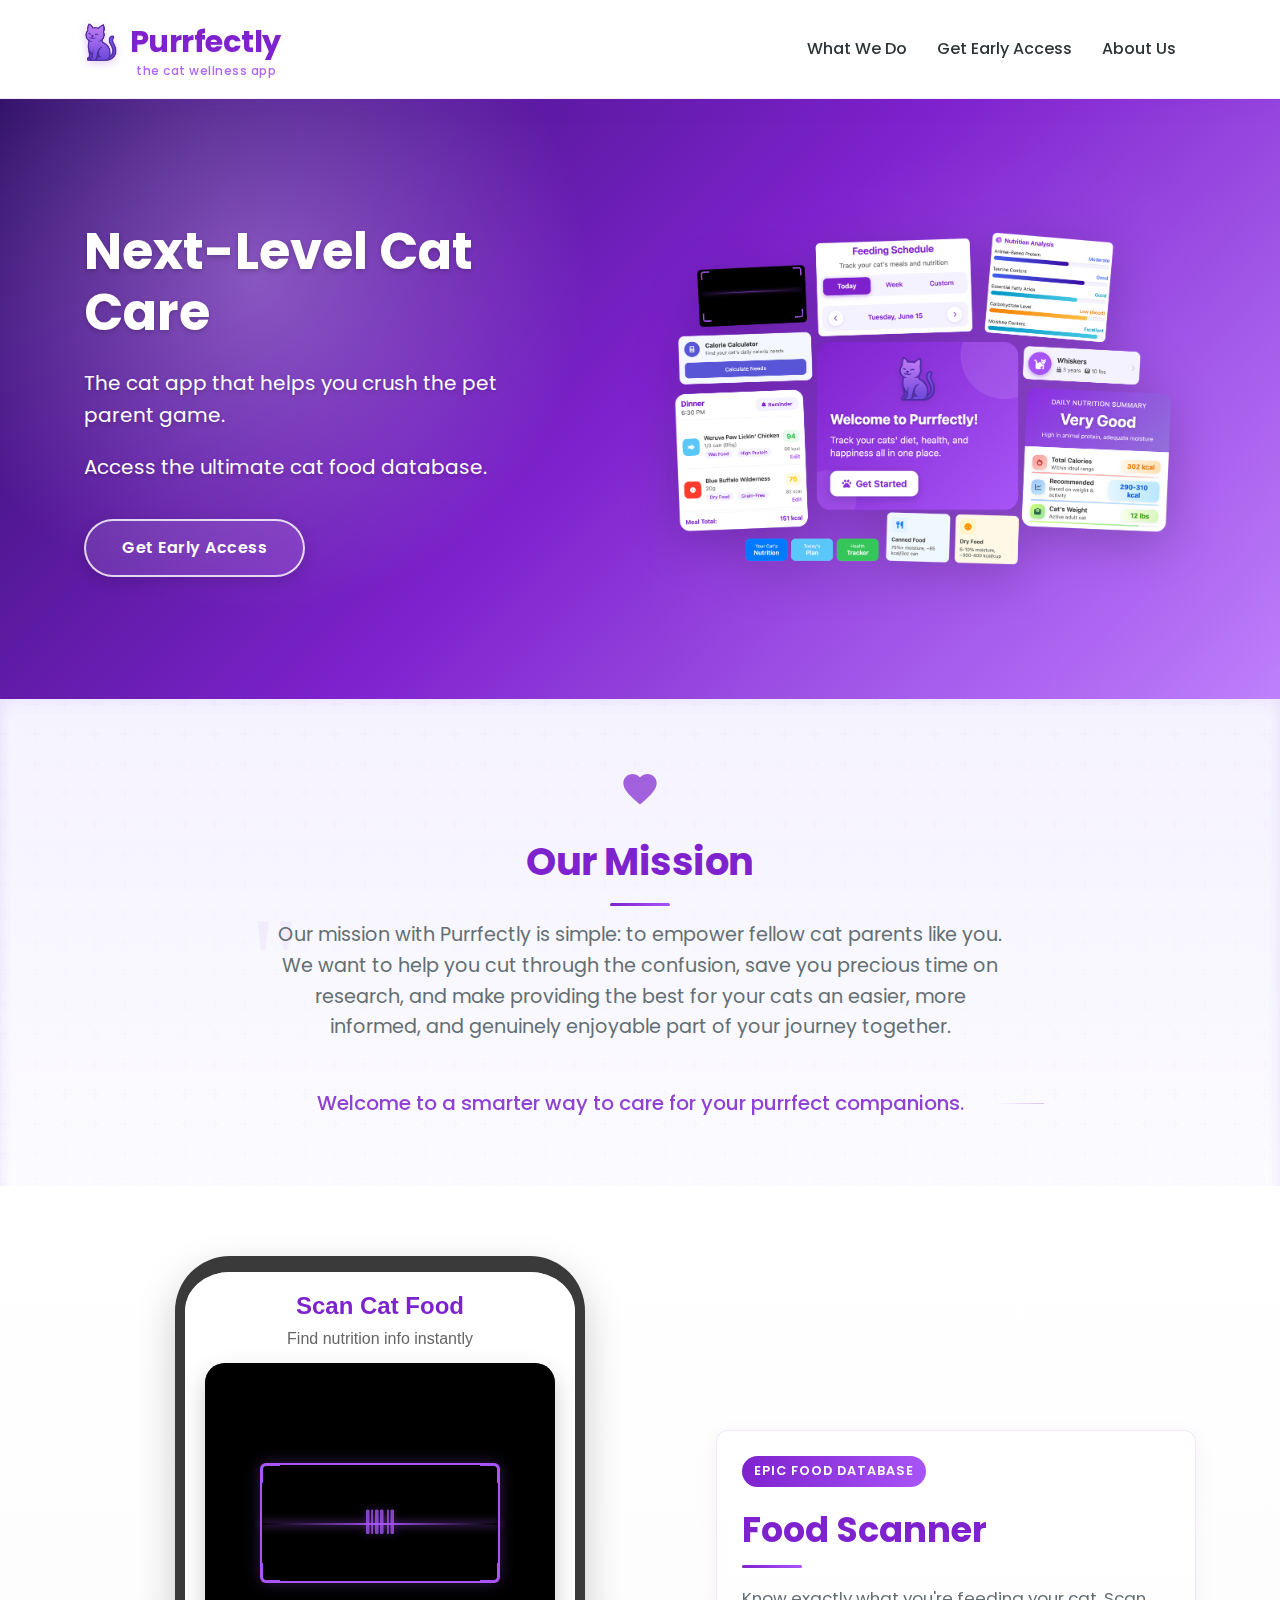
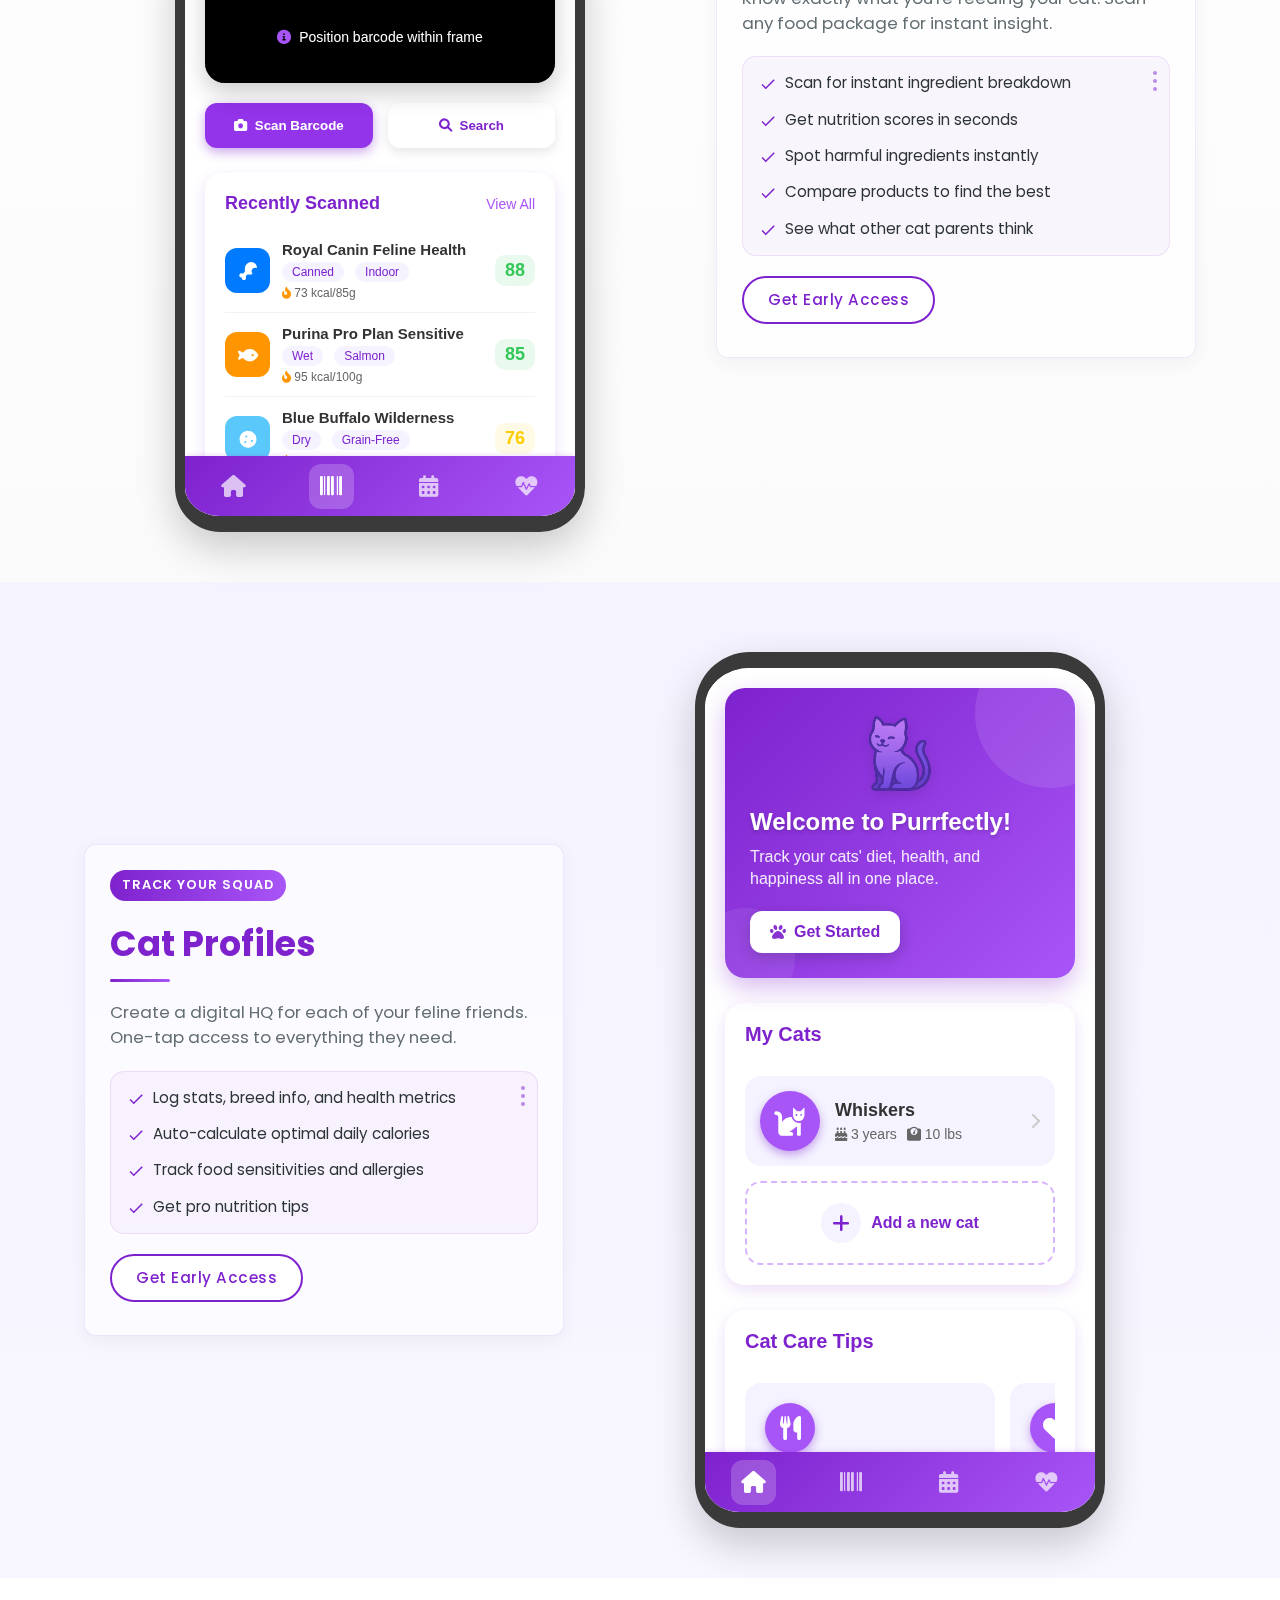
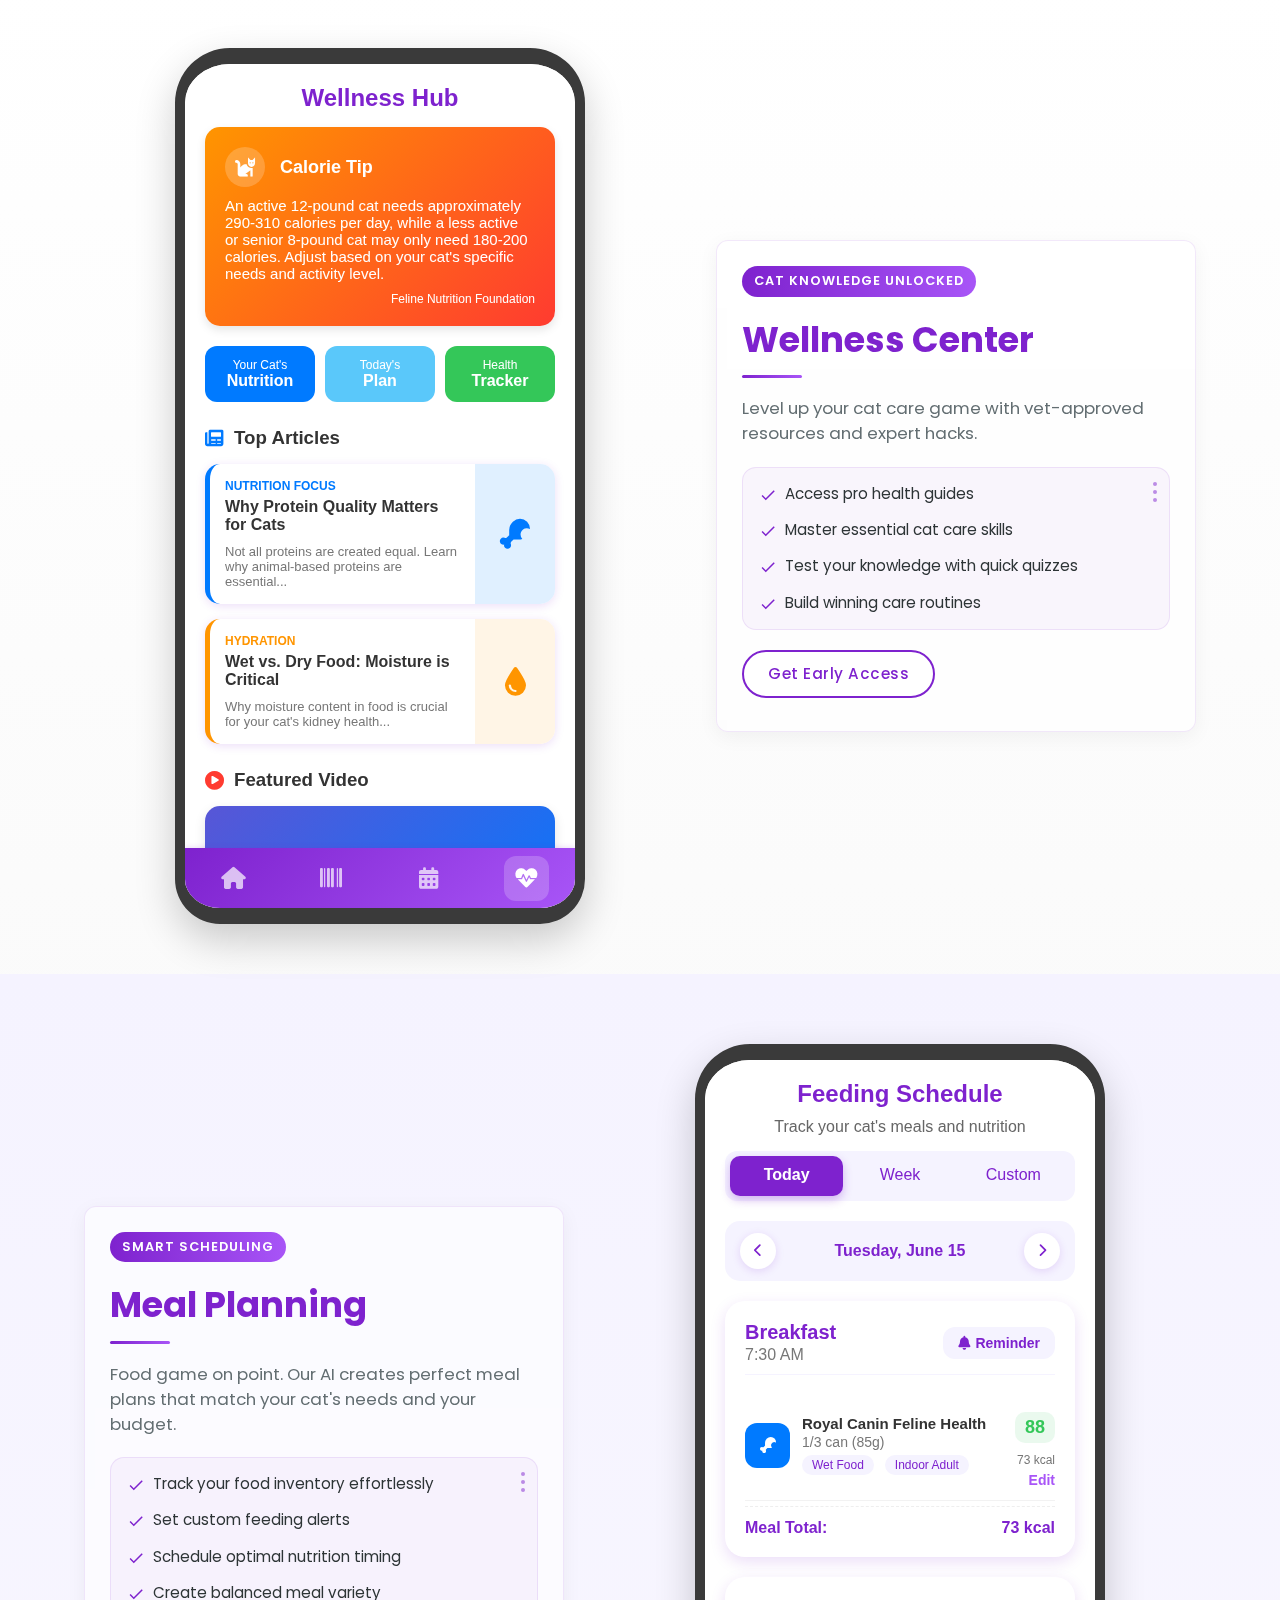
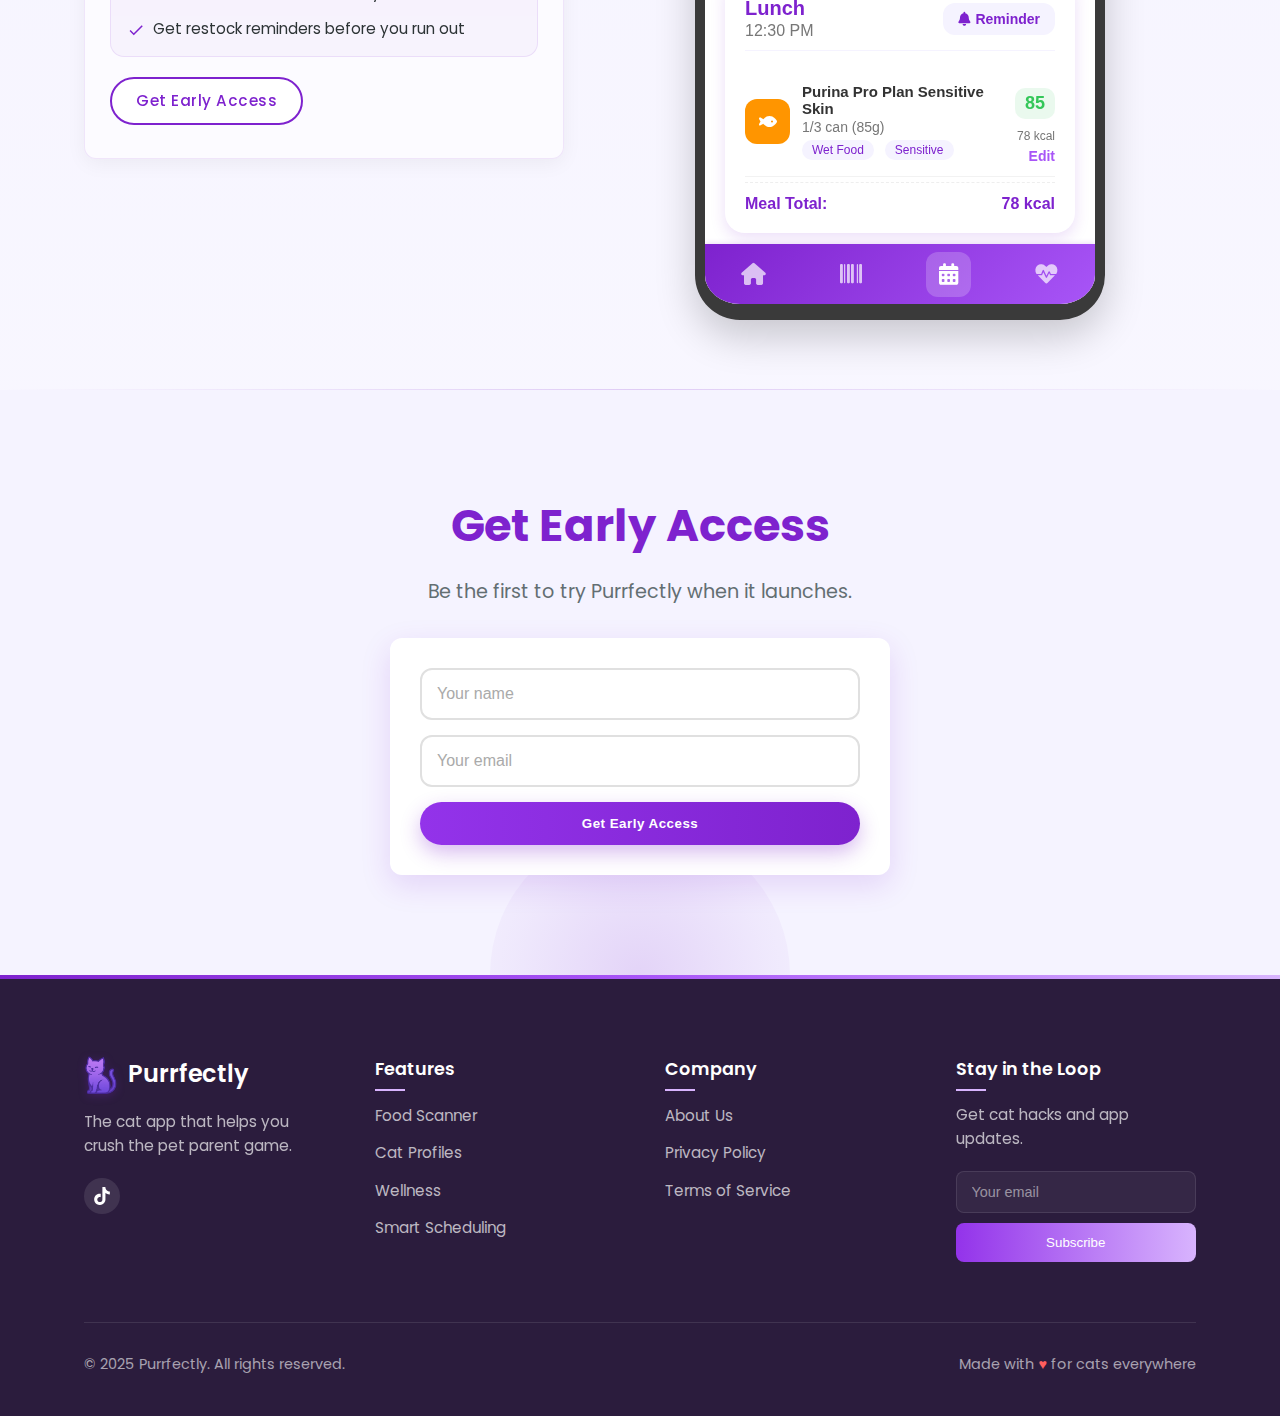
<file: index.html>
<!DOCTYPE html>
<html lang="en">
<head>
    <meta charset="UTF-8">
    <meta name="viewport" content="width=device-width, initial-scale=1.0, maximum-scale=1.0, user-scalable=no, viewport-fit=cover">
    <title>Purrfectly - Cat Wellness App</title>
    <link rel="icon" href="images/logo.png" type="image/png">
    <link rel="stylesheet" href="styles.css?v=1.4.2">
    <link rel="preconnect" href="https://fonts.googleapis.com">
    <link rel="preconnect" href="https://fonts.gstatic.com" crossorigin>
    <link href="https://fonts.googleapis.com/css2?family=Poppins:wght@300;400;500;600;700&display=swap" rel="stylesheet">
    <!-- iOS specific meta tags -->
    <meta name="apple-mobile-web-app-capable" content="yes">
    <meta name="apple-mobile-web-app-status-bar-style" content="black-translucent">
    <meta name="theme-color" content="#7e22ce">
    <style>
        /* Additional header styling */
        .logo-container {
            display: flex;
            flex-direction: column;
            align-items: flex-start;
        }
        
        .logo {
            margin-bottom: 2px;
        }
        
        .tagline {
            font-size: 0.75rem;
            color: var(--secondary-color);
            font-weight: 500;
            letter-spacing: 0.5px;
            margin-left: 52px;
            margin-top: -8px;
            opacity: 0.9;
        }
        
        @media (max-width: 768px) {
            .tagline {
                margin-left: 44px;
                font-size: 0.7rem;
            }
        }
    </style>
</head>
<body>
    <header>
        <div class="container">
            <div class="logo-container">
                <div class="logo">
                    <img src="images/logo.png" alt="Purrfectly Logo">
                    <h1>Purrfectly</h1>
                </div>
                <span class="tagline">the cat wellness app</span>
            </div>
            <nav class="main-nav">
                <ul>
                    <li><a href="#features">What We Do</a></li>
                    <li><a href="#download">Get Early Access</a></li>
                    <li><a href="about.html">About Us</a></li>
                </ul>
            </nav>
            <div class="header-actions">
                <button class="menu-toggle" aria-label="Toggle menu">
                    <span></span>
                    <span></span>
                    <span></span>
                </button>
            </div>
        </div>
    </header>

    <!-- Mobile Menu -->
    <div class="mobile-menu">
        <div class="mobile-logo">
            <div class="logo">
                <img src="images/logo.png" alt="Purrfectly Logo">
                <h1>Purrfectly</h1>
            </div>
            <span class="tagline">the cat wellness app</span>
        </div>
        <ul>
            <li><a href="#features">What We Do</a></li>
            <li><a href="#download">Get Early Access</a></li>
            <li><a href="about.html">About Us</a></li>
        </ul>
    </div>

    <section class="hero hero-test">
        <div class="container">
            <div class="hero-content">
                <h1>Next-Level Cat Care</h1>
                <p>The cat app that helps you crush the pet parent game.</p>
                <p>Access the ultimate cat food database.</p>
                <div class="hero-buttons">
                    <a href="#download" class="btn btn-outline">Get Early Access</a>
                    <!-- <a href="#features" class="btn btn-outline">Learn More</a> -->
                </div>
            </div>
            <div class="hero-image mobile-ui-fix">
                <img src="images/hero-features.png" alt="Purrfectly App Features" class="hero-features-image">
            </div>
        </div>
    </section>

    <!-- Mission Statement Section - Only visible on large displays -->
    <section class="mission-statement">
        <div class="container">
            <div class="mission-content">
                <div class="mission-icon">
                    <svg width="40" height="40" viewBox="0 0 24 24" fill="none" xmlns="http://www.w3.org/2000/svg">
                        <path d="M12 21.35L10.55 20.03C5.4 15.36 2 12.28 2 8.5C2 5.42 4.42 3 7.5 3C9.24 3 10.91 3.81 12 5.09C13.09 3.81 14.76 3 16.5 3C19.58 3 22 5.42 22 8.5C22 12.28 18.6 15.36 13.45 20.03L12 21.35Z" fill="#7e22ce" fill-opacity="0.7"/>
                    </svg>
                </div>
                <h2>Our Mission</h2>
                <p>Our mission with Purrfectly is simple: to empower fellow cat parents like you. We want to help you cut through the confusion, save you precious time on research, and make providing the best for your cats an easier, more informed, and genuinely enjoyable part of your journey together.</p>
                <p class="mission-tagline">Welcome to a smarter way to care for your purrfect companions.</p>
            </div>
        </div>
    </section>

    <!-- <section id="features" class="features-intro">
        <div class="container">
            <h2>Why Your Cat Needs This</h2>
            <p>All-in-one cat wellness platform with food analysis, health info, and meal planning. Built for your cat's best life.</p>
        </div>
    </section> -->

    <section id="food-scanner" class="app-section">
        <div class="container reverse">
            <div class="section-content">
                <div class="feature-badge">Epic Food Database</div>
                <h2>Food Scanner</h2>
                <p>Know exactly what you're feeding your cat. Scan any food package for instant insight.</p>
                <div class="feature-list-container">
                    <ul class="feature-list">
                        <li>Scan for instant ingredient breakdown</li>
                        <li>Get nutrition scores in seconds</li>
                        <li>Spot harmful ingredients instantly</li>
                        <li>Compare products to find the best</li>
                        <li>See what other cat parents think</li>
                    </ul>
                </div>
                <a href="#download" class="btn btn-secondary">Get Early Access</a>
            </div>
            <div class="iphones-wrapper">
                <div class="iphone-container">
                    <iframe src="screens/scanner.html" title="Food Scanner Screen" width="390" height="844" loading="lazy"></iframe>
                </div>
            </div>
        </div>
    </section>

    <section id="cat-profile" class="app-section">
        <div class="container">
            <div class="section-content">
                <div class="feature-badge">Track Your Squad</div>
                <h2>Cat Profiles</h2>
                <p>Create a digital HQ for each of your feline friends. One-tap access to everything they need.</p>
                <div class="feature-list-container">
                    <ul class="feature-list">
                        <li>Log stats, breed info, and health metrics</li>
                        <li>Auto-calculate optimal daily calories</li>
                        <li>Track food sensitivities and allergies</li>
                        <li>Get pro nutrition tips</li>
                    </ul>
                </div>
                <a href="#download" class="btn btn-secondary">Get Early Access</a>
            </div>
            <div class="iphones-wrapper">
                <div class="iphone-container">
                    <iframe src="screens/home.html" title="Cat Profiles Screen" width="390" height="844" loading="lazy"></iframe>
                </div>
            </div>
        </div>
    </section>

    <section id="wellness" class="app-section">
        <div class="container reverse">
            <div class="section-content">
                <div class="feature-badge">Cat Knowledge Unlocked</div>
                <h2>Wellness Center</h2>
                <p>Level up your cat care game with vet-approved resources and expert hacks.</p>
                <div class="feature-list-container">
                    <ul class="feature-list">
                        <li>Access pro health guides</li>
                        <li>Master essential cat care skills</li>
                        <li>Test your knowledge with quick quizzes</li>
                        <li>Build winning care routines</li>
                    </ul>
                </div>
                <a href="#download" class="btn btn-secondary">Get Early Access</a>
            </div>
            <div class="iphones-wrapper">
                <div class="iphone-container">
                    <iframe src="screens/wellness-hub.html" title="Wellness Hub Screen" width="390" height="844" loading="lazy"></iframe>
                </div>
            </div>
        </div>
    </section>

    <section id="scheduling" class="app-section">
        <div class="container">
            <div class="section-content">
                <div class="feature-badge">Smart Scheduling</div>
                <h2>Meal Planning</h2>
                <p>Food game on point. Our AI creates perfect meal plans that match your cat's needs and your budget.</p>
                <div class="feature-list-container">
                    <ul class="feature-list">
                        <li>Track your food inventory effortlessly</li>
                        <li>Set custom feeding alerts</li>
                        <li>Schedule optimal nutrition timing</li>
                        <li>Create balanced meal variety</li>
                        <li>Get restock reminders before you run out</li>
                    </ul>
                </div>
                <a href="#download" class="btn btn-secondary">Get Early Access</a>
            </div>
            <div class="iphones-wrapper">
                <div class="iphone-container">
                    <iframe src="screens/scheduler.html" title="Scheduler Screen" width="390" height="844" loading="lazy"></iframe>
                </div>
            </div>
        </div>
    </section>

    <!-- <section class="testimonials">
        <div class="container">
            <h2>Happy Cat Parents</h2>
            <div class="testimonial-slider">
                <div class="testimonial">
                    <p>"Purrfectly has been a game changer for me. I used to spend hours searching for the right food for my cats, but now I can just scan the barcode and know exactly what I'm feeding them."</p>
                    <div class="testimonial-author">- Luiza L.</div>
                </div>
            </div>
        </div>
    </section> -->

    <section id="download" class="download">
        <div class="container">
            <h2>Get Early Access</h2>
            <p>Be the first to try Purrfectly when it launches.</p>
            <div class="early-access-form">
                <form id="early-access-form" action="https://formsubmit.co/tylrelutz@gmail.com" method="POST">
                    <input type="hidden" name="_next" value="https://purrfectly.app/index.html">
                    <input type="hidden" name="_subject" value="New Early Access Signup!">
                    <div class="form-group">
                        <input type="text" id="name" name="name" placeholder="Your name" required aria-label="Name">
                    </div>
                    <div class="form-group">
                        <input type="email" id="email" name="email" placeholder="Your email" required aria-label="Email">
                    </div>
                    <button type="submit" class="btn btn-primary">Get Early Access</button>
                </form>
            </div>
        </div>
    </section>

    <footer>
        <div class="container">
            <div class="footer-grid">
                <div class="footer-brand">
                    <div class="logo">
                        <img src="images/logo.png" alt="Purrfectly Logo">
                        <h3>Purrfectly</h3>
                    </div>
                    <p>The cat app that helps you crush the pet parent game.</p>
                    <div class="social-links">
                        <!-- <a href="#" aria-label="Instagram"><i class="icon-instagram">Instagram</i></a> -->
                        <a href="https://www.tiktok.com/@purrfectly.app" aria-label="TikTok"><i class="icon-tiktok">TikTok</i></a>
                    </div>
                </div>
                
                <div class="footer-nav">
                    <h4>Features</h4>
                    <ul>
                        <li><a href="#food-scanner">Food Scanner</a></li>
                        <li><a href="#cat-profile">Cat Profiles</a></li>
                        <li><a href="#wellness">Wellness</a></li>
                        <li><a href="#scheduling">Smart Scheduling</a></li>
                    </ul>
                </div>
                
                <div class="footer-nav">
                    <h4>Company</h4>
                    <ul>
                        <li><a href="about.html">About Us</a></li>
                        <li><a href="privacy.html">Privacy Policy</a></li>
                        <li><a href="terms.html">Terms of Service</a></li>
                    </ul>
                </div>
                
                <div class="footer-subscribe">
                    <h4>Stay in the Loop</h4>
                    <p>Get cat hacks and app updates.</p>
                    <form class="subscribe-form" action="https://formsubmit.co/tylrelutz@gmail.com" method="POST">
                        <input type="hidden" name="_next" value="https://purrfectly.app/index.html">
                        <input type="hidden" name="_subject" value="New Newsletter Subscription">
                        <input type="email" name="email" placeholder="Your email" aria-label="Email" required>
                        <button type="submit" class="btn-subscribe">Subscribe</button>
                    </form>
                </div>
            </div>
            
            <div class="footer-bottom">
                <p>© 2025 Purrfectly. All rights reserved.</p>
                <p>Made with <span class="heart">♥</span> for cats everywhere</p>
            </div>
        </div>
    </footer>

    <!-- Include external JavaScript file -->
    <script src="script.js"></script>
    
    <!-- Additional script for mission statement animation -->
    <script>
        // Ensure mission statement animates correctly on large screens
        document.addEventListener('DOMContentLoaded', function() {
            // Add a slight delay to ensure animation happens after page load
            setTimeout(function() {
                const missionStatement = document.querySelector('.mission-statement');
                if (missionStatement && window.innerWidth >= 992) {
                    missionStatement.style.display = 'block';
                    // Force a reflow before adding the visible class
                    void missionStatement.offsetWidth;
                    missionStatement.style.opacity = '1';
                    missionStatement.style.transform = 'translateY(0)';
                }
            }, 300);
        });
    </script>
</body>
</html>
</file>
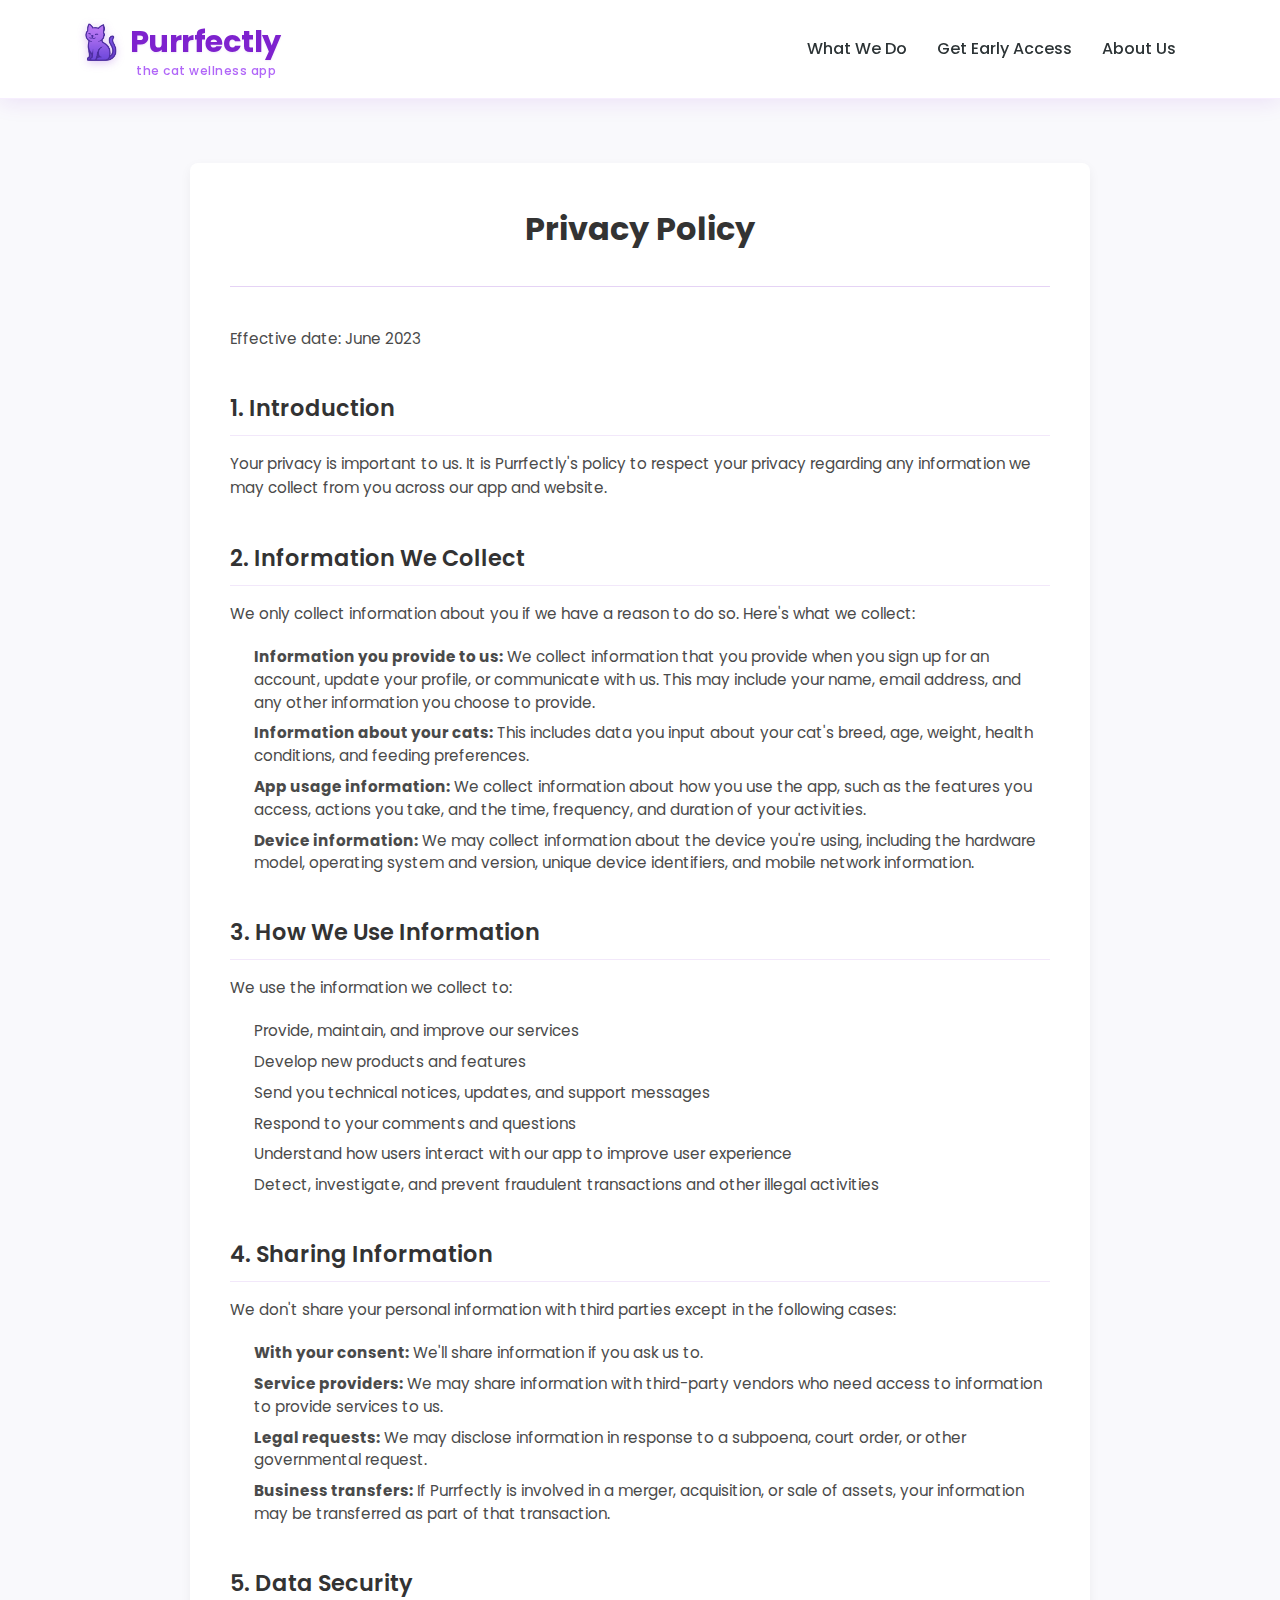
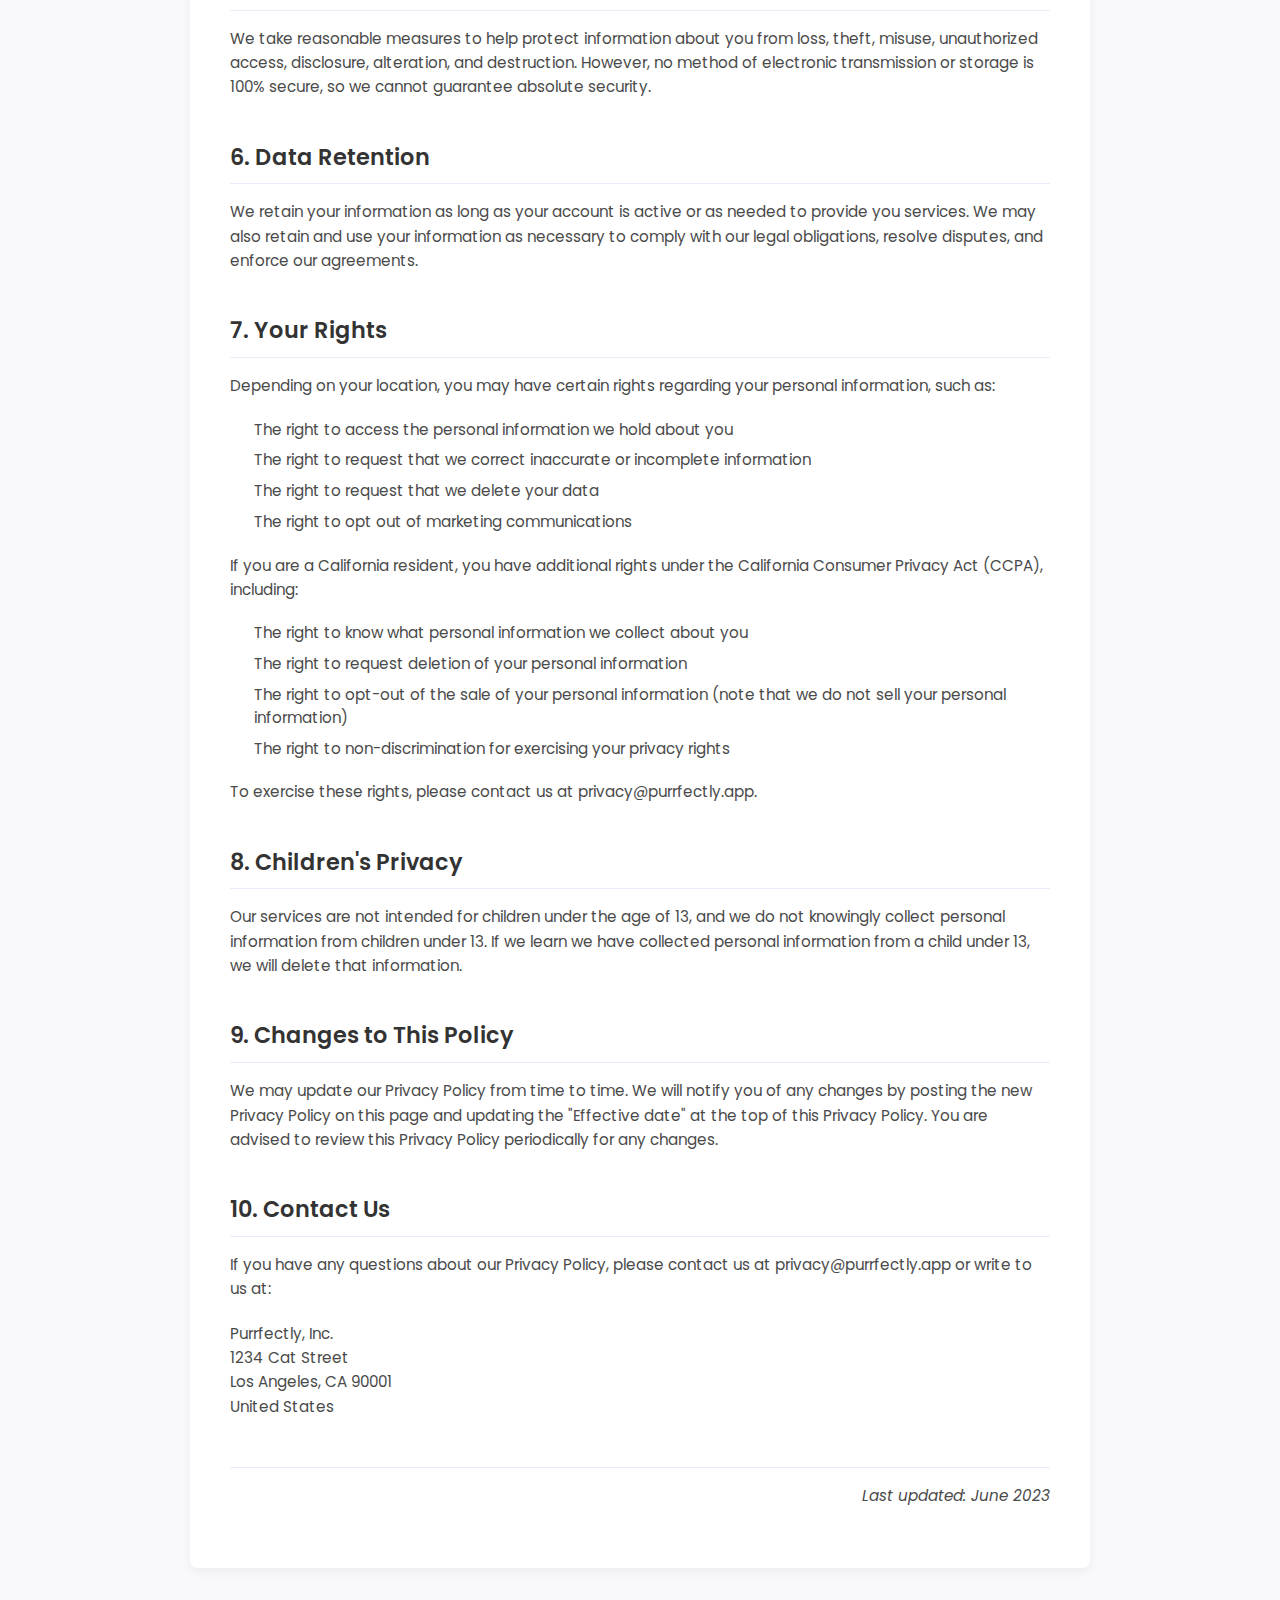
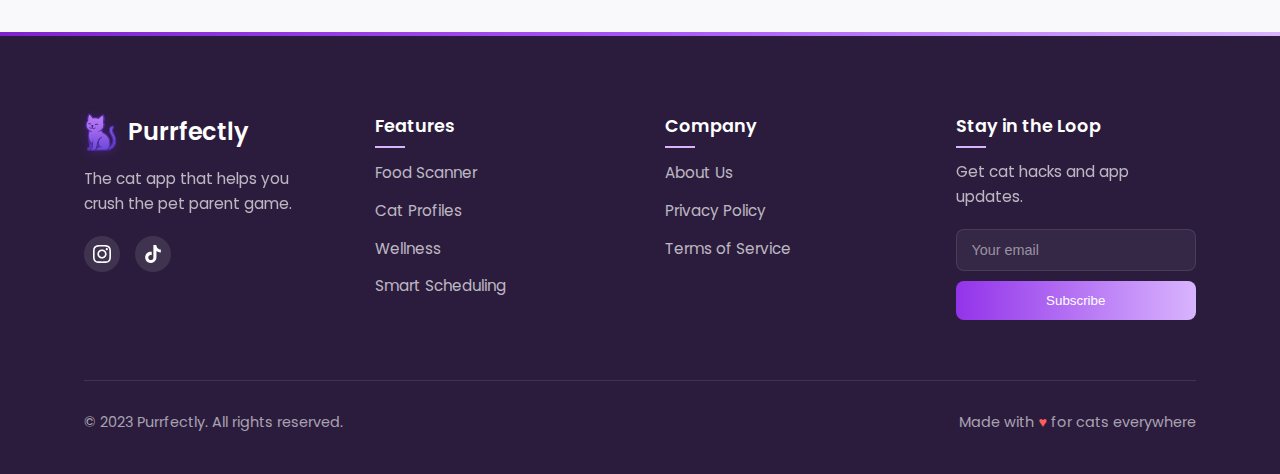
<file: privacy.html>
<!DOCTYPE html>
<html lang="en">
<head>
    <meta charset="UTF-8">
    <meta name="viewport" content="width=device-width, initial-scale=1.0, maximum-scale=1.0, user-scalable=no, viewport-fit=cover">
    <title>Privacy Policy - Purrfectly</title>
    <link rel="icon" href="images/logo.png" type="image/png">
    <link rel="stylesheet" href="styles.css?v=1.3.0">
    <link rel="preconnect" href="https://fonts.googleapis.com">
    <link rel="preconnect" href="https://fonts.gstatic.com" crossorigin>
    <link href="https://fonts.googleapis.com/css2?family=Poppins:wght@300;400;500;600;700&display=swap" rel="stylesheet">
    <!-- iOS specific meta tags -->
    <meta name="apple-mobile-web-app-capable" content="yes">
    <meta name="apple-mobile-web-app-status-bar-style" content="black-translucent">
    <meta name="theme-color" content="#7e22ce">
    <style>
        /* Additional header styling */
        .logo-container {
            display: flex;
            flex-direction: column;
            align-items: flex-start;
        }
        
        .logo {
            margin-bottom: 2px;
        }
        
        .tagline {
            font-size: 0.75rem;
            color: var(--secondary-color);
            font-weight: 500;
            letter-spacing: 0.5px;
            margin-left: 52px;
            margin-top: -8px;
            opacity: 0.9;
        }
        
        @media (max-width: 768px) {
            .tagline {
                margin-left: 44px;
                font-size: 0.7rem;
            }
        }

        /* Privacy page specific styles */
        .privacy-section {
            padding: 4rem 0;
            background: #f9f9fc;
            position: relative;
            overflow: hidden;
        }

        .privacy-content {
            position: relative;
            z-index: 1;
            max-width: 900px;
            margin: 0 auto;
            background: white;
            padding: 2.5rem;
            border-radius: 8px;
            box-shadow: 0 4px 12px rgba(0, 0, 0, 0.05);
        }

        .privacy-header {
            text-align: center;
            margin-bottom: 2.5rem;
            position: relative;
            padding-bottom: 1rem;
            border-bottom: 1px solid rgba(126, 34, 206, 0.2);
        }

        .privacy-content h1 {
            margin-bottom: 1rem;
            font-size: 2rem;
            color: #333;
        }

        .privacy-content p {
            margin-bottom: 1.25rem;
            font-size: 0.95rem;
            line-height: 1.6;
            color: #4a4a4a;
        }

        .privacy-content h2 {
            margin: 2.5rem 0 1rem;
            font-size: 1.4rem;
            position: relative;
            color: #333;
            font-weight: 600;
            padding-bottom: 0.5rem;
            border-bottom: 1px solid rgba(126, 34, 206, 0.1);
        }

        .privacy-content ul {
            margin-bottom: 1.25rem;
            padding-left: 1.5rem;
        }

        .privacy-content li {
            margin-bottom: 0.5rem;
            font-size: 0.95rem;
            line-height: 1.5;
            color: #4a4a4a;
        }

        .privacy-content a {
            color: var(--primary-color);
            text-decoration: none;
            font-weight: 500;
        }

        .privacy-content a:hover {
            text-decoration: underline;
        }

        .last-updated {
            font-style: italic;
            color: #6b7280;
            margin-top: 3rem;
            font-size: 0.85rem;
            text-align: right;
            padding-top: 1rem;
            border-top: 1px solid rgba(126, 34, 206, 0.1);
        }

        .legal-document {
            font-family: 'Poppins', sans-serif;
            font-size: 0.95rem;
            line-height: 1.6;
        }

        @media (max-width: 768px) {
            .privacy-section {
                padding: 2rem 0;
            }
            
            .privacy-content {
                padding: 1.5rem;
            }
            
            .privacy-content h1 {
                font-size: 1.75rem;
            }
            
            .privacy-content h2 {
                font-size: 1.25rem;
            }
        }
    </style>
</head>
<body>
    <header>
        <div class="container">
            <div class="logo-container">
                <div class="logo">
                    <img src="images/logo.png" alt="Purrfectly Logo">
                    <h1>Purrfectly</h1>
                </div>
                <span class="tagline">the cat wellness app</span>
            </div>
            <nav class="main-nav">
                <ul>
                    <li><a href="index.html#features">What We Do</a></li>
                    <li><a href="index.html#download">Get Early Access</a></li>
                    <li><a href="about.html">About Us</a></li>
                </ul>
            </nav>
            <div class="header-actions">
                <button class="menu-toggle" aria-label="Toggle menu">
                    <span></span>
                    <span></span>
                    <span></span>
                </button>
            </div>
        </div>
    </header>

    <!-- Mobile Menu -->
    <div class="mobile-menu">
        <div class="mobile-logo">
            <div class="logo">
                <img src="images/logo.png" alt="Purrfectly Logo">
                <h1>Purrfectly</h1>
            </div>
            <span class="tagline">the cat wellness app</span>
        </div>
        <ul>
            <li><a href="index.html#features">What We Do</a></li>
            <li><a href="index.html#download">Get Early Access</a></li>
            <li><a href="about.html">About Us</a></li>
        </ul>
    </div>

    <section class="privacy-section">
        <div class="container">
            <div class="privacy-content">
                <div class="privacy-header">
                    <h1>Privacy Policy</h1>
                </div>

                <div class="legal-document">
                    <p>Effective date: June 2023</p>
                    
                    <h2 id="introduction">1. Introduction</h2>
                    <p>Your privacy is important to us. It is Purrfectly's policy to respect your privacy regarding any information we may collect from you across our app and website.</p>

                    <h2 id="information-we-collect">2. Information We Collect</h2>
                    <p>We only collect information about you if we have a reason to do so. Here's what we collect:</p>
                    <ul>
                        <li><strong>Information you provide to us:</strong> We collect information that you provide when you sign up for an account, update your profile, or communicate with us. This may include your name, email address, and any other information you choose to provide.</li>
                        <li><strong>Information about your cats:</strong> This includes data you input about your cat's breed, age, weight, health conditions, and feeding preferences.</li>
                        <li><strong>App usage information:</strong> We collect information about how you use the app, such as the features you access, actions you take, and the time, frequency, and duration of your activities.</li>
                        <li><strong>Device information:</strong> We may collect information about the device you're using, including the hardware model, operating system and version, unique device identifiers, and mobile network information.</li>
                    </ul>

                    <h2 id="how-we-use-information">3. How We Use Information</h2>
                    <p>We use the information we collect to:</p>
                    <ul>
                        <li>Provide, maintain, and improve our services</li>
                        <li>Develop new products and features</li>
                        <li>Send you technical notices, updates, and support messages</li>
                        <li>Respond to your comments and questions</li>
                        <li>Understand how users interact with our app to improve user experience</li>
                        <li>Detect, investigate, and prevent fraudulent transactions and other illegal activities</li>
                    </ul>

                    <h2 id="sharing-information">4. Sharing Information</h2>
                    <p>We don't share your personal information with third parties except in the following cases:</p>
                    <ul>
                        <li><strong>With your consent:</strong> We'll share information if you ask us to.</li>
                        <li><strong>Service providers:</strong> We may share information with third-party vendors who need access to information to provide services to us.</li>
                        <li><strong>Legal requests:</strong> We may disclose information in response to a subpoena, court order, or other governmental request.</li>
                        <li><strong>Business transfers:</strong> If Purrfectly is involved in a merger, acquisition, or sale of assets, your information may be transferred as part of that transaction.</li>
                    </ul>

                    <h2 id="data-security">5. Data Security</h2>
                    <p>We take reasonable measures to help protect information about you from loss, theft, misuse, unauthorized access, disclosure, alteration, and destruction. However, no method of electronic transmission or storage is 100% secure, so we cannot guarantee absolute security.</p>

                    <h2 id="data-retention">6. Data Retention</h2>
                    <p>We retain your information as long as your account is active or as needed to provide you services. We may also retain and use your information as necessary to comply with our legal obligations, resolve disputes, and enforce our agreements.</p>

                    <h2 id="your-rights">7. Your Rights</h2>
                    <p>Depending on your location, you may have certain rights regarding your personal information, such as:</p>
                    <ul>
                        <li>The right to access the personal information we hold about you</li>
                        <li>The right to request that we correct inaccurate or incomplete information</li>
                        <li>The right to request that we delete your data</li>
                        <li>The right to opt out of marketing communications</li>
                    </ul>
                    <p>If you are a California resident, you have additional rights under the California Consumer Privacy Act (CCPA), including:</p>
                    <ul>
                        <li>The right to know what personal information we collect about you</li>
                        <li>The right to request deletion of your personal information</li>
                        <li>The right to opt-out of the sale of your personal information (note that we do not sell your personal information)</li>
                        <li>The right to non-discrimination for exercising your privacy rights</li>
                    </ul>
                    <p>To exercise these rights, please contact us at privacy@purrfectly.app.</p>

                    <h2 id="childrens-privacy">8. Children's Privacy</h2>
                    <p>Our services are not intended for children under the age of 13, and we do not knowingly collect personal information from children under 13. If we learn we have collected personal information from a child under 13, we will delete that information.</p>

                    <h2 id="changes-to-policy">9. Changes to This Policy</h2>
                    <p>We may update our Privacy Policy from time to time. We will notify you of any changes by posting the new Privacy Policy on this page and updating the "Effective date" at the top of this Privacy Policy. You are advised to review this Privacy Policy periodically for any changes.</p>

                    <h2 id="contact-us">10. Contact Us</h2>
                    <p>If you have any questions about our Privacy Policy, please contact us at privacy@purrfectly.app or write to us at:</p>
                    <p>
                        Purrfectly, Inc.<br>
                        1234 Cat Street<br>
                        Los Angeles, CA 90001<br>
                        United States
                    </p>

                    <p class="last-updated">Last updated: June 2023</p>
                </div>
            </div>
        </div>
    </section>

    <footer>
        <div class="container">
            <div class="footer-grid">
                <div class="footer-brand">
                    <div class="logo">
                        <img src="images/logo.png" alt="Purrfectly Logo">
                        <h3>Purrfectly</h3>
                    </div>
                    <p>The cat app that helps you crush the pet parent game.</p>
                    <div class="social-links">
                        <a href="#" aria-label="Instagram"><i class="icon-instagram">Instagram</i></a>
                        <a href="#" aria-label="TikTok"><i class="icon-tiktok">TikTok</i></a>
                    </div>
                </div>
                
                <div class="footer-nav">
                    <h4>Features</h4>
                    <ul>
                        <li><a href="index.html#food-scanner">Food Scanner</a></li>
                        <li><a href="index.html#cat-profile">Cat Profiles</a></li>
                        <li><a href="index.html#wellness">Wellness</a></li>
                        <li><a href="index.html#scheduling">Smart Scheduling</a></li>
                    </ul>
                </div>
                
                <div class="footer-nav">
                    <h4>Company</h4>
                    <ul>
                        <li><a href="about.html">About Us</a></li>
                        <li><a href="privacy.html">Privacy Policy</a></li>
                        <li><a href="terms.html">Terms of Service</a></li>
                    </ul>
                </div>
                
                <div class="footer-subscribe">
                    <h4>Stay in the Loop</h4>
                    <p>Get cat hacks and app updates.</p>
                    <form class="subscribe-form" action="https://formsubmit.co/tylrelutz@gmail.com" method="POST">
                        <input type="hidden" name="_next" value="https://purrfectly.app/privacy.html">
                        <input type="hidden" name="_subject" value="New Newsletter Subscription">
                        <input type="email" name="email" placeholder="Your email" aria-label="Email" required>
                        <button type="submit" class="btn-subscribe">Subscribe</button>
                    </form>
                </div>
            </div>
            
            <div class="footer-bottom">
                <p>© 2023 Purrfectly. All rights reserved.</p>
                <p>Made with <span class="heart">♥</span> for cats everywhere</p>
            </div>
        </div>
    </footer>
    
    <!-- Include external JavaScript file -->
    <script src="script.js"></script>
</body>
</html>
</file>
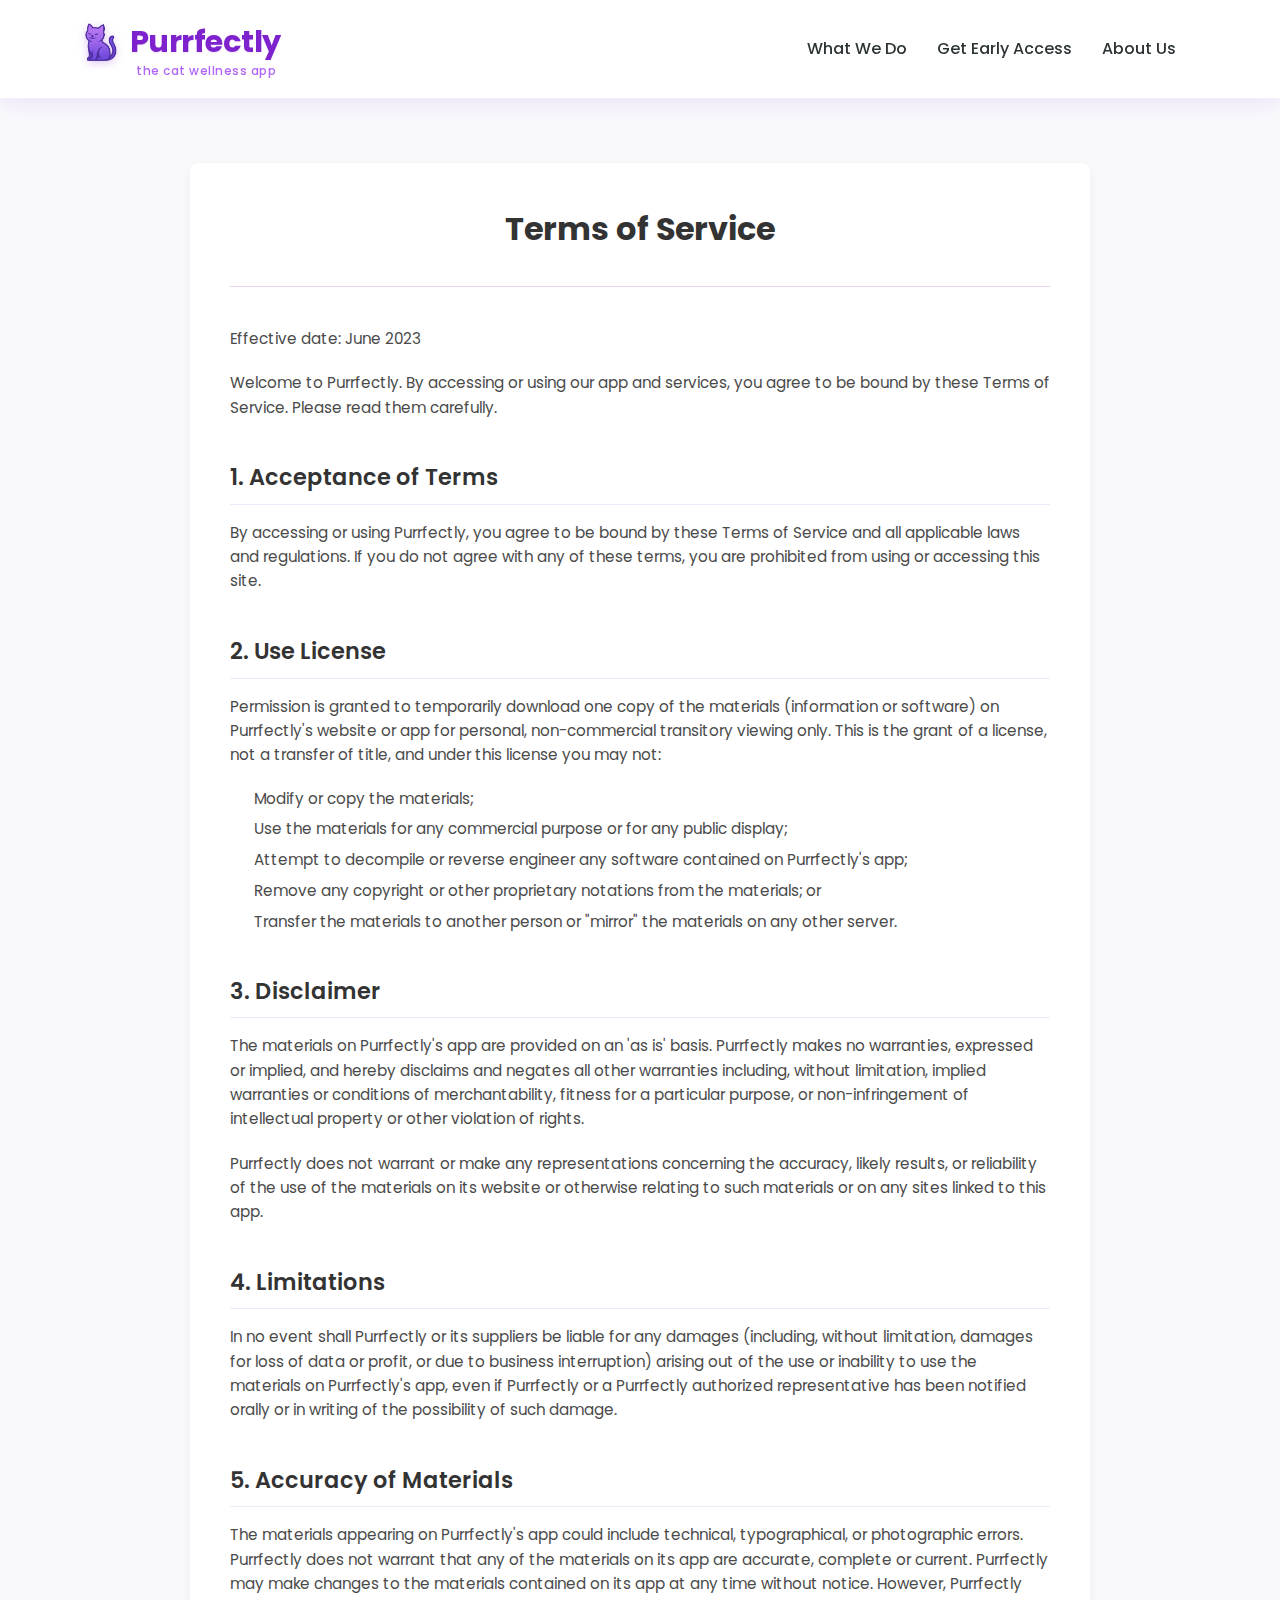
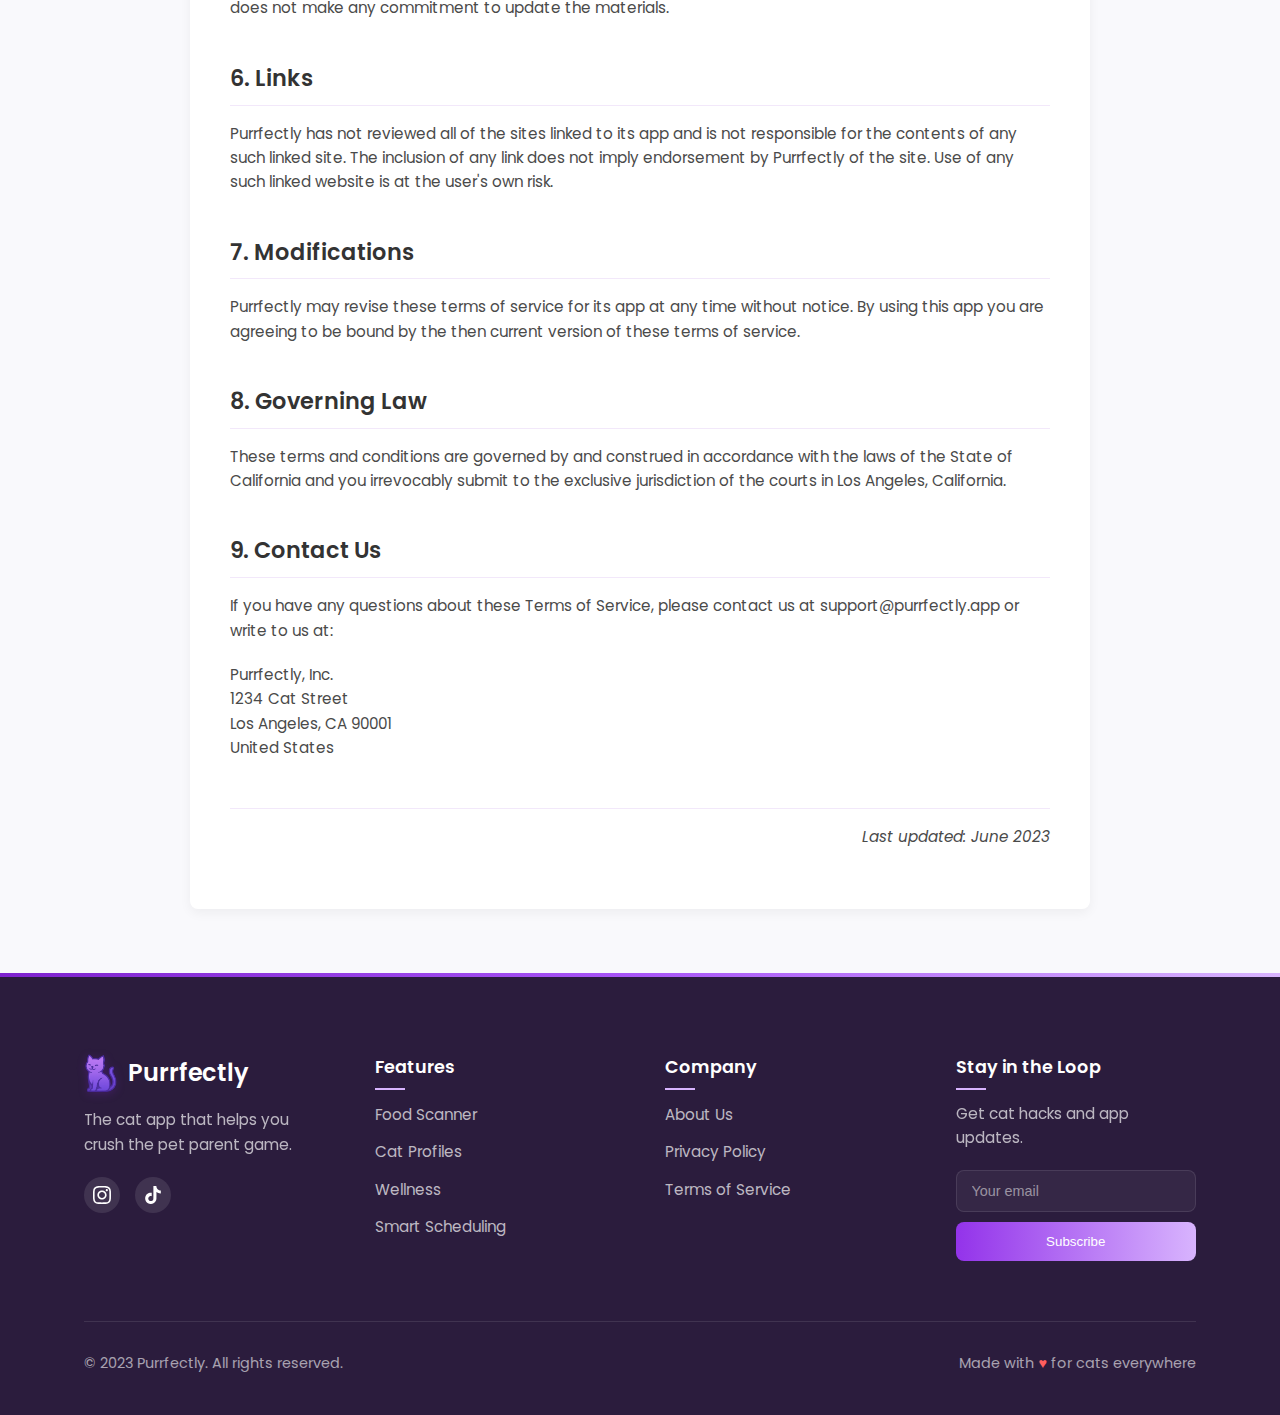
<file: terms.html>
<!DOCTYPE html>
<html lang="en">
<head>
    <meta charset="UTF-8">
    <meta name="viewport" content="width=device-width, initial-scale=1.0, maximum-scale=1.0, user-scalable=no, viewport-fit=cover">
    <title>Terms of Service - Purrfectly</title>
    <link rel="icon" href="images/logo.png" type="image/png">
    <link rel="stylesheet" href="styles.css?v=1.3.0">
    <link rel="preconnect" href="https://fonts.googleapis.com">
    <link rel="preconnect" href="https://fonts.gstatic.com" crossorigin>
    <link href="https://fonts.googleapis.com/css2?family=Poppins:wght@300;400;500;600;700&display=swap" rel="stylesheet">
    <!-- iOS specific meta tags -->
    <meta name="apple-mobile-web-app-capable" content="yes">
    <meta name="apple-mobile-web-app-status-bar-style" content="black-translucent">
    <meta name="theme-color" content="#7e22ce">
    <style>
        /* Additional header styling */
        .logo-container {
            display: flex;
            flex-direction: column;
            align-items: flex-start;
        }
        
        .logo {
            margin-bottom: 2px;
        }
        
        .tagline {
            font-size: 0.75rem;
            color: var(--secondary-color);
            font-weight: 500;
            letter-spacing: 0.5px;
            margin-left: 52px;
            margin-top: -8px;
            opacity: 0.9;
        }
        
        @media (max-width: 768px) {
            .tagline {
                margin-left: 44px;
                font-size: 0.7rem;
            }
        }

        /* Terms page specific styles */
        .terms-section {
            padding: 4rem 0;
            background: #f9f9fc;
            position: relative;
            overflow: hidden;
        }

        .terms-content {
            position: relative;
            z-index: 1;
            max-width: 900px;
            margin: 0 auto;
            background: white;
            padding: 2.5rem;
            border-radius: 8px;
            box-shadow: 0 4px 12px rgba(0, 0, 0, 0.05);
        }

        .terms-header {
            text-align: center;
            margin-bottom: 2.5rem;
            position: relative;
            padding-bottom: 1rem;
            border-bottom: 1px solid rgba(126, 34, 206, 0.2);
        }

        .terms-content h1 {
            margin-bottom: 1rem;
            font-size: 2rem;
            color: #333;
        }

        .terms-content p {
            margin-bottom: 1.25rem;
            font-size: 0.95rem;
            line-height: 1.6;
            color: #4a4a4a;
        }

        .terms-content h2 {
            margin: 2.5rem 0 1rem;
            font-size: 1.4rem;
            position: relative;
            color: #333;
            font-weight: 600;
            padding-bottom: 0.5rem;
            border-bottom: 1px solid rgba(126, 34, 206, 0.1);
        }

        .terms-content ul {
            margin-bottom: 1.25rem;
            padding-left: 1.5rem;
        }

        .terms-content li {
            margin-bottom: 0.5rem;
            font-size: 0.95rem;
            line-height: 1.5;
            color: #4a4a4a;
        }

        .terms-content a {
            color: var(--primary-color);
            text-decoration: none;
            font-weight: 500;
        }

        .terms-content a:hover {
            text-decoration: underline;
        }

        .last-updated {
            font-style: italic;
            color: #6b7280;
            margin-top: 3rem;
            font-size: 0.85rem;
            text-align: right;
            padding-top: 1rem;
            border-top: 1px solid rgba(126, 34, 206, 0.1);
        }

        .legal-document {
            font-family: 'Poppins', sans-serif;
            font-size: 0.95rem;
            line-height: 1.6;
        }

        @media (max-width: 768px) {
            .terms-section {
                padding: 2rem 0;
            }
            
            .terms-content {
                padding: 1.5rem;
            }
            
            .terms-content h1 {
                font-size: 1.75rem;
            }
            
            .terms-content h2 {
                font-size: 1.25rem;
            }
        }
    </style>
</head>
<body>
    <header>
        <div class="container">
            <div class="logo-container">
                <div class="logo">
                    <img src="images/logo.png" alt="Purrfectly Logo">
                    <h1>Purrfectly</h1>
                </div>
                <span class="tagline">the cat wellness app</span>
            </div>
            <nav class="main-nav">
                <ul>
                    <li><a href="index.html#features">What We Do</a></li>
                    <li><a href="index.html#download">Get Early Access</a></li>
                    <li><a href="about.html">About Us</a></li>
                </ul>
            </nav>
            <div class="header-actions">
                <button class="menu-toggle" aria-label="Toggle menu">
                    <span></span>
                    <span></span>
                    <span></span>
                </button>
            </div>
        </div>
    </header>

    <!-- Mobile Menu -->
    <div class="mobile-menu">
        <div class="mobile-logo">
            <div class="logo">
                <img src="images/logo.png" alt="Purrfectly Logo">
                <h1>Purrfectly</h1>
            </div>
            <span class="tagline">the cat wellness app</span>
        </div>
        <ul>
            <li><a href="index.html#features">What We Do</a></li>
            <li><a href="index.html#download">Get Early Access</a></li>
            <li><a href="about.html">About Us</a></li>
        </ul>
    </div>

    <section class="terms-section">
        <div class="container">
            <div class="terms-content">
                <div class="terms-header">
                    <h1>Terms of Service</h1>
                </div>

                <div class="legal-document">
                    <p>Effective date: June 2023</p>
                    
                    <p>Welcome to Purrfectly. By accessing or using our app and services, you agree to be bound by these Terms of Service. Please read them carefully.</p>

                    <h2 id="acceptance">1. Acceptance of Terms</h2>
                    <p>By accessing or using Purrfectly, you agree to be bound by these Terms of Service and all applicable laws and regulations. If you do not agree with any of these terms, you are prohibited from using or accessing this site.</p>

                    <h2 id="use-license">2. Use License</h2>
                    <p>Permission is granted to temporarily download one copy of the materials (information or software) on Purrfectly's website or app for personal, non-commercial transitory viewing only. This is the grant of a license, not a transfer of title, and under this license you may not:</p>
                    <ul>
                        <li>Modify or copy the materials;</li>
                        <li>Use the materials for any commercial purpose or for any public display;</li>
                        <li>Attempt to decompile or reverse engineer any software contained on Purrfectly's app;</li>
                        <li>Remove any copyright or other proprietary notations from the materials; or</li>
                        <li>Transfer the materials to another person or "mirror" the materials on any other server.</li>
                    </ul>

                    <h2 id="disclaimer">3. Disclaimer</h2>
                    <p>The materials on Purrfectly's app are provided on an 'as is' basis. Purrfectly makes no warranties, expressed or implied, and hereby disclaims and negates all other warranties including, without limitation, implied warranties or conditions of merchantability, fitness for a particular purpose, or non-infringement of intellectual property or other violation of rights.</p>
                    <p>Purrfectly does not warrant or make any representations concerning the accuracy, likely results, or reliability of the use of the materials on its website or otherwise relating to such materials or on any sites linked to this app.</p>

                    <h2 id="limitations">4. Limitations</h2>
                    <p>In no event shall Purrfectly or its suppliers be liable for any damages (including, without limitation, damages for loss of data or profit, or due to business interruption) arising out of the use or inability to use the materials on Purrfectly's app, even if Purrfectly or a Purrfectly authorized representative has been notified orally or in writing of the possibility of such damage.</p>

                    <h2 id="accuracy">5. Accuracy of Materials</h2>
                    <p>The materials appearing on Purrfectly's app could include technical, typographical, or photographic errors. Purrfectly does not warrant that any of the materials on its app are accurate, complete or current. Purrfectly may make changes to the materials contained on its app at any time without notice. However, Purrfectly does not make any commitment to update the materials.</p>

                    <h2 id="links">6. Links</h2>
                    <p>Purrfectly has not reviewed all of the sites linked to its app and is not responsible for the contents of any such linked site. The inclusion of any link does not imply endorsement by Purrfectly of the site. Use of any such linked website is at the user's own risk.</p>

                    <h2 id="modifications">7. Modifications</h2>
                    <p>Purrfectly may revise these terms of service for its app at any time without notice. By using this app you are agreeing to be bound by the then current version of these terms of service.</p>

                    <h2 id="governing-law">8. Governing Law</h2>
                    <p>These terms and conditions are governed by and construed in accordance with the laws of the State of California and you irrevocably submit to the exclusive jurisdiction of the courts in Los Angeles, California.</p>

                    <h2 id="contact-us">9. Contact Us</h2>
                    <p>If you have any questions about these Terms of Service, please contact us at support@purrfectly.app or write to us at:</p>
                    <p>
                        Purrfectly, Inc.<br>
                        1234 Cat Street<br>
                        Los Angeles, CA 90001<br>
                        United States
                    </p>

                    <p class="last-updated">Last updated: June 2023</p>
                </div>
            </div>
        </div>
    </section>

    <footer>
        <div class="container">
            <div class="footer-grid">
                <div class="footer-brand">
                    <div class="logo">
                        <img src="images/logo.png" alt="Purrfectly Logo">
                        <h3>Purrfectly</h3>
                    </div>
                    <p>The cat app that helps you crush the pet parent game.</p>
                    <div class="social-links">
                        <a href="#" aria-label="Instagram"><i class="icon-instagram">Instagram</i></a>
                        <a href="#" aria-label="TikTok"><i class="icon-tiktok">TikTok</i></a>
                    </div>
                </div>
                
                <div class="footer-nav">
                    <h4>Features</h4>
                    <ul>
                        <li><a href="index.html#food-scanner">Food Scanner</a></li>
                        <li><a href="index.html#cat-profile">Cat Profiles</a></li>
                        <li><a href="index.html#wellness">Wellness</a></li>
                        <li><a href="index.html#scheduling">Smart Scheduling</a></li>
                    </ul>
                </div>
                
                <div class="footer-nav">
                    <h4>Company</h4>
                    <ul>
                        <li><a href="about.html">About Us</a></li>
                        <li><a href="privacy.html">Privacy Policy</a></li>
                        <li><a href="terms.html">Terms of Service</a></li>
                    </ul>
                </div>
                
                <div class="footer-subscribe">
                    <h4>Stay in the Loop</h4>
                    <p>Get cat hacks and app updates.</p>
                    <form class="subscribe-form" action="https://formsubmit.co/tylrelutz@gmail.com" method="POST">
                        <input type="hidden" name="_next" value="https://purrfectly.app/terms.html">
                        <input type="hidden" name="_subject" value="New Newsletter Subscription">
                        <input type="email" name="email" placeholder="Your email" aria-label="Email" required>
                        <button type="submit" class="btn-subscribe">Subscribe</button>
                    </form>
                </div>
            </div>
            
            <div class="footer-bottom">
                <p>© 2023 Purrfectly. All rights reserved.</p>
                <p>Made with <span class="heart">♥</span> for cats everywhere</p>
            </div>
        </div>
    </footer>
    
    <!-- Include external JavaScript file -->
    <script src="script.js"></script>
</body>
</html>
</file>
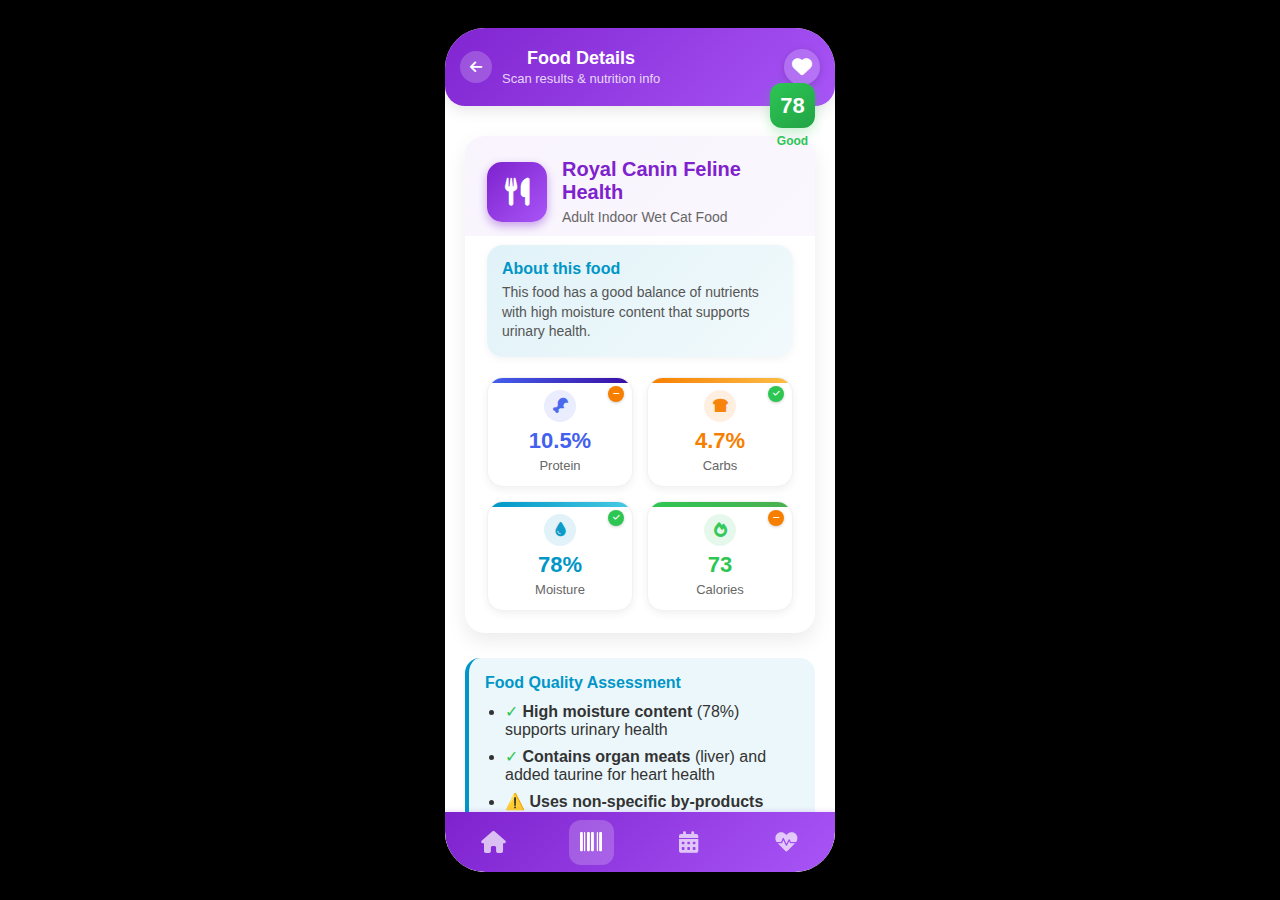
<file: screens/food-info.html>
<!DOCTYPE html>
<html lang="en">
<head>
    <meta charset="UTF-8">
    <meta name="viewport" content="width=device-width, initial-scale=1.0">
    <title>Cat Wellness - Food Information</title>
    <link rel="stylesheet" href="styles.css">
    <link rel="stylesheet" href="https://cdnjs.cloudflare.com/ajax/libs/font-awesome/6.0.0/css/all.min.css">
    <style>
        /* App height specific adjustments */
        .ios-app {
            height: 844px; /* Changed from 1000px to 844px to match iPhone 12/13/14 dimensions */
        }
        
        .app-content {
            height: 100%; /* Keeping this as 100% */
        }
        
        .food-header {
            display: flex;
            align-items: center;
            justify-content: space-between;
            margin-bottom: 15px;
            padding: 0 0 12px 0;
            position: relative;
        }
        
        .header-container {
            background: linear-gradient(135deg, var(--deep-purple), var(--medium-purple));
            border-radius: 0 0 20px 20px;
            padding: 47px 15px 20px;
            margin: -47px -20px 30px;
            box-shadow: 0 4px 15px rgba(0,0,0,0.1);
            position: relative;
            z-index: 5;
        }
        
        .header-back-button {
            width: 32px;
            height: 32px;
            border-radius: 50%;
            background-color: rgba(255,255,255,0.2);
            display: flex;
            align-items: center;
            justify-content: center;
            color: white;
            border: none;
            margin-right: 10px;
        }
        
        .header-title {
            color: white;
            font-size: 18px;
            font-weight: 600;
            margin: 0;
        }
        
        .header-subtitle {
            color: rgba(255,255,255,0.8);
            font-size: 13px;
            margin: 2px 0 0 0;
        }
        
        .add-button {
            background: none;
            border: none;
            color: white;
            font-size: 20px;
            width: 36px;
            height: 36px;
            border-radius: 50%;
            display: flex;
            align-items: center;
            justify-content: center;
            background-color: rgba(255,255,255,0.2);
            transition: all 0.2s ease;
            box-shadow: 0 2px 8px rgba(0,0,0,0.15);
        }
        
        .add-button:active {
            transform: scale(0.95);
            box-shadow: 0 1px 4px rgba(0,0,0,0.1);
        }
        
        .food-card {
            border-radius: 20px;
            padding: 22px;
            background: white;
            box-shadow: 0 8px 20px rgba(0, 0, 0, 0.08);
            margin-bottom: 25px;
            position: relative;
            overflow: hidden;
            border: none;
            margin-top: 10px;
        }
        
        .food-card::before {
            content: '';
            position: absolute;
            top: 0;
            left: 0;
            right: 0;
            height: 100px;
            background: linear-gradient(135deg, var(--deep-purple), var(--medium-purple));
            opacity: 0.05;
            z-index: 0;
        }
        
        .food-icon {
            width: 60px;
            height: 60px;
            background: linear-gradient(135deg, var(--deep-purple), var(--medium-purple));
            border-radius: 15px;
            overflow: hidden;
            display: flex;
            align-items: center;
            justify-content: center;
            color: white;
            box-shadow: 0 4px 10px var(--purple-shadow-medium);
            flex-shrink: 0;
        }
        
        .food-title {
            margin: 0 0 5px 0;
            color: var(--deep-purple);
            font-size: 20px;
            font-weight: 600;
        }
        
        .food-subtitle {
            margin: 0;
            color: #666;
            font-size: 14px;
        }
        
        .score-badge {
            background: linear-gradient(135deg, #4361EE, #3A0CA3);
            color: white;
            font-size: 20px;
            font-weight: bold;
            width: 42px;
            height: 42px;
            border-radius: 12px;
            display: flex;
            align-items: center;
            justify-content: center;
            box-shadow: 0 4px 10px rgba(67, 97, 238, 0.3);
        }
        
        .quality-score-container {
            display: flex;
            align-items: center;
            background: linear-gradient(135deg, rgba(0, 150, 199, 0.12), rgba(0, 150, 199, 0.05));
            border-radius: 16px;
            padding: 15px;
            margin-bottom: 20px;
            position: relative;
            z-index: 1;
            box-shadow: 0 2px 8px rgba(0, 0, 0, 0.05);
        }
        
        .score-ring {
            display: none;
        }
        
        .score-details {
            flex: 1;
        }
        
        .score-title {
            font-weight: 600;
            color: #0096C7;
            margin-bottom: 5px;
            font-size: 16px;
        }
        
        .score-description {
            margin: 0;
            color: #555;
            font-size: 14px;
            line-height: 1.4;
        }
        
        .nutrient-grid {
            display: grid;
            grid-template-columns: repeat(2, 1fr);
            gap: 14px;
            margin-bottom: 0;
            position: relative;
            z-index: 1;
        }
        
        .nutrient-box {
            text-align: center;
            padding: 12px 8px;
            border-radius: 16px;
            transition: all 0.2s ease;
            display: flex;
            flex-direction: column;
            align-items: center;
            justify-content: center;
            min-height: 90px;
            box-shadow: 0 3px 8px rgba(0, 0, 0, 0.06);
            position: relative;
            background-color: white;
            border: 1px solid rgba(0, 0, 0, 0.05);
            overflow: hidden;
        }
        
        .nutrient-icon {
            font-size: 15px;
            opacity: 0.95;
            width: 32px;
            height: 32px;
            border-radius: 50%;
            display: flex;
            align-items: center;
            justify-content: center;
            margin-bottom: 6px;
        }
        
        .protein-box .nutrient-icon {
            background-color: rgba(67, 97, 238, 0.12);
        }
        
        .carbs-box .nutrient-icon {
            background-color: rgba(247, 127, 0, 0.12);
        }
        
        .moisture-box .nutrient-icon {
            background-color: rgba(0, 150, 199, 0.12);
        }
        
        .calories-box .nutrient-icon {
            background-color: rgba(45, 198, 83, 0.12);
        }
        
        .quality-indicator {
            position: absolute;
            top: 8px;
            right: 8px;
            width: 16px;
            height: 16px;
            border-radius: 50%;
            font-size: 10px;
            color: white;
            font-weight: bold;
            display: flex;
            align-items: center;
            justify-content: center;
            box-shadow: 0 1px 3px rgba(0, 0, 0, 0.2);
        }
        
        .quality-good {
            background-color: #2DC653;
        }
        
        .quality-medium {
            background-color: #F77F00;
        }
        
        .quality-low {
            background-color: #D90429;
        }
        
        .nutrient-box::before {
            content: '';
            position: absolute;
            top: 0;
            left: 0;
            right: 0;
            height: 5px;
            border-radius: 0;
            z-index: 1;
        }
        
        .protein-box::before {
            background: linear-gradient(90deg, #4361EE, #3A0CA3);
        }
        
        .protein-box .nutrient-value {
            color: #4361EE;
        }
        
        .carbs-box::before {
            background: linear-gradient(90deg, #F77F00, #FCBF49);
        }
        
        .carbs-box .nutrient-value {
            color: #F77F00;
        }
        
        .moisture-box::before {
            background: linear-gradient(90deg, #0096C7, #48CAE4);
        }
        
        .moisture-box .nutrient-value {
            color: #0096C7;
        }
        
        .calories-box::before {
            background: linear-gradient(90deg, #2DC653, #4CAF50);
        }
        
        .calories-box .nutrient-value {
            color: #2DC653;
        }
        
        .nutrient-box:hover {
            transform: translateY(-3px);
            box-shadow: 0 5px 15px rgba(0, 0, 0, 0.1);
        }
        
        .nutrient-value {
            font-size: 22px;
            font-weight: bold;
            line-height: 1.2;
            margin-bottom: 4px;
        }
        
        .nutrient-label {
            color: #666;
            font-size: 13px;
            margin-top: 0;
            line-height: 1.2;
            font-weight: 500;
        }
        
        .section-title {
            color: var(--deep-purple);
            margin: 25px 0 15px;
            font-size: 18px;
            display: flex;
            align-items: center;
            gap: 8px;
            font-weight: 600;
        }
        
        .section-title i {
            color: var(--medium-purple);
        }
        
        .collapsible {
            background: white;
            border-radius: 16px;
            margin-bottom: 15px;
            overflow: hidden;
            box-shadow: 0 5px 15px var(--purple-shadow-light);
        }
        
        .collapsible-header {
            padding: 15px;
            background: var(--very-light-purple);
            display: flex;
            justify-content: space-between;
            align-items: center;
            cursor: pointer;
        }
        
        .collapsible-title {
            font-weight: 600;
            color: var(--deep-purple);
            display: flex;
            align-items: center;
            gap: 10px;
        }
        
        .collapsible-title i {
            color: var(--medium-purple);
        }
        
        .collapsible-content {
            padding: 15px;
            line-height: 1.5;
            max-height: 0;
            overflow: hidden;
            transition: max-height 0.3s ease;
        }
        
        .ingredient-tag {
            display: inline-block;
            background: var(--very-light-purple);
            padding: 6px 12px;
            border-radius: 20px;
            margin: 0 8px 8px 0;
            font-size: 13px;
            color: var(--deep-purple);
            border: 1px solid rgba(126, 34, 206, 0.2);
            position: relative;
            cursor: pointer;
            transition: all 0.2s ease;
        }
        
        .ingredient-tag:hover {
            transform: translateY(-2px);
            box-shadow: 0 2px 5px rgba(0,0,0,0.1);
        }
        
        .ingredient-primary {
            background-color: rgba(126, 34, 206, 0.1);
            color: var(--deep-purple);
            border-color: rgba(126, 34, 206, 0.3);
            font-weight: 500;
        }
        
        .nutrition-label {
            display: flex;
            justify-content: space-between;
            margin-bottom: 6px;
            font-size: 14px;
        }
        
        .nutrition-bar {
            height: 12px;
            background-color: var(--very-light-purple);
            box-shadow: inset 0 1px 3px rgba(0,0,0,0.08);
            border-radius: 6px;
            margin-bottom: 18px;
            overflow: hidden;
        }
        
        .nutrition-fill {
            height: 100%;
            border-radius: 6px;
            box-shadow: 0 1px 2px rgba(0,0,0,0.1);
        }
        
        .feeding-table {
            width: 100%;
            border-collapse: collapse;
            margin: 10px 0;
            font-size: 14px;
        }
        
        .feeding-table th {
            text-align: left;
            padding: 8px;
            background-color: var(--very-light-purple);
            color: var(--deep-purple);
        }
        
        .feeding-table td {
            padding: 8px;
            border-bottom: 1px solid #f0f0f0;
        }
        
        .action-button {
            background: linear-gradient(135deg, var(--deep-purple), var(--medium-purple));
            box-shadow: 0 4px 12px var(--purple-shadow-medium);
            display: flex;
            align-items: center;
            justify-content: center;
            gap: 8px;
            font-size: 16px;
            padding: 16px;
            border: none;
            color: white;
            border-radius: 14px;
            font-weight: 600;
            width: 100%;
            margin-top: 20px;
            transition: all 0.2s ease;
        }
        
        .action-button:active {
            transform: translateY(2px);
            box-shadow: 0 2px 6px var(--purple-shadow-medium);
        }
        
        /* Improved layout styles */
        .ingredient-analysis {
            background-color: var(--very-light-purple);
            padding: 16px;
            border-radius: 15px;
            margin: 15px 0 20px;
            border-left: 4px solid var(--deep-purple);
        }
        
        .analysis-title {
            margin-top: 0;
            font-weight: 600;
            color: var(--deep-purple);
            font-size: 16px;
        }
        
        .analysis-list {
            margin: 10px 0 0 0;
            padding-left: 20px;
            font-size: 14px;
        }
        
        .positive-icon {
            color: #2DC653;
        }
        
        .concern-icon {
            color: #F77F00;
        }
        
        .negative-icon {
            color: #D90429;
        }
        
        .nutritional-fact {
            background-color: rgba(0, 122, 255, 0.05);
            border-radius: 10px;
            padding: 10px 12px;
            margin-bottom: 10px;
            border-left: 3px solid #007aff;
        }
        
        .ingredient-tooltip {
            pointer-events: none;
        }
        
        /* Nav bar styles consistent with other pages */
        .nav-bar {
            background: linear-gradient(135deg, var(--deep-purple), var(--medium-purple)) !important;
            border-top: none !important;
        }
        
        .nav-item {
            color: rgba(255,255,255,0.7);
        }
        
        .nav-item.active .nav-icon {
            background-color: rgba(255,255,255,0.2);
        }
        
        .nav-item.active .nav-icon i {
            color: white;
        }
        
        .nav-item.active::after {
            display: none;
        }
        
        .header-badge {
            position: absolute;
            right: 20px;
            bottom: -22px;
            width: 45px;
            height: 45px;
            border-radius: 12px;
            background: linear-gradient(145deg, #2DC653, #22A346);
            color: white;
            display: flex;
            align-items: center;
            justify-content: center;
            font-size: 22px;
            font-weight: bold;
            box-shadow: 0 4px 12px rgba(45, 198, 83, 0.3);
            z-index: 10;
        }
        
        .header-badge::after {
            content: 'Good';
            position: absolute;
            bottom: -20px;
            font-size: 12px;
            color: #2DC653;
            font-weight: 600;
        }
    </style>
</head>
<body>
    <div class="iphone-wrapper">
        <div class="ios-app">
            <div class="status-bar">
                <div class="time">11:07</div>
                <div class="signal">
                    <i class="fas fa-signal"></i>
                </div>
                <div class="wifi">
                    <i class="fas fa-wifi"></i>
                </div>
                <div class="battery">
                    <div class="battery-icon">
                        <div class="battery-level"></div>
                    </div>
                </div>
            </div>
            
            <div class="app-content">
                <div class="section">
                    <div class="header-container">
                        <div style="display: flex; align-items: center; justify-content: space-between;">
                            <div style="display: flex; align-items: center;">
                                <button class="header-back-button" onclick="window.location.href='scanner.html'">
                                    <i class="fas fa-arrow-left" style="font-size: 14px;"></i>
                                </button>
                                <div>
                                    <h1 class="header-title">Food Details</h1>
                                    <p class="header-subtitle">Scan results & nutrition info</p>
                                </div>
                            </div>
                            <button class="add-button">
                                <i class="fas fa-heart"></i>
                            </button>
                        </div>
                        <div class="header-badge">78</div>
                    </div>
                    
                    <div class="food-card">
                        <div style="display: flex; align-items: center; margin-bottom: 20px; position: relative; z-index: 1;">
                            <div class="food-icon">
                                <i class="fas fa-utensils" style="font-size: 28px;"></i>
                            </div>
                            <div style="margin-left: 15px; flex: 1;">
                                <h2 class="food-title">Royal Canin Feline Health</h2>
                                <p class="food-subtitle">Adult Indoor Wet Cat Food</p>
                            </div>
                        </div>
                        
                        <div class="quality-score-container">
                            <div class="score-details">
                                <div class="score-title">About this food</div>
                                <p class="score-description">This food has a good balance of nutrients with high moisture content that supports urinary health.</p>
                            </div>
                        </div>
                        
                        <div class="nutrient-grid">
                            <div class="nutrient-box protein-box">
                                <div class="quality-indicator quality-medium" title="Moderate protein content"><i class="fas fa-minus fa-xs"></i></div>
                                <i class="fas fa-drumstick-bite nutrient-icon" style="color: #4361EE;"></i>
                                <div class="nutrient-value">10.5%</div>
                                <div class="nutrient-label">Protein</div>
                            </div>
                            <div class="nutrient-box carbs-box">
                                <div class="quality-indicator quality-good" title="Low carbs is ideal for cats"><i class="fas fa-check fa-xs"></i></div>
                                <i class="fas fa-bread-slice nutrient-icon" style="color: #F77F00;"></i>
                                <div class="nutrient-value">4.7%</div>
                                <div class="nutrient-label">Carbs</div>
                            </div>
                            <div class="nutrient-box moisture-box">
                                <div class="quality-indicator quality-good" title="Excellent moisture content"><i class="fas fa-check fa-xs"></i></div>
                                <i class="fas fa-tint nutrient-icon" style="color: #0096C7;"></i>
                                <div class="nutrient-value">78%</div>
                                <div class="nutrient-label">Moisture</div>
                            </div>
                            <div class="nutrient-box calories-box">
                                <div class="quality-indicator quality-medium" title="Average calorie content"><i class="fas fa-minus fa-xs"></i></div>
                                <i class="fas fa-fire nutrient-icon" style="color: #2DC653;"></i>
                                <div class="nutrient-value">73</div>
                                <div class="nutrient-label">Calories</div>
                            </div>
                        </div>
                    </div>
                    
                    <div style="background-color: rgba(0, 150, 199, 0.08); padding: 16px; border-radius: 15px; margin: 15px 0 20px; border-left: 4px solid #0096C7;">
                        <p style="margin-top: 0; font-weight: 600; color: #0096C7; font-size: 16px;">Food Quality Assessment</p>
                        <ul style="margin: 10px 0 0 0; padding-left: 20px;">
                            <li style="margin-bottom: 8px;"><span style="color: #2DC653;">✓</span> <strong>High moisture content</strong> (78%) supports urinary health</li>
                            <li style="margin-bottom: 8px;"><span style="color: #2DC653;">✓</span> <strong>Contains organ meats</strong> (liver) and added taurine for heart health</li>
                            <li style="margin-bottom: 8px;"><span style="color: #F77F00;">⚠️</span> <strong>Uses non-specific by-products</strong> rather than named meats</li>
                            <li style="margin-bottom: 8px;"><span style="color: #D90429;">✗</span> <strong>Contains wheat gluten and starches</strong> which are less appropriate for cats</li>
                            <li style="margin-bottom: 0px;"><span style="color: #F77F00;">⚠️</span> <strong>Contains carrageenan</strong> as a thickener, which some cats may be sensitive to</li>
                        </ul>
                    </div>
                    
                    <h3 class="section-title"><i class="fas fa-chart-pie"></i> Nutrition Analysis</h3>
                    
                    <div class="nutrition-label">
                        <span>Animal-Based Protein</span>
                        <span style="color: #4361EE; font-weight: 500;">Moderate</span>
                    </div>
                    <div class="nutrition-bar">
                        <div class="nutrition-fill" style="width: 65%; background: linear-gradient(90deg, #4361EE, #3A0CA3);"></div>
                    </div>
                    
                    <div class="nutrition-label">
                        <span>Taurine Content</span>
                        <span style="color: #4361EE; font-weight: 500;">Good</span>
                    </div>
                    <div class="nutrition-bar">
                        <div class="nutrition-fill" style="width: 80%; background: linear-gradient(90deg, #4361EE, #3A0CA3);"></div>
                    </div>
                    
                    <div class="nutrition-label">
                        <span>Essential Fatty Acids</span>
                        <span style="color: #0096C7; font-weight: 500;">Good</span>
                    </div>
                    <div class="nutrition-bar">
                        <div class="nutrition-fill" style="width: 75%; background: linear-gradient(90deg, #0096C7, #48CAE4);"></div>
                    </div>
                    
                    <div class="nutrition-label">
                        <span>Carbohydrate Level</span>
                        <span style="color: #F77F00; font-weight: 500;">Low (Good)</span>
                    </div>
                    <div class="nutrition-bar">
                        <div class="nutrition-fill" style="width: 85%; background: linear-gradient(90deg, #F77F00, #FCBF49);"></div>
                    </div>
                    
                    <div class="nutrition-label">
                        <span>Moisture Content</span>
                        <span style="color: #0096C7; font-weight: 500;">Excellent</span>
                    </div>
                    <div class="nutrition-bar">
                        <div class="nutrition-fill" style="width: 95%; background: linear-gradient(90deg, #0096C7, #48CAE4);"></div>
                    </div>
                    
                    <div class="collapsible" style="margin-top: 20px;">
                        <div class="collapsible-header">
                            <div class="collapsible-title">
                                <i class="fas fa-list"></i> Ingredients
                            </div>
                            <i class="fas fa-chevron-down" style="color: var(--medium-purple);"></i>
                        </div>
                        <div class="collapsible-content">
                            <div style="display: flex; flex-wrap: wrap; gap: 8px; margin-bottom: 15px;">
                                <div class="ingredient-tag ingredient-primary">Water</div>
                                <div class="ingredient-tag" style="background-color: rgba(255, 149, 0, 0.1); color: #ff9500;">Pork By-Products</div>
                                <div class="ingredient-tag" style="background-color: rgba(255, 149, 0, 0.1); color: #ff9500;">Chicken By-Products</div>
                                <div class="ingredient-tag ingredient-primary">Chicken Liver</div>
                                <div class="ingredient-tag ingredient-primary">Pork Liver</div>
                                <div class="ingredient-tag" style="background-color: rgba(255, 59, 48, 0.1); color: #ff3b30;">Wheat Flour</div>
                                <div class="ingredient-tag" style="background-color: rgba(255, 59, 48, 0.1); color: #ff3b30;">Wheat Gluten</div>
                                <div class="ingredient-tag">Powdered Cellulose</div>
                                <div class="ingredient-tag" style="background-color: rgba(255, 59, 48, 0.1); color: #ff3b30;">Modified Corn Starch</div>
                                <div class="ingredient-tag">Natural Flavors</div>
                                <div class="ingredient-tag ingredient-primary">Fish Oil</div>
                                <div class="ingredient-tag">Guar Gum</div>
                                <div class="ingredient-tag">Potassium Chloride</div>
                                <div class="ingredient-tag ingredient-primary">Taurine</div>
                                <div class="ingredient-tag">Calcium Carbonate</div>
                                <div class="ingredient-tag" style="background-color: rgba(255, 149, 0, 0.1); color: #ff9500;">Carrageenan</div>
                                <div class="ingredient-tag">Vitamins & Minerals</div>
                            </div>
                        </div>
                    </div>
                    
                    <div class="collapsible" style="margin-top: 15px;">
                        <div class="collapsible-header">
                            <div class="collapsible-title">
                                <i class="fas fa-info-circle"></i> Product Details
                            </div>
                            <i class="fas fa-chevron-down" style="color: var(--medium-purple);"></i>
                        </div>
                        <div class="collapsible-content">
                            <div style="display: grid; grid-template-columns: auto 1fr; row-gap: 12px; column-gap: 15px; font-size: 14px;">
                                <div style="font-weight: 600; color: #555;">Type:</div>
                                <div>Canned/Wet Food</div>
                                
                                <div style="font-weight: 600; color: #555;">Life Stage:</div>
                                <div>Adult</div>
                                
                                <div style="font-weight: 600; color: #555;">Special Formula:</div>
                                <div>Indoor cat maintenance</div>
                                
                                <div style="font-weight: 600; color: #555;">Caloric Content:</div>
                                <div>73 kcal/85g can (86 kcal/100g)</div>
                                
                                <div style="font-weight: 600; color: #555;">Crude Protein:</div>
                                <div>10.5% min (42% on dry matter basis)</div>
                                
                                <div style="font-weight: 600; color: #555;">Crude Fat:</div>
                                <div>4.0% min (16% on dry matter basis)</div>
                                
                                <div style="font-weight: 600; color: #555;">Crude Fiber:</div>
                                <div>1.8% max (7.2% on dry matter basis)</div>
                                
                                <div style="font-weight: 600; color: #555;">Moisture:</div>
                                <div>78% max</div>
                                
                                <div style="font-weight: 600; color: #555;">AAFCO Statement:</div>
                                <div>Formulated to meet AAFCO Cat Food Nutrient Profiles for adult maintenance</div>
                                
                                <div style="font-weight: 600; color: #555;">Manufacturer:</div>
                                <div>Royal Canin USA, Inc.</div>
                            </div>
                        </div>
                    </div>
                    
                    <button class="action-button">
                        <i class="fas fa-plus-circle"></i>
                        Add to Feeding Schedule
                    </button>
                </div>
            </div>
            
            <div class="nav-bar" style="background: linear-gradient(135deg, var(--deep-purple), var(--medium-purple)); border-top: none;">
                <div class="nav-item">
                    <div class="nav-icon">
                        <i class="fas fa-home" style="color: rgba(255,255,255,0.7);"></i>
                    </div>
                    <div class="nav-label" style="color: rgba(255,255,255,0.7);">Home</div>
                </div>
                <div class="nav-item active" style="position: relative;">
                    <div class="nav-icon" style="background-color: rgba(255,255,255,0.2);">
                        <i class="fas fa-barcode" style="color: white;"></i>
                    </div>
                    <div class="nav-label" style="color: white;">Scan</div>
                    <style>
                        .nav-item.active::after {
                            display: none;
                        }
                    </style>
                </div>
                <div class="nav-item">
                    <div class="nav-icon">
                        <i class="fas fa-calendar-alt" style="color: rgba(255,255,255,0.7);"></i>
                    </div>
                    <div class="nav-label" style="color: rgba(255,255,255,0.7);">Schedule</div>
                </div>
                <div class="nav-item">
                    <div class="nav-icon">
                        <i class="fas fa-heartbeat" style="color: rgba(255,255,255,0.7);"></i>
                    </div>
                    <div class="nav-label" style="color: rgba(255,255,255,0.7);">Food</div>
                </div>
            </div>
        </div>
    </div>
    
    <script>
        // Simple toggle for collapsible sections
        document.querySelectorAll('.collapsible-header').forEach(header => {
            header.addEventListener('click', () => {
                const content = header.nextElementSibling;
                const icon = header.querySelector('.fa-chevron-down');
                
                if (content.style.maxHeight) {
                    content.style.maxHeight = null;
                    icon.style.transform = 'rotate(0deg)';
                } else {
                    content.style.maxHeight = content.scrollHeight + 'px';
                    icon.style.transform = 'rotate(180deg)';
                }
            });
        });
        
        // Initialize collapsible sections
        const collapsibles = document.querySelectorAll('.collapsible-content');
        const icons = document.querySelectorAll('.collapsible-header .fa-chevron-down');
        
        // Open both ingredients and product details sections by default
        collapsibles[0].style.maxHeight = collapsibles[0].scrollHeight + 'px';
        icons[0].style.transform = 'rotate(180deg)';
        
        collapsibles[1].style.maxHeight = collapsibles[1].scrollHeight + 'px';
        icons[1].style.transform = 'rotate(180deg)';
        
        // Add hover tooltips for ingredient tags
        const ingredientInfo = {
            "Water": "High moisture content benefits feline hydration and urinary health.",
            "Pork By-Products": "May include organs but quality can vary.",
            "Chicken By-Products": "May include organs but quality can vary.",
            "Chicken Liver": "Excellent source of vitamin A and iron.",
            "Pork Liver": "Rich source of preformed vitamin A and iron.",
            "Wheat Flour": "Carbohydrate source with low value for cats.",
            "Wheat Gluten": "Plant protein less suitable for cats than animal proteins.",
            "Powdered Cellulose": "Added fiber, low nutritional value.",
            "Modified Corn Starch": "Thickener, adds carbohydrates.",
            "Natural Flavors": "Enhances palatability, ingredients may vary.",
            "Fish Oil": "Good source of omega-3 fatty acids.",
            "Guar Gum": "Thickening agent and stabilizer.",
            "Potassium Chloride": "Mineral supplement.",
            "Taurine": "Essential amino acid for heart and eye health.",
            "Calcium Carbonate": "Calcium supplement.",
            "Carrageenan": "Thickening agent with some controversy.",
            "Vitamins & Minerals": "Added for nutritional completeness."
        };
        
        document.querySelectorAll('.ingredient-tag').forEach(tag => {
            const ingredient = tag.textContent;
            if (ingredientInfo[ingredient]) {
                // Create tooltip element
                const tooltip = document.createElement('div');
                tooltip.className = 'ingredient-tooltip';
                tooltip.textContent = ingredientInfo[ingredient];
                tooltip.style.position = 'absolute';
                tooltip.style.backgroundColor = 'rgba(0,0,0,0.8)';
                tooltip.style.color = 'white';
                tooltip.style.padding = '8px 12px';
                tooltip.style.borderRadius = '6px';
                tooltip.style.fontSize = '12px';
                tooltip.style.maxWidth = '250px';
                tooltip.style.zIndex = '100';
                tooltip.style.visibility = 'hidden';
                tooltip.style.opacity = '0';
                tooltip.style.transition = 'opacity 0.3s';
                
                // Add tooltip to body
                document.body.appendChild(tooltip);
                
                // Show tooltip on hover
                tag.addEventListener('mouseover', (e) => {
                    const rect = tag.getBoundingClientRect();
                    tooltip.style.left = rect.left + 'px';
                    tooltip.style.top = (rect.bottom + 10) + 'px';
                    tooltip.style.visibility = 'visible';
                    tooltip.style.opacity = '1';
                });
                
                // Hide tooltip when not hovering
                tag.addEventListener('mouseout', () => {
                    tooltip.style.visibility = 'hidden';
                    tooltip.style.opacity = '0';
                });
            }
        });
    </script>
</body>
</html>
</file>
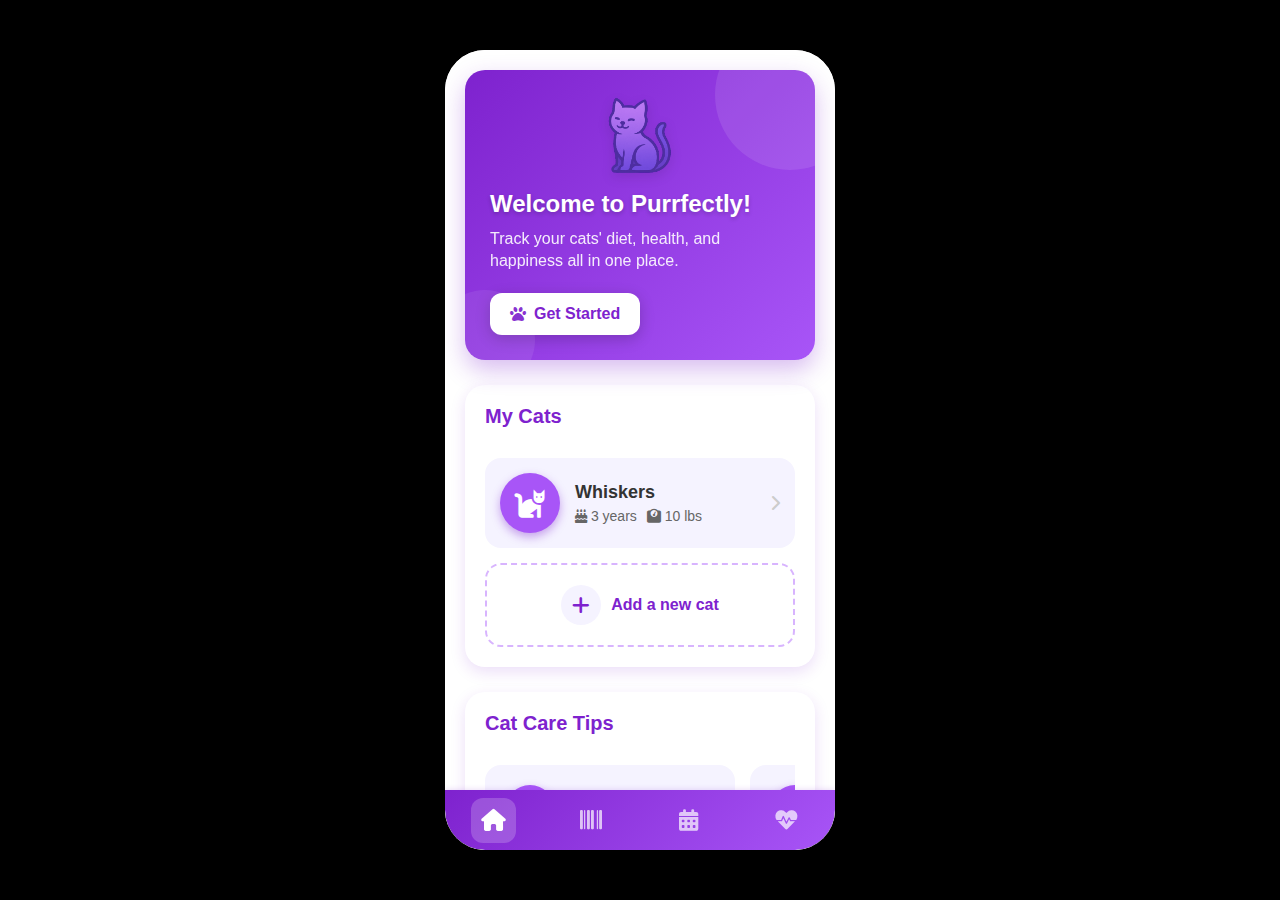
<file: screens/home.html>
<!DOCTYPE html>
<html lang="en">
<head>
    <meta charset="UTF-8">
    <meta name="viewport" content="width=device-width, initial-scale=1.0">
    <title>Cat Wellness - Home</title>
    <link rel="stylesheet" href="styles.css">
    <link rel="stylesheet" href="https://cdnjs.cloudflare.com/ajax/libs/font-awesome/6.0.0/css/all.min.css">
    <style>
        /* Home page specific styles */
        .home-header {
            text-align: center;
            margin-bottom: 15px;
        }
        
        .logo-container {
            display: flex;
            justify-content: center;
            margin-bottom: 15px;
        }
        
        .welcome-logo {
            width: 80px;
            height: 80px;
            object-fit: contain;
            filter: drop-shadow(0 4px 6px rgba(0, 0, 0, 0.1));
        }
        
        .welcome-card {
            background: linear-gradient(135deg, var(--deep-purple), var(--medium-purple));
            border-radius: 20px;
            padding: 25px;
            color: white;
            margin-bottom: 25px;
            position: relative;
            overflow: hidden;
            box-shadow: 0 10px 25px rgba(126, 34, 206, 0.3);
        }
        
        .welcome-card::before {
            content: '';
            position: absolute;
            top: -50px;
            right: -50px;
            width: 150px;
            height: 150px;
            background: rgba(255, 255, 255, 0.1);
            border-radius: 50%;
        }
        
        .welcome-card::after {
            content: '';
            position: absolute;
            bottom: -30px;
            left: -30px;
            width: 100px;
            height: 100px;
            background: rgba(255, 255, 255, 0.08);
            border-radius: 50%;
        }
        
        .welcome-title {
            font-size: 24px;
            font-weight: 700;
            margin-bottom: 10px;
            text-shadow: 0 2px 4px rgba(0, 0, 0, 0.2);
        }
        
        .welcome-text {
            font-size: 16px;
            margin-bottom: 20px;
            opacity: 0.9;
            line-height: 1.4;
        }
        
        .get-started-btn {
            background: white;
            color: var(--deep-purple);
            border: none;
            padding: 12px 20px;
            border-radius: 12px;
            font-weight: 600;
            font-size: 16px;
            box-shadow: 0 4px 15px rgba(0, 0, 0, 0.2);
            display: inline-flex;
            align-items: center;
            gap: 8px;
            transition: all 0.2s ease;
        }
        
        .get-started-btn:active {
            transform: translateY(2px);
            box-shadow: 0 2px 8px rgba(0, 0, 0, 0.2);
        }

        .cats-section {
            background: white;
            border-radius: 20px;
            padding: 20px;
            margin-bottom: 25px;
            box-shadow: 0 5px 15px var(--purple-shadow-light);
        }

        .section-header {
            display: flex;
            justify-content: space-between;
            align-items: center;
            margin-bottom: 15px;
        }

        .section-title {
            font-size: 20px;
            font-weight: 600;
            color: var(--deep-purple);
        }

        .cat-list {
            display: flex;
            flex-direction: column;
            gap: 15px;
        }

        .cat-card {
            display: flex;
            align-items: center;
            background: var(--very-light-purple);
            border-radius: 16px;
            padding: 15px;
            transition: transform 0.2s ease;
        }

        .cat-card:active {
            transform: scale(0.98);
        }

        .cat-avatar {
            width: 60px;
            height: 60px;
            border-radius: 30px;
            background: var(--medium-purple);
            display: flex;
            align-items: center;
            justify-content: center;
            margin-right: 15px;
            color: white;
            font-size: 30px;
            box-shadow: 0 4px 10px var(--purple-shadow-medium);
        }
        
        .cat-info {
            flex: 1;
        }
        
        .cat-name {
            font-weight: 600;
            font-size: 18px;
            margin-bottom: 5px;
            color: #333;
        }
        
        .cat-details {
            color: #666;
            font-size: 14px;
            display: flex;
            gap: 10px;
        }

        .add-cat-card {
            display: flex;
            align-items: center;
            justify-content: center;
            background: white;
            border: 2px dashed var(--light-purple);
            border-radius: 16px;
            padding: 20px;
            color: var(--deep-purple);
            font-weight: 600;
            font-size: 16px;
            gap: 10px;
            transition: all 0.2s ease;
        }

        .add-cat-card:active {
            background: var(--very-light-purple);
        }
        
        .add-icon {
            width: 40px;
            height: 40px;
            background: var(--very-light-purple);
            border-radius: 20px;
            display: flex;
            align-items: center;
            justify-content: center;
            font-size: 20px;
            color: var(--deep-purple);
        }
        
        .tips-section {
            background: white;
            border-radius: 20px;
            padding: 20px;
            box-shadow: 0 5px 15px var(--purple-shadow-light);
        }
        
        .tips-list {
            display: flex;
            overflow-x: auto;
            gap: 15px;
            padding-bottom: 10px;
            scroll-snap-type: x mandatory;
        }
        
        .tips-list::-webkit-scrollbar {
            height: 6px;
            background: #f4f4f4;
            border-radius: 3px;
        }
        
        .tips-list::-webkit-scrollbar-thumb {
            background: var(--light-purple);
            border-radius: 3px;
        }
        
        .tip-card {
            min-width: 250px;
            background: var(--very-light-purple);
            border-radius: 16px;
            padding: 20px;
            scroll-snap-align: start;
        }
        
        .tip-icon {
            width: 50px;
            height: 50px;
            border-radius: 25px;
            background: var(--medium-purple);
            display: flex;
            align-items: center;
            justify-content: center;
            margin-bottom: 15px;
            color: white;
            font-size: 24px;
            box-shadow: 0 4px 10px var(--purple-shadow-medium);
        }
        
        .tip-title {
            font-weight: 600;
            font-size: 16px;
            margin-bottom: 10px;
            color: #333;
        }
        
        .tip-text {
            color: #666;
            font-size: 14px;
            line-height: 1.4;
        }
    </style>
</head>
<body>
    <div class="iphone-wrapper">
        <div class="ios-app">
            <!-- Status bar removed for device-agnostic look -->
            
            <!-- App Content -->
            <div class="app-content">
                <!-- <div class="home-header">
                    <h1 class="section-title">Home</h1>
                </div> -->
                
                <!-- Welcome Card -->
                <div class="welcome-card">
                    <div class="logo-container">
                        <img src="logo.png" alt="Purrfectly Logo" class="welcome-logo">
                    </div>
                    <h2 class="welcome-title">Welcome to Purrfectly!</h2>
                    <p class="welcome-text">Track your cats' diet, health, and happiness all in one place.</p>
                    <button class="get-started-btn" onclick="window.location.href='add-cat.html'">
                        <i class="fas fa-paw"></i>
                        Get Started
                    </button>
                </div>
                
                <!-- Cats Section -->
                <div class="cats-section">
                    <div class="section-header">
                        <div class="section-title">My Cats</div>
                    </div>
                    
                    <div class="cat-list">
                        <!-- Existing Cat Example -->
                        <div class="cat-card">
                            <div class="cat-avatar">
                                <i class="fas fa-cat"></i>
                            </div>
                            <div class="cat-info">
                                <div class="cat-name">Whiskers</div>
                                <div class="cat-details">
                                    <span><i class="fas fa-birthday-cake"></i> 3 years</span>
                                    <span><i class="fas fa-weight"></i> 10 lbs</span>
                                </div>
                            </div>
                            <i class="fas fa-chevron-right" style="color: #ccc; margin-left: 10px;"></i>
                        </div>
                        
                        <!-- Add New Cat -->
                        <div class="add-cat-card" onclick="window.location.href='add-cat.html'">
                            <div class="add-icon">
                                <i class="fas fa-plus"></i>
                            </div>
                            <span>Add a new cat</span>
                        </div>
                    </div>
                </div>
                
                <!-- Tips Section -->
                <div class="tips-section">
                    <div class="section-header">
                        <div class="section-title">Cat Care Tips</div>
                    </div>
                    
                    <div class="tips-list">
                        <div class="tip-card">
                            <div class="tip-icon">
                                <i class="fas fa-utensils"></i>
                            </div>
                            <div class="tip-title">Nutrition Basics</div>
                            <div class="tip-text">Feed your cat a balanced diet with proper proteins and nutrients for optimal health.</div>
                        </div>
                        
                        <div class="tip-card">
                            <div class="tip-icon">
                                <i class="fas fa-heart"></i>
                            </div>
                            <div class="tip-title">Mental Health</div>
                            <div class="tip-text">Regular play sessions help keep your cat mentally stimulated and happy.</div>
                        </div>
                        
                        <div class="tip-card">
                            <div class="tip-icon">
                                <i class="fas fa-medkit"></i>
                            </div>
                            <div class="tip-title">Preventive Care</div>
                            <div class="tip-text">Regular vet check-ups and vaccinations help prevent common feline health issues.</div>
                        </div>
                    </div>
                </div>
            </div>
            
            <!-- Navigation Bar -->
            <div class="nav-bar" style="background: linear-gradient(135deg, var(--deep-purple), var(--medium-purple)); border-top: none;">
                <div class="nav-item active" style="position: relative;">
                    <div class="nav-icon" style="background-color: rgba(255,255,255,0.2);">
                        <i class="fas fa-home" style="color: white;"></i>
                    </div>
                    <div class="nav-label" style="color: white;">Home</div>
                    <style>
                        .nav-item.active::after {
                            display: none;
                        }
                    </style>
                </div>
                <div class="nav-item">
                    <div class="nav-icon">
                        <i class="fas fa-barcode" style="color: rgba(255,255,255,0.7);"></i>
                    </div>
                    <div class="nav-label" style="color: rgba(255,255,255,0.7);">Scan</div>
                </div>
                <div class="nav-item">
                    <div class="nav-icon">
                        <i class="fas fa-calendar-alt" style="color: rgba(255,255,255,0.7);"></i>
                    </div>
                    <div class="nav-label" style="color: rgba(255,255,255,0.7);">Schedule</div>
                </div>
                <div class="nav-item">
                    <div class="nav-icon">
                        <i class="fas fa-heartbeat" style="color: rgba(255,255,255,0.7);"></i>
                    </div>
                    <div class="nav-label" style="color: rgba(255,255,255,0.7);">Wellness</div>
                </div>
            </div>
        </div>
    </div>
</body>
</html>
</file>
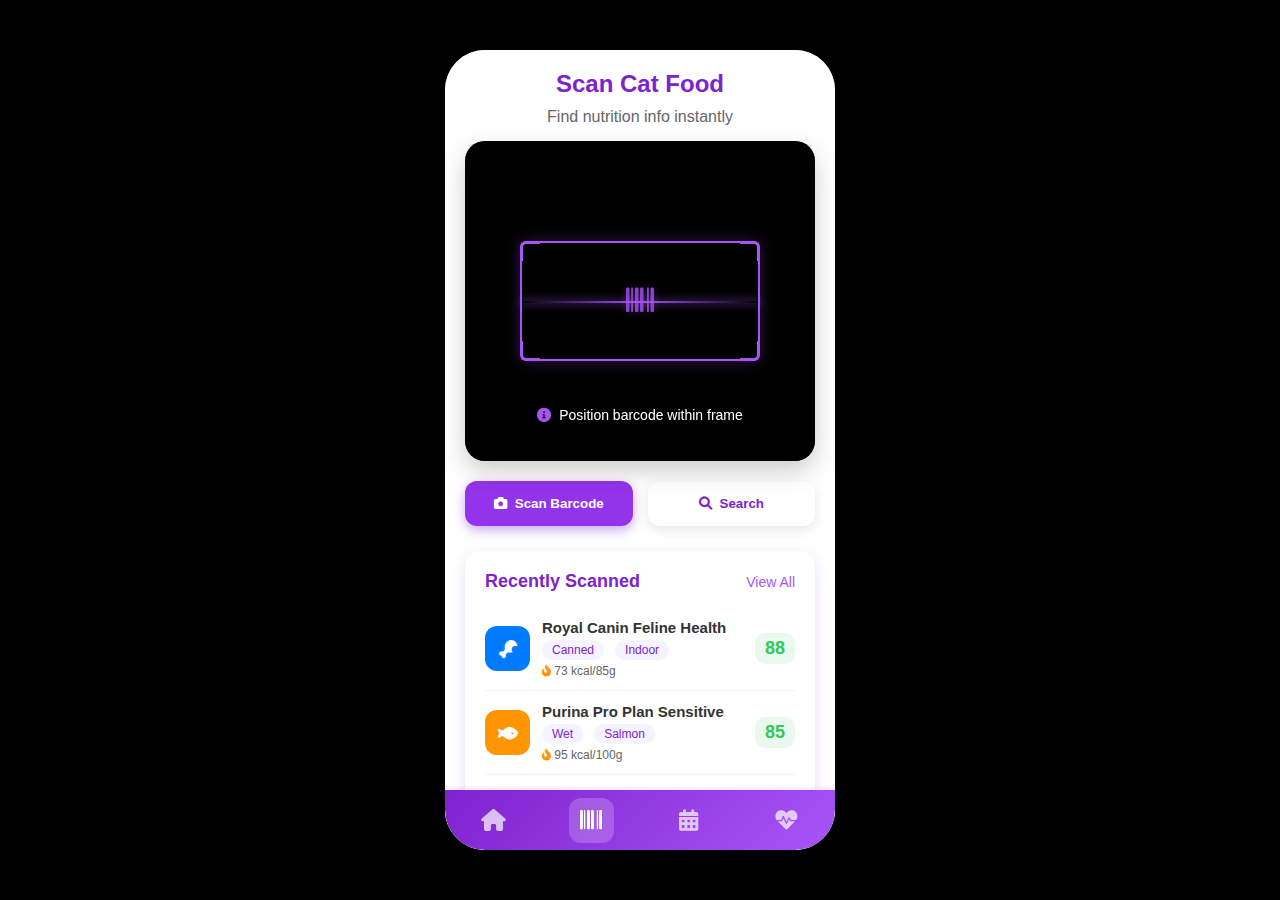
<file: screens/scanner.html>
<!DOCTYPE html>
<html lang="en">
<head>
    <meta charset="UTF-8">
    <meta name="viewport" content="width=device-width, initial-scale=1.0">
    <title>Purrfectly - Barcode Scanner</title>
    <link rel="stylesheet" href="styles.css">
    <link rel="stylesheet" href="https://cdnjs.cloudflare.com/ajax/libs/font-awesome/6.0.0/css/all.min.css">
    <style>
        /* Scanner page specific styles */
        .scanner-header {
            text-align: center;
            margin-bottom: 15px;
        }
        
        .scanner-view {
            background-color: #000;
            height: 320px;
            border-radius: 20px;
            display: flex;
            align-items: center;
            justify-content: center;
            position: relative;
            overflow: hidden;
            box-shadow: 0 10px 25px rgba(0,0,0,0.2);
        }
        
        .scanner-overlay {
            position: absolute;
            width: 100%;
            height: 100%;
            background: rgba(0,0,0,0.5);
            display: flex;
            flex-direction: column;
            align-items: center;
            justify-content: center;
        }
        
        .scan-area {
            width: 240px;
            height: 120px;
            position: relative;
            border: none;
            border-radius: 8px;
            background: transparent;
        }
        
        .scan-frame {
            position: absolute;
            width: 100%;
            height: 100%;
            border: 2px solid var(--medium-purple);
            border-radius: 8px;
            box-shadow: 0 0 15px rgba(168, 85, 247, 0.3);
        }
        
        .scan-corners {
            position: absolute;
            width: 20px;
            height: 20px;
            border-color: var(--medium-purple);
            border-style: solid;
            border-width: 0;
            z-index: 5;
        }
        
        .top-left {
            top: 0;
            left: 0;
            border-top-width: 3px;
            border-left-width: 3px;
            border-top-left-radius: 6px;
        }
        
        .top-right {
            top: 0;
            right: 0;
            border-top-width: 3px;
            border-right-width: 3px;
            border-top-right-radius: 6px;
        }
        
        .bottom-left {
            bottom: 0;
            left: 0;
            border-bottom-width: 3px;
            border-left-width: 3px;
            border-bottom-left-radius: 6px;
        }
        
        .bottom-right {
            bottom: 0;
            right: 0;
            border-bottom-width: 3px;
            border-right-width: 3px;
            border-bottom-right-radius: 6px;
        }
        
        .scan-line {
            position: absolute;
            height: 2px;
            background: linear-gradient(90deg, 
                rgba(168, 85, 247, 0), 
                rgba(168, 85, 247, 1), 
                rgba(168, 85, 247, 0));
            width: 100%;
            animation: scan 1.8s ease-in-out infinite;
            box-shadow: 0 0 8px var(--medium-purple);
        }
        
        @keyframes scan {
            0% {
                top: 10%;
                opacity: 0.6;
            }
            50% {
                top: 90%;
                opacity: 1;
            }
            100% {
                top: 10%;
                opacity: 0.6;
            }
        }
        
        .scanner-instructions {
            position: absolute;
            bottom: 30px;
            color: white;
            font-size: 14px;
            background: rgba(0,0,0,0.6);
            padding: 8px 16px;
            border-radius: 20px;
            backdrop-filter: blur(4px);
            box-shadow: 0 2px 10px rgba(0,0,0,0.3);
            display: flex;
            align-items: center;
            gap: 8px;
            z-index: 10;
        }
        
        .scanner-instructions i {
            color: var(--medium-purple);
        }
        
        .scanner-icon {
            color: var(--medium-purple);
            font-size: 28px;
            opacity: 0.8;
            position: absolute;
            z-index: 4;
            filter: drop-shadow(0 0 5px rgba(168, 85, 247, 0.4));
        }
        
        .scanner-buttons {
            display: flex;
            gap: 15px;
            margin-top: 20px;
        }
        
        .scanner-button {
            flex: 1;
            display: flex;
            align-items: center;
            justify-content: center;
            gap: 8px;
            background: var(--button-purple);
            color: white;
            border: none;
            padding: 15px;
            border-radius: 12px;
            font-weight: 600;
            box-shadow: 0 4px 12px var(--purple-shadow-medium);
            transition: all 0.2s ease;
        }
        
        .scanner-button:active {
            transform: translateY(2px);
            box-shadow: 0 2px 6px var(--purple-shadow-medium);
        }
        
        .secondary-scanner-button {
            background: white;
            color: var(--deep-purple);
            box-shadow: 0 4px 12px rgba(0,0,0,0.1);
        }
        
        .recent-scans {
            margin-top: 25px;
            background: white;
            border-radius: 16px;
            padding: 20px;
            box-shadow: 0 5px 15px var(--purple-shadow-light);
        }
        
        .recent-header {
            display: flex;
            justify-content: space-between;
            align-items: center;
            margin-bottom: 15px;
        }
        
        .recent-title {
            font-size: 18px;
            font-weight: 600;
            color: var(--deep-purple);
        }
        
        .view-all {
            color: var(--medium-purple);
            font-size: 14px;
            font-weight: 500;
        }
        
        .food-item {
            display: flex;
            align-items: center;
            justify-content: space-between;
            padding: 12px 0;
            border-bottom: 1px solid rgba(0,0,0,0.05);
        }
        
        .food-item:last-child {
            border-bottom: none;
        }
        
        .food-icon {
            width: 45px;
            height: 45px;
            border-radius: 12px;
            display: flex;
            align-items: center;
            justify-content: center;
            color: white;
            margin-right: 12px;
            font-size: 18px;
        }
        
        .food-details {
            flex: 1;
        }
        
        .food-name {
            font-weight: 600;
            margin-bottom: 4px;
            font-size: 15px;
        }
        
        .food-tags {
            display: flex;
            gap: 6px;
        }
        
        .food-tag {
            background-color: var(--very-light-purple);
            color: var(--deep-purple);
            font-size: 12px;
            font-weight: 500;
            padding: 3px 10px;
            border-radius: 12px;
        }
        
        .food-score {
            font-weight: bold;
            font-size: 18px;
            padding: 5px 10px;
            border-radius: 10px;
            text-align: center;
            min-width: 40px;
        }
        
        .score-high {
            color: #34C759;
            background-color: rgba(52, 199, 89, 0.1);
        }
        
        .score-medium {
            color: #FFCC00;
            background-color: rgba(255, 204, 0, 0.1);
        }
    </style>
</head>
<body>
    <div class="iphone-wrapper">
        <div class="ios-app">
            <div class="status-bar">
                <div class="time">11:07</div>
                <div class="signal">
                    <i class="fas fa-signal"></i>
                </div>
                <div class="wifi">
                    <i class="fas fa-wifi"></i>
                </div>
                <div class="battery">
                    <div class="battery-icon">
                        <div class="battery-level"></div>
                    </div>
                </div>
            </div>
            
            <div class="app-content">
                <div class="scanner-header">
                    <h1 class="section-title">Scan Cat Food</h1>
                    <p style="color: #666; margin-top: -5px;">Find nutrition info instantly</p>
                </div>
                
                <div class="scanner-view">
                    <div class="scanner-overlay">
                        <div class="scan-area">
                            <div class="scan-frame"></div>
                            <div class="scan-corners top-left"></div>
                            <div class="scan-corners top-right"></div>
                            <div class="scan-corners bottom-left"></div>
                            <div class="scan-corners bottom-right"></div>
                            <div class="scan-line"></div>
                            <div class="scanner-icon" style="top: 50%; left: 50%; transform: translate(-50%, -50%);">
                                <i class="fas fa-barcode"></i>
                            </div>
                        </div>
                        <div class="scanner-instructions">
                            <i class="fas fa-info-circle"></i> Position barcode within frame
                        </div>
                    </div>
                </div>
                
                <div class="scanner-buttons">
                    <button class="scanner-button">
                        <i class="fas fa-camera"></i> Scan Barcode
                    </button>
                    
                    <button class="scanner-button secondary-scanner-button">
                        <i class="fas fa-search"></i> Search
                    </button>
                </div>
                
                <div class="recent-scans">
                    <div class="recent-header">
                        <div class="recent-title">Recently Scanned</div>
                        <div class="view-all">View All</div>
                    </div>
                    
                    <div class="food-item">
                        <div style="display: flex; align-items: center;">
                            <div class="food-icon" style="background-color: #007aff;">
                                <i class="fas fa-drumstick-bite"></i>
                            </div>
                            <div class="food-details">
                                <div class="food-name">Royal Canin Feline Health</div>
                                <div class="food-tags">
                                    <span class="food-tag">Canned</span>
                                    <span class="food-tag">Indoor</span>
                                </div>
                                <div style="font-size: 12px; color: #666; margin-top: 4px;">
                                    <i class="fas fa-fire-alt" style="color: #FF9500;"></i> 73 kcal/85g
                                </div>
                            </div>
                        </div>
                        <div class="food-score score-high">88</div>
                    </div>
                    
                    <div class="food-item">
                        <div style="display: flex; align-items: center;">
                            <div class="food-icon" style="background-color: #FF9500;">
                                <i class="fas fa-fish"></i>
                            </div>
                            <div class="food-details">
                                <div class="food-name">Purina Pro Plan Sensitive</div>
                                <div class="food-tags">
                                    <span class="food-tag">Wet</span>
                                    <span class="food-tag">Salmon</span>
                                </div>
                                <div style="font-size: 12px; color: #666; margin-top: 4px;">
                                    <i class="fas fa-fire-alt" style="color: #FF9500;"></i> 95 kcal/100g
                                </div>
                            </div>
                        </div>
                        <div class="food-score score-high">85</div>
                    </div>
                    
                    <div class="food-item">
                        <div style="display: flex; align-items: center;">
                            <div class="food-icon" style="background-color: #5AC8FA;">
                                <i class="fas fa-cookie"></i>
                            </div>
                            <div class="food-details">
                                <div class="food-name">Blue Buffalo Wilderness</div>
                                <div class="food-tags">
                                    <span class="food-tag">Dry</span>
                                    <span class="food-tag">Grain-Free</span>
                                </div>
                                <div style="font-size: 12px; color: #666; margin-top: 4px;">
                                    <i class="fas fa-fire-alt" style="color: #FF9500;"></i> 410 kcal/cup
                                </div>
                            </div>
                        </div>
                        <div class="food-score score-medium">76</div>
                    </div>
                </div>
            </div>
            
            <div class="nav-bar" style="background: linear-gradient(135deg, var(--deep-purple), var(--medium-purple)); border-top: none;">
                <div class="nav-item">
                    <div class="nav-icon">
                        <i class="fas fa-home" style="color: rgba(255,255,255,0.7);"></i>
                    </div>
                    <div class="nav-label" style="color: rgba(255,255,255,0.7);">Home</div>
                </div>
                <div class="nav-item active" style="position: relative;">
                    <div class="nav-icon" style="background-color: rgba(255,255,255,0.2);">
                        <i class="fas fa-barcode" style="color: white;"></i>
                    </div>
                    <div class="nav-label" style="color: white;">Scan</div>
                    <style>
                        .nav-item.active::after {
                            display: none;
                        }
                    </style>
                </div>
                <div class="nav-item">
                    <div class="nav-icon">
                        <i class="fas fa-calendar-alt" style="color: rgba(255,255,255,0.7);"></i>
                    </div>
                    <div class="nav-label" style="color: rgba(255,255,255,0.7);">Schedule</div>
                </div>
                <div class="nav-item">
                    <div class="nav-icon">
                        <i class="fas fa-heartbeat" style="color: rgba(255,255,255,0.7);"></i>
                    </div>
                    <div class="nav-label" style="color: rgba(255,255,255,0.7);">Wellness</div>
                </div>
            </div>
        </div>
    </div>
</body>
</html>
</file>
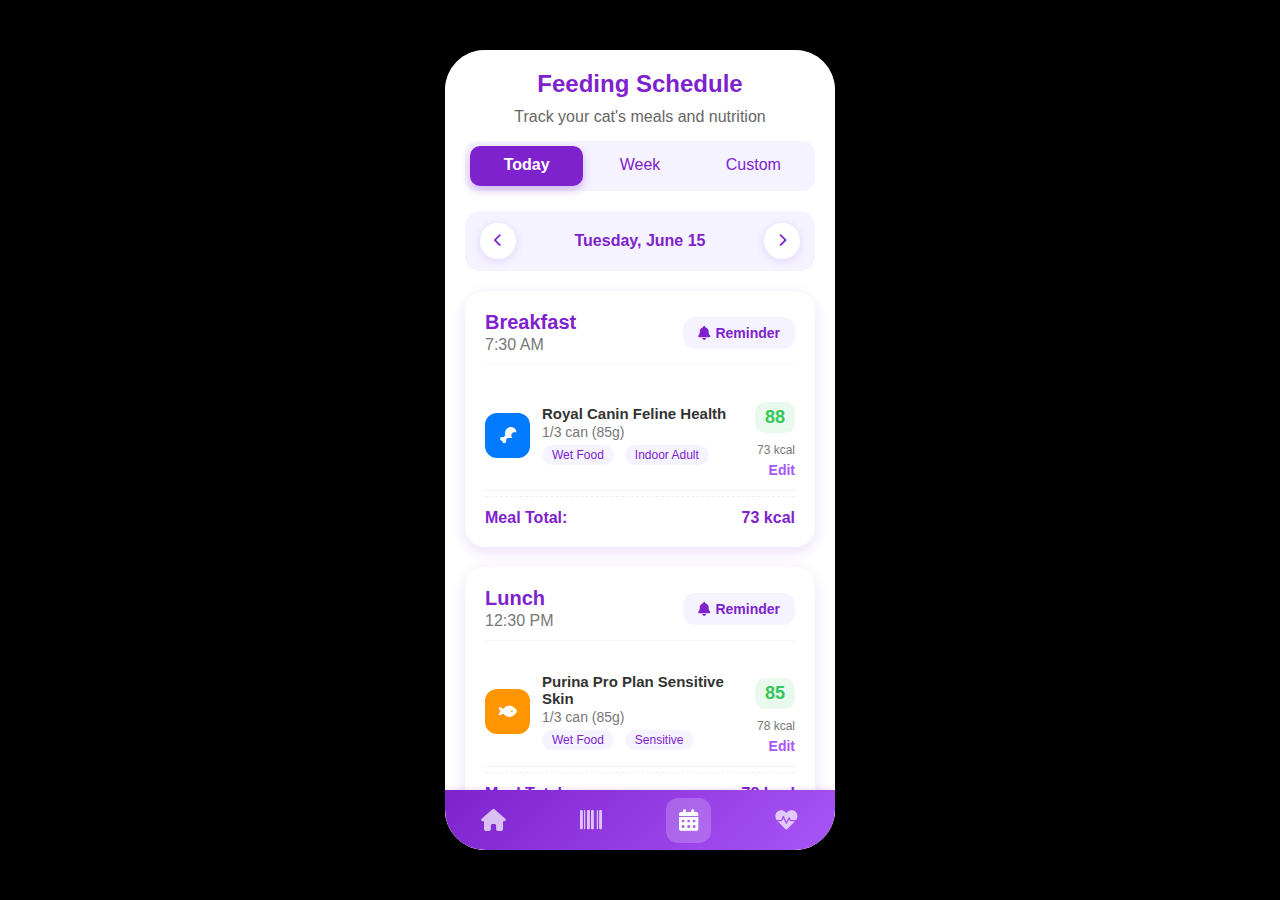
<file: screens/scheduler.html>
<!DOCTYPE html>
<html lang="en">
<head>
    <meta charset="UTF-8">
    <meta name="viewport" content="width=device-width, initial-scale=1.0">
    <title>Cat Wellness - Feeding Schedule</title>
    <link rel="stylesheet" href="styles.css">
    <link rel="stylesheet" href="https://cdnjs.cloudflare.com/ajax/libs/font-awesome/6.0.0/css/all.min.css">
    <style>
        /* Schedule page specific styles */
        .schedule-header {
            text-align: center;
            margin-bottom: 15px;
        }
        
        .schedule-date-selector {
            display: flex;
            justify-content: space-between;
            align-items: center;
            margin: 20px 0;
            background: var(--very-light-purple);
            padding: 12px 15px;
            border-radius: 15px;
        }
        
        .date-nav-button {
            background: white;
            border: none;
            color: var(--deep-purple);
            width: 36px;
            height: 36px;
            border-radius: 50%;
            display: flex;
            align-items: center;
            justify-content: center;
            box-shadow: 0 2px 8px var(--purple-shadow-light);
            transition: all 0.2s ease;
        }
        
        .date-nav-button:active {
            transform: scale(0.95);
            box-shadow: 0 1px 4px var(--purple-shadow-light);
        }
        
        .current-date {
            font-weight: 600;
            color: var(--deep-purple);
            font-size: 16px;
        }
        
        .tabs-container {
            display: flex;
            background: var(--very-light-purple);
            padding: 5px;
            border-radius: 12px;
            margin-bottom: 20px;
        }
        
        .tab {
            flex: 1;
            text-align: center;
            padding: 10px;
            font-weight: 500;
            border-radius: 10px;
            transition: all 0.2s ease;
            color: var(--deep-purple);
            cursor: pointer;
        }
        
        .tab.active {
            background: var(--deep-purple);
            color: white;
            font-weight: 600;
            box-shadow: 0 4px 10px rgba(126, 34, 206, 0.3);
        }
        
        .meal-card {
            background: white;
            border-radius: 20px;
            padding: 20px;
            margin-bottom: 20px;
            box-shadow: 0 5px 15px var(--purple-shadow-light);
        }
        
        .meal-header {
            display: flex;
            justify-content: space-between;
            align-items: center;
            margin-bottom: 15px;
            padding-bottom: 10px;
            border-bottom: 1px solid var(--very-light-purple);
        }
        
        .meal-title {
            font-size: 20px;
            font-weight: 700;
            color: var(--deep-purple);
        }
        
        .meal-time {
            color: #777;
            font-weight: 500;
            margin-top: 2px;
        }
        
        .reminder-button {
            background: var(--very-light-purple);
            border: none;
            color: var(--deep-purple);
            font-size: 14px;
            font-weight: 600;
            padding: 8px 15px;
            border-radius: 12px;
            display: flex;
            align-items: center;
            gap: 5px;
            transition: all 0.2s ease;
        }
        
        .reminder-button:active {
            transform: scale(0.95);
            background: var(--light-purple);
        }
        
        .food-item {
            display: flex;
            justify-content: space-between;
            padding: 12px 0;
            border-bottom: 1px solid rgba(0,0,0,0.05);
        }
        
        .food-item:last-of-type {
            border-bottom: none;
            margin-bottom: 10px;
        }
        
        .food-icon {
            width: 45px;
            height: 45px;
            border-radius: 12px;
            display: flex;
            align-items: center;
            justify-content: center;
            color: white;
            margin-right: 12px;
        }
        
        .food-details {
            flex: 1;
        }
        
        .food-name {
            font-weight: 600;
            margin-bottom: 2px;
            font-size: 15px;
            color: #333;
        }
        
        .food-amount {
            color: #777;
            font-size: 14px;
            margin-bottom: 5px;
        }
        
        .food-tags {
            display: flex;
            gap: 6px;
            flex-wrap: wrap;
        }
        
        .food-tag {
            background-color: var(--very-light-purple);
            color: var(--deep-purple);
            font-size: 12px;
            font-weight: 500;
            padding: 3px 10px;
            border-radius: 12px;
        }
        
        .food-score {
            font-weight: bold;
            font-size: 18px;
            padding: 5px 10px;
            border-radius: 10px;
            text-align: center;
            min-width: 40px;
        }
        
        .food-meta {
            display: flex;
            flex-direction: column;
            align-items: flex-end;
        }
        
        .food-calories {
            color: #777;
            font-size: 12px;
            margin-bottom: 5px;
        }
        
        .edit-button {
            background: none;
            border: none;
            color: var(--medium-purple);
            font-size: 14px;
            font-weight: 600;
        }
        
        .meal-total {
            display: flex;
            justify-content: space-between;
            padding-top: 12px;
            border-top: 1px dashed #eee;
            margin-top: 5px;
            font-weight: 600;
            color: var(--deep-purple);
        }
        
        .nutrition-summary {
            background: linear-gradient(135deg, #8a2be2, #9370db);
            border-radius: 24px;
            margin: 30px 0;
            color: white;
            box-shadow: 0 12px 28px rgba(126, 34, 206, 0.3);
            position: relative;
            overflow: hidden;
            padding: 0;
        }
        
        .summary-header {
            padding: 22px 20px;
            text-align: center;
            position: relative;
            z-index: 2;
            background: linear-gradient(135deg, rgba(138, 43, 226, 0.8), rgba(147, 112, 219, 0.9)), 
                        radial-gradient(circle at top right, rgba(255, 255, 255, 0.15), transparent 70%),
                        radial-gradient(circle at bottom left, rgba(255, 255, 255, 0.1), transparent 60%);
        }
        
        .summary-decoration {
            display: none;
        }
        
        .summary-title {
            font-size: 16px;
            font-weight: 500;
            margin-bottom: 8px;
            opacity: 0.85;
            letter-spacing: 0.5px;
            position: relative;
            z-index: 2;
        }
        
        .summary-rating {
            font-size: 38px;
            font-weight: 700;
            margin: 5px 0;
            color: white;
            position: relative;
            z-index: 2;
            text-shadow: 0 2px 10px rgba(0, 0, 0, 0.2);
        }
        
        .summary-rating-badge {
            display: inline-block;
        }
        
        .summary-details {
            font-size: 14px;
            margin: 8px 0 0;
            position: relative;
            z-index: 2;
            opacity: 0.85;
            font-weight: 400;
        }
        
        .nutrition-stats {
            background: white;
            border-radius: 0 0 24px 24px;
            padding: 20px;
            position: relative;
            z-index: 2;
            color: #333;
        }
        
        .stat-row {
            display: flex;
            justify-content: space-between;
            align-items: center;
            margin-bottom: 16px;
            position: relative;
        }
        
        .stat-row:last-child {
            margin-bottom: 0;
        }
        
        .stat-label {
            font-weight: 500;
            color: #555;
            display: flex;
            align-items: center;
            gap: 10px;
        }
        
        .stat-icon {
            width: 36px;
            height: 36px;
            border-radius: 12px;
            display: flex;
            align-items: center;
            justify-content: center;
            font-size: 16px;
            box-shadow: 0 4px 10px rgba(0, 0, 0, 0.08);
        }
        
        .icon-calories {
            background: linear-gradient(135deg, #ff9a9e, #fad0c4);
            color: #c73e3e;
        }
        
        .icon-recommended {
            background: linear-gradient(135deg, #a1c4fd, #c2e9fb);
            color: #3d5a80;
        }
        
        .icon-weight {
            background: linear-gradient(135deg, #d4fc79, #96e6a1);
            color: #2d6a4f;
        }
        
        .stat-info {
            display: flex;
            flex-direction: column;
        }
        
        .stat-name {
            font-weight: 600;
            color: #333;
            font-size: 15px;
        }
        
        .stat-description {
            font-size: 12px;
            color: #777;
            margin-top: 2px;
        }
        
        .stat-value {
            font-weight: 700;
            font-size: 16px;
            padding: 6px 14px;
            border-radius: 12px;
            color: #333;
            min-width: 90px;
            text-align: center;
            box-shadow: 0 2px 8px rgba(0, 0, 0, 0.06);
        }
        
        .value-calories {
            background: linear-gradient(to right, #fff7e6, #ffe0b2);
            color: #e67700;
        }
        
        .value-recommended {
            background: linear-gradient(to right, #e6f7ff, #bae7ff);
            color: #0958d9;
        }
        
        .value-weight {
            background: linear-gradient(to right, #f6ffed, #d9f7be);
            color: #389e0d;
        }
        
        .stat-progress {
            position: absolute;
            bottom: -8px;
            left: 0;
            height: 3px;
            background: #f0f0f0;
            width: 100%;
            border-radius: 3px;
        }
        
        .progress-fill {
            height: 100%;
            border-radius: 3px;
        }
        
        .progress-calories {
            width: 95%;
            background: linear-gradient(to right, #ff9a9e, #fad0c4);
        }
        
        .progress-recommended {
            width: 100%;
            background: linear-gradient(to right, #a1c4fd, #c2e9fb);
        }
        
        .progress-weight {
            width: 85%;
            background: linear-gradient(to right, #d4fc79, #96e6a1);
        }
        
        .add-meal-button {
            background: var(--button-purple);
            color: white;
            border: none;
            width: 100%;
            padding: 15px;
            border-radius: 15px;
            font-size: 16px;
            font-weight: 600;
            display: flex;
            align-items: center;
            justify-content: center;
            gap: 8px;
            box-shadow: 0 5px 15px var(--purple-shadow-medium);
            transition: all 0.2s ease;
        }
        
        .add-meal-button:active {
            transform: translateY(2px);
            box-shadow: 0 2px 8px var(--purple-shadow-medium);
        }
        
        .score-high {
            color: #34C759;
            background-color: rgba(52, 199, 89, 0.1);
        }
        
        .score-medium {
            color: #FFCC00;
            background-color: rgba(255, 204, 0, 0.1);
        }
    </style>
</head>
<body>
    <div class="iphone-wrapper">
        <div class="ios-app">
            <div class="status-bar">
                <div class="time">11:07</div>
                <div class="signal">
                    <i class="fas fa-signal"></i>
                </div>
                <div class="wifi">
                    <i class="fas fa-wifi"></i>
                </div>
                <div class="battery">
                    <div class="battery-icon">
                        <div class="battery-level"></div>
                    </div>
                </div>
            </div>
            
            <div class="app-content">
                <div class="section">
                    <div class="schedule-header">
                        <h1 class="section-title">Feeding Schedule</h1>
                        <p style="color: #666; margin-top: -5px;">Track your cat's meals and nutrition</p>
                    </div>
                    
                    <div class="tabs-container">
                        <div class="tab active">Today</div>
                        <div class="tab">Week</div>
                        <div class="tab">Custom</div>
                    </div>
                    
                    <div class="schedule-date-selector">
                        <button class="date-nav-button">
                            <i class="fas fa-chevron-left"></i>
                        </button>
                        <div class="current-date">Tuesday, June 15</div>
                        <button class="date-nav-button">
                            <i class="fas fa-chevron-right"></i>
                        </button>
                    </div>
                    
                    <div class="meal-card">
                        <div class="meal-header">
                            <div>
                                <div class="meal-title">Breakfast</div>
                                <div class="meal-time">7:30 AM</div>
                            </div>
                            <button class="reminder-button">
                                <i class="fas fa-bell"></i> Reminder
                            </button>
                        </div>
                        
                        <div class="food-item">
                            <div style="display: flex; align-items: center;">
                                <div class="food-icon" style="background-color: #007aff;">
                                    <i class="fas fa-drumstick-bite"></i>
                                </div>
                                <div class="food-details">
                                    <div class="food-name">Royal Canin Feline Health</div>
                                    <div class="food-amount">1/3 can (85g)</div>
                                    <div class="food-tags">
                                        <span class="food-tag">Wet Food</span>
                                        <span class="food-tag">Indoor Adult</span>
                                    </div>
                                </div>
                            </div>
                            <div class="food-meta">
                                <div class="food-score score-high">88</div>
                                <div class="food-calories">73 kcal</div>
                                <button class="edit-button">Edit</button>
                            </div>
                        </div>
                        <div class="meal-total">
                            <div>Meal Total:</div>
                            <div>73 kcal</div>
                        </div>
                    </div>
                    
                    <div class="meal-card">
                        <div class="meal-header">
                            <div>
                                <div class="meal-title">Lunch</div>
                                <div class="meal-time">12:30 PM</div>
                            </div>
                            <button class="reminder-button">
                                <i class="fas fa-bell"></i> Reminder
                            </button>
                        </div>
                        
                        <div class="food-item">
                            <div style="display: flex; align-items: center;">
                                <div class="food-icon" style="background-color: #FF9500;">
                                    <i class="fas fa-fish"></i>
                                </div>
                                <div class="food-details">
                                    <div class="food-name">Purina Pro Plan Sensitive Skin</div>
                                    <div class="food-amount">1/3 can (85g)</div>
                                    <div class="food-tags">
                                        <span class="food-tag">Wet Food</span>
                                        <span class="food-tag">Sensitive</span>
                                    </div>
                                </div>
                            </div>
                            <div class="food-meta">
                                <div class="food-score score-high">85</div>
                                <div class="food-calories">78 kcal</div>
                                <button class="edit-button">Edit</button>
                            </div>
                        </div>
                        <div class="meal-total">
                            <div>Meal Total:</div>
                            <div>78 kcal</div>
                        </div>
                    </div>
                    
                    <div class="meal-card">
                        <div class="meal-header">
                            <div>
                                <div class="meal-title">Dinner</div>
                                <div class="meal-time">6:30 PM</div>
                            </div>
                            <button class="reminder-button">
                                <i class="fas fa-bell"></i> Reminder
                            </button>
                        </div>
                        
                        <div class="food-item">
                            <div style="display: flex; align-items: center;">
                                <div class="food-icon" style="background-color: #5AC8FA;">
                                    <i class="fas fa-fish"></i>
                                </div>
                                <div class="food-details">
                                    <div class="food-name">Weruva Paw Lickin' Chicken</div>
                                    <div class="food-amount">1/3 can (85g)</div>
                                    <div class="food-tags">
                                        <span class="food-tag">Wet Food</span>
                                        <span class="food-tag">High Protein</span>
                                    </div>
                                </div>
                            </div>
                            <div class="food-meta">
                                <div class="food-score score-high">94</div>
                                <div class="food-calories">69 kcal</div>
                                <button class="edit-button">Edit</button>
                            </div>
                        </div>
                        
                        <div class="food-item">
                            <div style="display: flex; align-items: center;">
                                <div class="food-icon" style="background-color: #FF3B30;">
                                    <i class="fas fa-cookie"></i>
                                </div>
                                <div class="food-details">
                                    <div class="food-name">Blue Buffalo Wilderness</div>
                                    <div class="food-amount">20g</div>
                                    <div class="food-tags">
                                        <span class="food-tag">Dry Food</span>
                                        <span class="food-tag">Grain-Free</span>
                                    </div>
                                </div>
                            </div>
                            <div class="food-meta">
                                <div class="food-score score-medium">76</div>
                                <div class="food-calories">82 kcal</div>
                                <button class="edit-button">Edit</button>
                            </div>
                        </div>
                        <div class="meal-total">
                            <div>Meal Total:</div>
                            <div>151 kcal</div>
                        </div>
                    </div>
                    
                    <div class="nutrition-summary">
                        <div class="summary-header">
                            <div class="summary-title">DAILY NUTRITION SUMMARY</div>
                            <div class="summary-rating"><span class="summary-rating-badge">Very Good</span></div>
                            <div class="summary-details">High in animal protein, adequate moisture</div>
                        </div>
                        
                        <div class="nutrition-stats">
                            <div class="stat-row">
                                <div class="stat-label">
                                    <div class="stat-icon icon-calories">
                                        <i class="fas fa-fire"></i>
                                    </div>
                                    <div class="stat-info">
                                        <div class="stat-name">Total Calories</div>
                                        <div class="stat-description">Within ideal range</div>
                                    </div>
                                </div>
                                <div class="stat-value value-calories">302 kcal</div>
                                <div class="stat-progress">
                                    <div class="progress-fill progress-calories"></div>
                                </div>
                            </div>
                            
                            <div class="stat-row">
                                <div class="stat-label">
                                    <div class="stat-icon icon-recommended">
                                        <i class="fas fa-chart-line"></i>
                                    </div>
                                    <div class="stat-info">
                                        <div class="stat-name">Recommended</div>
                                        <div class="stat-description">Based on weight & activity</div>
                                    </div>
                                </div>
                                <div class="stat-value value-recommended">290-310 kcal</div>
                                <div class="stat-progress">
                                    <div class="progress-fill progress-recommended"></div>
                                </div>
                            </div>
                            
                            <div class="stat-row">
                                <div class="stat-label">
                                    <div class="stat-icon icon-weight">
                                        <i class="fas fa-weight"></i>
                                    </div>
                                    <div class="stat-info">
                                        <div class="stat-name">Cat's Weight</div>
                                        <div class="stat-description">Active adult cat</div>
                                    </div>
                                </div>
                                <div class="stat-value value-weight">12 lbs</div>
                                <div class="stat-progress">
                                    <div class="progress-fill progress-weight"></div>
                                </div>
                            </div>
                        </div>
                    </div>
                    
                    <button class="add-meal-button">
                        <i class="fas fa-plus-circle"></i> Add New Meal
                    </button>
                </div>
            </div>
            
            <div class="nav-bar" style="background: linear-gradient(135deg, var(--deep-purple), var(--medium-purple)); border-top: none;">
                <div class="nav-item">
                    <div class="nav-icon">
                        <i class="fas fa-home" style="color: rgba(255,255,255,0.7);"></i>
                    </div>
                    <div class="nav-label" style="color: rgba(255,255,255,0.7);">Home</div>
                </div>
                <div class="nav-item">
                    <div class="nav-icon">
                        <i class="fas fa-barcode" style="color: rgba(255,255,255,0.7);"></i>
                    </div>
                    <div class="nav-label" style="color: rgba(255,255,255,0.7);">Scan</div>
                </div>
                <div class="nav-item active" style="position: relative;">
                    <div class="nav-icon" style="background-color: rgba(255,255,255,0.2);">
                        <i class="fas fa-calendar-alt" style="color: white;"></i>
                    </div>
                    <div class="nav-label" style="color: white;">Schedule</div>
                    <style>
                        .nav-item.active::after {
                            display: none;
                        }
                    </style>
                </div>
                <div class="nav-item">
                    <div class="nav-icon">
                        <i class="fas fa-heartbeat" style="color: rgba(255,255,255,0.7);"></i>
                    </div>
                    <div class="nav-label" style="color: rgba(255,255,255,0.7);">Wellness</div>
                </div>
            </div>
        </div>
    </div>
</body>
</html>
</file>
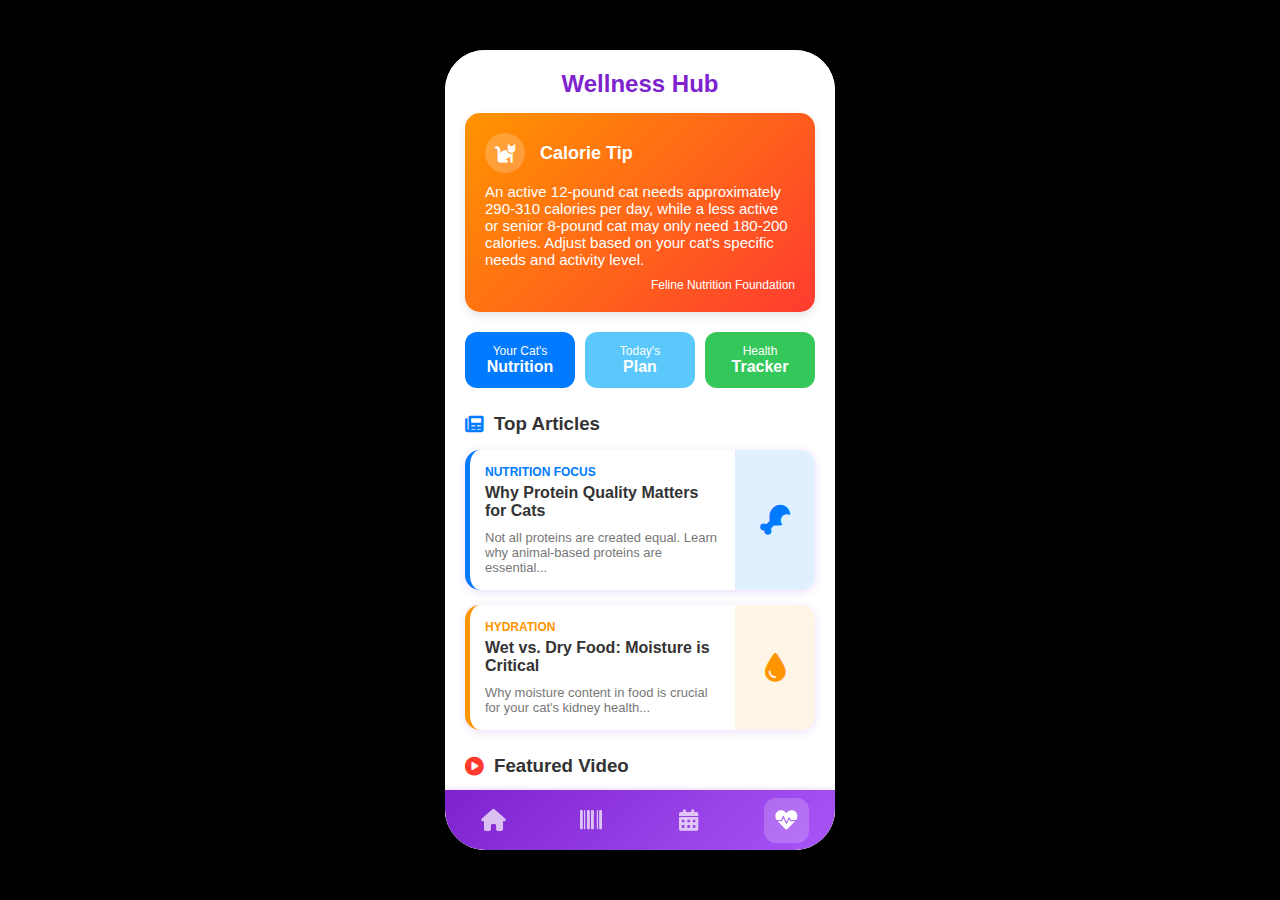
<file: screens/wellness-hub.html>
<!DOCTYPE html>
<html lang="en">
<head>
    <meta charset="UTF-8">
    <meta name="viewport" content="width=device-width, initial-scale=1.0">
    <title>Cat Wellness - Wellness Hub</title>
    <link rel="stylesheet" href="styles.css">
    <link rel="stylesheet" href="https://cdnjs.cloudflare.com/ajax/libs/font-awesome/6.0.0/css/all.min.css">
</head>
<body>
    <div class="iphone-wrapper">
        <div class="ios-app">
            <div class="status-bar">
                <div class="time">11:07</div>
                <div class="signal">
                    <i class="fas fa-signal"></i>
                </div>
                <div class="wifi">
                    <i class="fas fa-wifi"></i>
                </div>
                <div class="battery">
                    <div class="battery-icon">
                        <div class="battery-level"></div>
                    </div>
                </div>
            </div>
            
            <div class="app-content">
                <div class="section">
                    <h1 class="section-title">Wellness Hub</h1>
                    
                    <div style="background: linear-gradient(135deg, #FF9500, #FF3B30); color: white; border-radius: 15px; padding: 20px; margin-bottom: 20px; box-shadow: 0 4px 10px rgba(0,0,0,0.1);">
                        <div style="display: flex; align-items: center; margin-bottom: 10px;">
                            <div style="background: rgba(255,255,255,0.2); width: 40px; height: 40px; border-radius: 20px; display: flex; align-items: center; justify-content: center; margin-right: 15px;">
                                <i class="fas fa-cat" style="font-size: 20px;"></i>
                            </div>
                            <h3 style="margin: 0; font-size: 18px;">Calorie Tip</h3>
                        </div>
                        <p style="margin: 0 0 10px 0; font-size: 15px;">
                            An active 12-pound cat needs approximately 290-310 calories per day, while a less active or senior 8-pound cat may only need 180-200 calories. Adjust based on your cat's specific needs and activity level.
                        </p>
                        <div style="font-size: 12px; text-align: right;">Feline Nutrition Foundation</div>
                    </div>
                    
                    <div style="display: grid; grid-template-columns: 1fr 1fr 1fr; gap: 10px; margin-bottom: 20px;">
                        <div style="background-color: #007aff; color: white; padding: 12px; border-radius: 12px; text-align: center;">
                            <div style="font-size: 12px;">Your Cat's</div>
                            <div style="font-size: 16px; font-weight: 600;">Nutrition</div>
                        </div>
                        <div style="background-color: #5AC8FA; color: white; padding: 12px; border-radius: 12px; text-align: center;">
                            <div style="font-size: 12px;">Today's</div>
                            <div style="font-size: 16px; font-weight: 600;">Plan</div>
                        </div>
                        <div style="background-color: #34C759; color: white; padding: 12px; border-radius: 12px; text-align: center;">
                            <div style="font-size: 12px;">Health</div>
                            <div style="font-size: 16px; font-weight: 600;">Tracker</div>
                        </div>
                    </div>

                    <h3 style="margin: 25px 0 15px; display: flex; align-items: center;">
                        <i class="fas fa-newspaper" style="color: #007aff; margin-right: 10px;"></i>
                        Top Articles
                    </h3>
                    
                    <div class="card" style="padding: 0; overflow: hidden; margin-bottom: 15px; border-left: 5px solid #007aff;">
                        <div style="display: flex;">
                            <div style="padding: 15px; flex: 1;">
                                <div style="color: #007aff; font-size: 12px; font-weight: 600; margin-bottom: 5px;">NUTRITION FOCUS</div>
                                <h3 style="margin: 0 0 10px 0; font-size: 16px;">Why Protein Quality Matters for Cats</h3>
                                <p style="margin: 0; font-size: 13px; color: #777;">Not all proteins are created equal. Learn why animal-based proteins are essential...</p>
                            </div>
                            <div style="width: 80px; background-color: #e0f0ff; display: flex; align-items: center; justify-content: center;">
                                <i class="fas fa-drumstick-bite" style="font-size: 30px; color: #007aff;"></i>
                            </div>
                        </div>
                    </div>
                    
                    <div class="card" style="padding: 0; overflow: hidden; margin-bottom: 15px; border-left: 5px solid #FF9500;">
                        <div style="display: flex;">
                            <div style="padding: 15px; flex: 1;">
                                <div style="color: #FF9500; font-size: 12px; font-weight: 600; margin-bottom: 5px;">HYDRATION</div>
                                <h3 style="margin: 0 0 10px 0; font-size: 16px;">Wet vs. Dry Food: Moisture is Critical</h3>
                                <p style="margin: 0; font-size: 13px; color: #777;">Why moisture content in food is crucial for your cat's kidney health...</p>
                            </div>
                            <div style="width: 80px; background-color: #fff5e6; display: flex; align-items: center; justify-content: center;">
                                <i class="fas fa-tint" style="font-size: 30px; color: #FF9500;"></i>
                            </div>
                        </div>
                    </div>
                    
                    <h3 style="margin: 25px 0 15px; display: flex; align-items: center;">
                        <i class="fas fa-play-circle" style="color: #FF3B30; margin-right: 10px;"></i>
                        Featured Video
                    </h3>
                    
                    <div style="position: relative; border-radius: 15px; overflow: hidden; margin-bottom: 20px; box-shadow: 0 4px 12px rgba(0,0,0,0.1);">
                        <div style="height: 180px; background: linear-gradient(135deg, #5856D6, #007aff); position: relative; display: flex; align-items: center; justify-content: center;">
                            <i class="fas fa-cat" style="font-size: 60px; color: rgba(255,255,255,0.3); position: absolute;"></i>
                            <div style="position: absolute; top: 50%; left: 50%; transform: translate(-50%, -50%); width: 60px; height: 60px; background-color: rgba(255,255,255,0.9); border-radius: 30px; display: flex; align-items: center; justify-content: center; z-index: 2; box-shadow: 0 4px 12px rgba(0,0,0,0.2);">
                                <div style="width: 0; height: 0; border-top: 15px solid transparent; border-left: 25px solid #333; border-bottom: 15px solid transparent; margin-left: 5px;"></div>
                            </div>
                            <div style="position: absolute; bottom: 0; left: 0; right: 0; background: linear-gradient(transparent, rgba(0,0,0,0.7)); padding: 20px 15px 15px; color: white;">
                                <h3 style="margin: 0; font-size: 18px;">Calculating Your Cat's Daily Calories</h3>
                                <p style="margin: 5px 0 0 0; font-size: 13px; opacity: 0.9;">Dr. Lisa Pierson • 6:45</p>
                            </div>
                        </div>
                    </div>
                    
                    <div style="display: flex; justify-content: space-between; margin-bottom: 15px;">
                        <h3 style="margin: 0; display: flex; align-items: center;">
                            <i class="fas fa-book-open" style="color: #34C759; margin-right: 10px;"></i>
                            Nutrition Guide
                        </h3>
                        <button style="background: none; border: none; color: #007aff; font-size: 14px;">See All</button>
                    </div>
                    
                    <div style="display: grid; grid-template-columns: 1fr 1fr; gap: 10px; margin-bottom: 20px;">
                        <div style="background-color: #f0f8ff; border-radius: 12px; padding: 15px; box-shadow: 0 2px 8px rgba(0,0,0,0.05);">
                            <div style="width: 40px; height: 40px; border-radius: 8px; background-color: #e6f2ff; display: flex; align-items: center; justify-content: center; margin-bottom: 10px;">
                                <i class="fas fa-utensils" style="color: #007aff; font-size: 20px;"></i>
                            </div>
                            <div style="font-size: 14px; font-weight: 600; margin-bottom: 5px;">Canned Food</div>
                            <div style="font-size: 12px; color: #555;">75%+ moisture, ~85 kcal/3oz can</div>
                        </div>
                        <div style="background-color: #fff9e6; border-radius: 12px; padding: 15px; box-shadow: 0 2px 8px rgba(0,0,0,0.05);">
                            <div style="width: 40px; height: 40px; border-radius: 8px; background-color: #fff5cc; display: flex; align-items: center; justify-content: center; margin-bottom: 10px;">
                                <i class="fas fa-cookie" style="color: #FF9500; font-size: 20px;"></i>
                            </div>
                            <div style="font-size: 14px; font-weight: 600; margin-bottom: 5px;">Dry Food</div>
                            <div style="font-size: 12px; color: #555;">6-10% moisture, ~300-400 kcal/cup</div>
                        </div>
                    </div>
                    
                    <div style="border-radius: 15px; overflow: hidden; margin: 20px 0; background-color: #f4f7ff; border: 1px solid #e0e7ff; padding: 15px;">
                        <div style="display: flex; align-items: center; margin-bottom: 15px;">
                            <div style="width: 40px; height: 40px; background-color: #5856D6; border-radius: 20px; display: flex; align-items: center; justify-content: center; margin-right: 15px; color: white;">
                                <i class="fas fa-calculator"></i>
                            </div>
                            <div>
                                <h3 style="margin: 0; font-size: 16px;">Calorie Calculator</h3>
                                <p style="margin: 3px 0 0 0; font-size: 13px; color: #666;">Find your cat's daily calorie needs</p>
                            </div>
                        </div>
                        <button style="background-color: #5856D6; color: white; border: none; padding: 12px 20px; border-radius: 10px; font-weight: 500; width: 100%; text-align: center; font-size: 14px;">
                            Calculate Needs
                        </button>
                    </div>
                    
                    <h3 style="margin: 25px 0 15px; display: flex; align-items: center;">
                        <i class="fas fa-question-circle" style="color: #FF9500; margin-right: 10px;"></i>
                        Quick Quiz
                    </h3>
                    
                    <div class="card" style="padding: 20px; background: linear-gradient(135deg, #f5f7ff, #e6f2ff);">
                        <h3 style="margin: 0 0 15px 0; text-align: center; color: #333;">Test Your Cat Nutrition Knowledge</h3>
                        <p style="margin: 0 0 20px 0; text-align: center; color: #666; font-size: 14px;">5 questions • 2 min</p>
                        <button style="background-color: #007aff; color: white; border: none; padding: 12px 20px; border-radius: 10px; font-weight: 500; width: 100%; text-align: center; font-size: 14px;">
                            Start Quiz
                        </button>
                    </div>
                </div>
            </div>
            
            <div class="nav-bar" style="background: linear-gradient(135deg, var(--deep-purple), var(--medium-purple)); border-top: none;">
                <div class="nav-item">
                    <div class="nav-icon">
                        <i class="fas fa-home" style="color: rgba(255,255,255,0.7);"></i>
                    </div>
                </div>
                <div class="nav-item">
                    <div class="nav-icon">
                        <i class="fas fa-barcode" style="color: rgba(255,255,255,0.7);"></i>
                    </div>
                </div>
                <div class="nav-item">
                    <div class="nav-icon">
                        <i class="fas fa-calendar-alt" style="color: rgba(255,255,255,0.7);"></i>
                    </div>
                </div>
                <div class="nav-item active" style="position: relative;">
                    <div class="nav-icon" style="background-color: rgba(255,255,255,0.2);">
                        <i class="fas fa-heartbeat" style="color: white;"></i>
                    </div>
                    <style>
                        .nav-item.active::after {
                            display: none;
                        }
                    </style>
                </div>
            </div>
        </div>
    </div>
</body>
</html>
</file>
<file: styles.css>
:root {
    --primary-color: #7e22ce;
    --secondary-color: #a855f7;
    --accent-color: #d8b4fe;
    --text-color: #2d3436;
    --light-text: #636e72;
    --background-color: #ffffff;
    --light-background: #f5f3ff;
    --border-radius: 12px;
    --box-shadow: 0 10px 30px rgba(126, 34, 206, 0.15);
    --vh: 1vh;
}

html {
    scroll-behavior: smooth;
}

* {
    margin: 0;
    padding: 0;
    box-sizing: border-box;
}

body {
    font-family: 'Poppins', sans-serif;
    color: var(--text-color);
    line-height: 1.6;
}

.container {
    width: 90%;
    max-width: 1200px;
    margin: 0 auto;
    padding: 0 20px;
}

a {
    text-decoration: none;
    color: inherit;
}

ul {
    list-style: none;
}

img {
    max-width: 100%;
    height: auto;
}

/* Header */
header {
    padding: 18px 0;
    background-color: rgba(255, 255, 255, 0.98);
    box-shadow: 0 4px 20px rgba(126, 34, 206, 0.1);
    position: sticky;
    top: 0;
    z-index: 100;
    transition: all 0.3s ease;
    backdrop-filter: blur(10px);
    -webkit-backdrop-filter: blur(10px);
    border-bottom: 1px solid rgba(168, 85, 247, 0.1);
}

header .container {
    display: flex;
    justify-content: space-between;
    align-items: center;
}

.logo {
    display: flex;
    align-items: center;
    gap: 12px;
    transition: transform 0.3s ease;
}

.logo img {
    height: 40px;
    width: auto;
    object-fit: contain;
    filter: drop-shadow(0 2px 4px rgba(126, 34, 206, 0.25));
    transition: transform 0.3s ease;
}

.logo:hover img {
    transform: rotate(-5deg) scale(1.05);
}

.logo h1 {
    font-size: 1.9rem;
    font-weight: 700;
    color: var(--primary-color);
    margin: 0;
    letter-spacing: -0.5px;
    transition: color 0.3s ease;
    text-shadow: 0 1px 2px rgba(126, 34, 206, 0.1);
}

.logo:hover h1 {
    color: var(--secondary-color);
}

.main-nav {
    margin-left: auto;
    margin-right: 20px;
}

.main-nav ul {
    display: flex;
    gap: 30px;
}

.main-nav ul li a {
    font-weight: 500;
    transition: all 0.3s ease;
    position: relative;
    padding: 8px 0;
    color: var(--text-color);
}

.main-nav ul li a:hover {
    color: var(--primary-color);
    transform: translateY(-2px); /* Added transformation on hover like other elements */
}

.main-nav ul li a::after {
    content: '';
    position: absolute;
    width: 0;
    height: 2px;
    bottom: 0;
    left: 0;
    background-color: var(--primary-color);
    transition: width 0.3s ease;
    border-radius: 2px;
}

.main-nav ul li a:hover::after {
    width: 100%;
}

.header-actions {
    display: flex;
    align-items: center;
    gap: 15px;
    transition: transform 0.3s ease; /* Added transition for consistency */
}

.header-button {
    padding: 10px 20px;
    background-color: transparent;
    color: var(--primary-color);
    border: 2px solid var(--primary-color);
    border-radius: 50px;
    font-weight: 600;
    font-size: 0.95rem;
    transition: all 0.3s ease;
}

.header-button:hover {
    background-color: var(--primary-color);
    color: white;
    transform: translateY(-2px);
    box-shadow: 0 4px 10px rgba(126, 34, 206, 0.25);
}

.menu-toggle {
    display: none;
    background: transparent;
    border: none;
    width: 30px;
    height: 24px;
    position: relative;
    cursor: pointer;
    padding: 0;
    z-index: 100;
    flex-direction: column;
    justify-content: space-between;
    transition: transform 0.3s ease; /* Added transition for consistency */
}

.menu-toggle:hover {
    transform: scale(1.05); /* Added hover effect for menu toggle */
}

.menu-toggle span {
    display: block;
    width: 100%;
    height: 2px;
    background-color: var(--primary-color);
    border-radius: 2px;
    transition: all 0.3s ease;
}

/* Add a subtle animation when scrolling down */
.header-scrolled {
    padding: 10px 0;
    box-shadow: 0 5px 20px rgba(0, 0, 0, 0.1);
    background-color: rgba(255, 255, 255, 0.95);
}

/* Mobile styles for header */
@media (max-width: 768px) {
    .main-nav {
        display: none;
    }
    
    .header-button {
        display: none;
    }
    
    .menu-toggle {
        display: flex;
    }

    /* Header logo adjustment for mobile */
    .logo img {
        height: 34px;
    }
    
    .logo h1 {
        font-size: 1.6rem;
    }
    
    /* Improved touch targets */
    header {
        padding: 12px 0;
    }
    
    .menu-toggle {
        padding: 10px;
        margin: -10px;
    }
    
    /* Hero section mobile adjustments */
    .hero {
        padding: 40px 0;
        min-height: auto;
    }
    
    .hero .container {
        flex-direction: column;
        text-align: center;
        gap: 0;
    }
    
    .hero-content {
        text-align: center;
        padding: 0;
        max-width: 100%;
    }
    
    .hero-content p {
        margin-left: auto;
        margin-right: auto;
    }
    
    .hero-image {
        display: flex !important;
        width: 100%;
        max-width: 95%;
        margin: 0 auto;
        padding: 0;
    }
}

@media (max-width: 480px) {
    .iphones-wrapper {
        min-height: 400px !important;
        max-height: 420px !important;
        margin-top: 30px !important;
        padding-top: 20px !important;
        width: 90% !important;
        max-width: 300px !important;
        margin-left: auto !important;
        margin-right: auto !important;
        overflow: hidden !important;
    }
    
    .iphone-container {
        transform: scale(0.4) !important;
        margin: 0 auto !important;
        width: 390px !important; /* Fixed width to maintain aspect ratio */
        min-width: 390px !important; /* Ensure minimum width is maintained */
        max-width: 390px !important; /* Maintain exact width */
    }
    
    .iphone-container iframe {
        width: 390px !important;
        height: 844px !important;
        transform: none !important;
    }
    
    .app-section {
        padding: 30px 0 50px;
    }
    
    .section-content {
        padding: 0 16px 10px;
        margin-bottom: 10px;
    }
    
    .feature-badge {
        font-size: 0.7rem;
        padding: 4px 10px;
        margin-bottom: 12px;
    }
    
    .section-content h2 {
        font-size: 1.8rem;
        margin-bottom: 12px;
    }
    
    .section-content h2::after {
        height: 3px;
        width: 50px;
        margin: 10px auto 0;
    }
    
    .section-content p {
        font-size: 1rem;
        line-height: 1.5;
        margin-bottom: 16px;
    }
    
    .feature-list {
        text-align: left;
        margin-bottom: 20px;
    }
    
    .feature-list li {
        font-size: 0.95rem;
        margin-bottom: 10px;
        padding-left: 26px;
    }
    
    .feature-list li:before {
        width: 18px;
        height: 18px;
        background-size: 10px;
    }
    
    .btn-secondary {
        padding: 10px 20px;
        font-size: 0.9rem;
        margin-top: 5px;
    }
    
    .features-intro {
        padding: 40px 0 20px;
    }
    
    .features-intro h2 {
        font-size: 1.8rem;
        margin-bottom: 12px;
    }
    
    .features-intro p {
        font-size: 0.95rem;
        line-height: 1.5;
        padding: 0 10px;
    }
    
    .hero {
        padding: 30px 0;
        min-height: auto;
    }
    
    .hero-content h1 {
        font-size: 2rem;
        margin-bottom: 16px;
        line-height: 1.25;
    }
    
    .hero-content p {
        font-size: 1rem;
        line-height: 1.5;
        margin-bottom: 12px;
    }
    
    .hero-buttons {
        margin-top: 20px;
    }
    
    .btn {
        padding: 12px 24px;
        font-size: 0.95rem;
    }
    
    .hero-image {
        display: flex !important;
        width: 100%;
        max-width: 92%;
        margin: 0 auto;
    }
    
    .logo-name {
        max-width: 100%;
        filter: drop-shadow(0 5px 15px rgba(255, 255, 255, 0.3));
    }
    
    .download {
        padding: 50px 0;
    }
    
    .download h2 {
        font-size: 1.8rem;
        margin-bottom: 10px;
    }
    
    .download p {
        margin-bottom: 20px;
    }
    
    .app-store-button img {
        height: 50px;
        transition: all 0.3s ease;
    }
    
    @supports (-webkit-touch-callout: none) {
        .iphone-container {
            border-radius: 38px;
        }
        
        .btn, 
        .header-button, 
        input[type="submit"],
        .mobile-login-btn {
            -webkit-appearance: none;
            -webkit-tap-highlight-color: transparent;
        }
        
        .main-nav a,
        .mobile-menu a,
        .btn {
            touch-action: manipulation;
        }
        
        .btn:hover,
        .feature-item:hover,
        .header-button:hover {
            transition: none;
        }
    }
    
    .ui-collage {
        margin-top: 30px;
    }
}

@media (max-width: 375px) {
    .iphones-wrapper {
        min-height: 300px;
        max-height: 320px;
        max-width: 280px;
    }
    
    .iphone-container {
        transform: scale(0.38);
        margin: -70px auto 0;
    }
    
    .app-section {
        padding: 25px 0 35px;
    }
    
    .section-content {
        padding: 0 15px 15px;
    }
    
    .section-content h2 {
        font-size: 1.6rem;
    }
    
    .feature-list li {
        font-size: 0.9rem;
        line-height: 1.4;
    }
}

/* Hero Section */
.hero {
    background: linear-gradient(135deg, #2e1065 0%, #7e22ce 50%, #c084fc 100%);
    padding: 80px 0;
    position: relative;
    overflow: hidden;
    min-height: 600px;
    display: flex;
    align-items: center;
}

.hero::before {
    content: '';
    position: absolute;
    top: 0;
    left: 0;
    width: 100%;
    height: 100%;
    background-image: 
        radial-gradient(circle at 20% 30%, rgba(216, 180, 254, 0.4) 0%, rgba(216, 180, 254, 0) 30%), 
        radial-gradient(circle at 80% 70%, rgba(168, 85, 247, 0.3) 0%, rgba(168, 85, 247, 0) 35%);
    z-index: 0;
}

.hero .container {
    display: flex;
    align-items: center;
    justify-content: space-between;
    gap: 60px;
    position: relative;
    z-index: 2;
}

.hero-content {
    flex: 1;
    max-width: 550px;
}

.hero-content h1, .hero-content p {
    color: white;
    text-shadow: 0 2px 5px rgba(0, 0, 0, 0.2);
}

.hero-content h1 {
    font-size: 3.2rem;
    font-weight: 700;
    margin-bottom: 24px;
    line-height: 1.2;
}

.hero-content p {
    font-size: 1.25rem;
    margin-bottom: 20px;
    max-width: 90%;
}

.hero-content p:last-of-type {
    margin-bottom: 36px;
}

.hero-buttons {
    display: flex;
    gap: 16px;
    align-items: center;
}

.hero-image {
    flex: 1;
    display: flex;
    justify-content: center;
    align-items: center;
    position: relative;
    z-index: 1;
    margin-top: 30px;
    padding: 20px;
    width: 100%;
}

.logo-name {
    max-width: 85%;
    height: auto;
    filter: drop-shadow(0 5px 20px rgba(255, 255, 255, 0.4));
    animation: float 4s ease-in-out infinite;
    border: none;
    outline: none;
    border-radius: 0;
    background: transparent;
}

@keyframes float {
    0% {
        transform: translateY(0);
    }
    50% {
        transform: translateY(-15px);
    }
    100% {
        transform: translateY(0);
    }
}

/* Button Styles */
.btn {
    display: inline-block;
    padding: 14px 36px;
    border-radius: 50px;
    font-weight: 600;
    transition: all 0.3s ease;
    letter-spacing: 0.5px;
}

.btn-primary {
    background: linear-gradient(to right, #9333ea, #7e22ce);
    color: white;
    box-shadow: 0 8px 20px rgba(126, 34, 206, 0.3);
    border: none;
    position: relative;
    overflow: hidden;
}

.btn-primary:hover {
    transform: translateY(-4px);
    box-shadow: 0 12px 25px rgba(126, 34, 206, 0.5);
}

.btn-primary:before {
    content: '';
    position: absolute;
    top: 0;
    left: -100%;
    width: 100%;
    height: 100%;
    background: linear-gradient(90deg, transparent, rgba(255, 255, 255, 0.2), transparent);
    transition: 0.5s;
}

.btn-primary:hover:before {
    left: 100%;
}

.btn-outline {
    background-color: rgba(255, 255, 255, 0.1);
    color: white;
    border: 2px solid rgba(255, 255, 255, 0.8);
    box-shadow: 0 4px 15px rgba(0, 0, 0, 0.15);
}

.btn-outline:hover {
    background: rgba(255, 255, 255, 0.25);
    transform: translateY(-4px);
    box-shadow: 0 8px 20px rgba(0, 0, 0, 0.25);
}

/* Features Section */
.features-intro {
    padding: 60px 0 40px;
    background: linear-gradient(to bottom, var(--light-background) 0%, rgba(255, 255, 255, 0.9) 100%);
    text-align: center;
    position: relative;
    overflow: hidden;
}

.features-intro::before {
    content: "";
    position: absolute;
    top: 0;
    left: 0;
    right: 0;
    bottom: 0;
    background-image: url("data:image/svg+xml,%3Csvg width='60' height='60' viewBox='0 0 60 60' xmlns='http://www.w3.org/2000/svg'%3E%3Cg fill='none' fill-rule='evenodd'%3E%3Cg fill='%239C92AC' fill-opacity='0.08'%3E%3Cpath d='M36 34v-4h-2v4h-4v2h4v4h2v-4h4v-2h-4zm0-30V0h-2v4h-4v2h4v4h2V6h4V4h-4zM6 34v-4H4v4H0v2h4v4h2v-4h4v-2H6zM6 4V0H4v4H0v2h4v4h2V6h4V4H6z'/%3E%3C/g%3E%3C/g%3E%3C/svg%3E");
    opacity: 0.5;
    z-index: 0;
}

.features-intro .container {
    position: relative;
    z-index: 1;
}

.features-intro h2 {
    font-size: 2.2rem;
    color: var(--primary-color);
    margin-bottom: 15px;
}

.features-intro p {
    max-width: 800px;
    margin: 0 auto 15px;
    font-size: 1.1rem;
    color: var(--light-text);
    line-height: 1.5;
}

/* Animations */
@keyframes fadeIn {
    from {
        opacity: 0;
        transform: translateY(15px);
    }
    to {
        opacity: 1;
    }
}

/* App Sections Styling */
.app-section {
    padding: 70px 0;
    position: relative;
    overflow: hidden;
}

.app-section:not(:first-of-type) {
    margin-top: -20px;
}

.app-section:nth-child(even) {
    background: linear-gradient(to bottom, var(--light-background) 0%, rgba(245, 243, 255, 0.7) 100%);
}

.app-section:nth-child(odd) {
    background: linear-gradient(to bottom, var(--background-color) 0%, rgba(250, 250, 250, 0.9) 100%);
}

.app-section::after {
    content: "";
    position: absolute;
    bottom: 0;
    left: 0;
    right: 0;
    height: 1px;
    background: linear-gradient(to right, transparent, rgba(126, 34, 206, 0.2), transparent);
}

.app-section .container {
    display: flex;
    align-items: center;
    gap: 40px;
    position: relative;
    z-index: 2;
}

.app-section .container.reverse {
    flex-direction: row-reverse;
}

.section-content {
    flex: 1;
    animation: fadeIn 0.8s ease-out;
    max-width: 480px;
    padding: 25px;
    background-color: rgba(255, 255, 255, 0.6);
    border-radius: var(--border-radius);
    box-shadow: 0 5px 20px rgba(0, 0, 0, 0.05);
    backdrop-filter: blur(5px);
    -webkit-backdrop-filter: blur(5px);
    border: 1px solid rgba(126, 34, 206, 0.1);
}

.section-content h2 {
    font-size: 2.2rem;
    margin-bottom: 18px;
    color: var(--primary-color);
    position: relative;
    padding-bottom: 10px;
}

.section-content h2::after {
    content: '';
    position: absolute;
    bottom: 0;
    left: 0;
    width: 60px;
    height: 3px;
    background: linear-gradient(to right, var(--primary-color), var(--secondary-color));
    border-radius: 3px;
}

.section-content p {
    font-size: 1.05rem;
    margin-bottom: 20px;
    color: var(--light-text);
    line-height: 1.5;
}

/* iOS-style feature list container for better mobile UX */
.feature-list-container {
    background-color: rgba(126, 34, 206, 0.04);
    border-radius: 14px;
    padding: 14px 16px;
    margin-bottom: 20px;
    position: relative;
    border: 1px solid rgba(126, 34, 206, 0.1);
    transition: background-color 0.2s ease;
    -webkit-tap-highlight-color: transparent;
}

/* Add subtle visual indicator that it's interactive */
.feature-list-container::after {
    content: "";
    position: absolute;
    top: 14px;
    right: 12px;
    width: 4px;
    height: 4px;
    border-radius: 50%;
    background-color: rgba(126, 34, 206, 0.5);
    box-shadow: 0 8px 0 rgba(126, 34, 206, 0.5), 0 16px 0 rgba(126, 34, 206, 0.5);
}

/* iOS-style lists with better spacing */
.feature-list {
    text-align: left;
    margin-bottom: 0;
    padding-left: 0;
}

.feature-list li {
    font-size: 0.95rem;
    margin-bottom: 12px;
    padding-left: 26px;
    position: relative;
}

.feature-list li:last-child {
    margin-bottom: 0;
}

.feature-list li:before {
    content: "";
    position: absolute;
    left: 0;
    top: 4px;
    width: 18px;
    height: 18px;
    background-image: url("data:image/svg+xml,%3Csvg xmlns='http://www.w3.org/2000/svg' viewBox='0 0 24 24' fill='%237e22ce'%3E%3Cpath d='M9 16.17L4.83 12l-1.42 1.41L9 19 21 7l-1.41-1.41z'/%3E%3C/svg%3E");
    background-size: contain;
    background-repeat: no-repeat;
}

@media (max-width: 480px) {
    /* Add more space between feature-list-container and button */
    .feature-list-container {
        margin-bottom: 25px !important;
        padding: 18px !important;
        box-shadow: 0 2px 10px rgba(126, 34, 206, 0.08) !important;
        background-color: rgba(126, 34, 206, 0.05) !important;
        border-radius: 16px !important;
    }
    
    /* Make feature list more legible on small screens */
    .feature-list li {
        font-size: 1rem !important; 
        line-height: 1.5 !important;
        margin-bottom: 14px !important;
        padding-left: 28px !important;
    }
    
    .feature-list li:before {
        width: 20px !important;
        height: 20px !important;
        top: 3px !important;
    }
    
    /* Make feature list appear more like native iOS list */
    .feature-list-container:active {
        background-color: rgba(126, 34, 206, 0.08) !important;
    }
}

@media (max-width: 375px) {
    .feature-list-container {
        padding: 16px !important;
        margin-bottom: 22px !important;
        border-radius: 14px !important;
    }
    
    .feature-list li {
        font-size: 0.95rem !important;
        line-height: 1.4 !important;
        margin-bottom: 12px !important;
    }
    
    .feature-list li:before {
        width: 18px !important;
        height: 18px !important;
    }
}

/* Add these additional mobile improvements for the feature list container */
@media (max-width: 480px) {
    /* Add an iOS-style tap feedback effect */
    .feature-list-container {
        position: relative;
        overflow: hidden;
    }
    
    .feature-list-container:after {
        right: 15px !important;
    }
    
    /* Add subtle ripple effect on tap for better feedback */
    .feature-list-container::before {
        content: "";
        position: absolute;
        top: 50%;
        left: 50%;
        width: 5px;
        height: 5px;
        background-color: rgba(126, 34, 206, 0.2);
        opacity: 0;
        border-radius: 50%;
        transform: translate(-50%, -50%) scale(0);
        transition: transform 0.5s ease-out, opacity 0.5s ease-out;
        pointer-events: none;
        z-index: 1;
    }
    
    .feature-list-container:active::before {
        transform: translate(-50%, -50%) scale(60);
        opacity: 1;
    }
    
    /* Improve checkmark visibility */
    .feature-list li:before {
        background-size: 16px 16px !important;
        background-position: center !important;
    }
    
    /* Add subtle animation to list items for better UX */
    .feature-list li {
        transition: transform 0.2s ease-out !important;
    }

    /* Add bottom margin to the last feature-list-container in section */
    .section-content > .feature-list-container:last-of-type {
        margin-bottom: 30px !important;
    }
    
    /* Add small spacing after button to prevent it from touching the phone display */
    .btn-secondary {
        margin-bottom: 10px !important;
    }
}

.section-image {
    flex: 1;
    display: flex;
    justify-content: center;
    align-items: center;
    position: relative;
    z-index: 1;
}

.section-image img {
    border-radius: var(--border-radius);
    box-shadow: var(--box-shadow);
    transition: all 0.3s ease;
    max-width: 100%;
    height: auto;
}

.feature-screenshot {
    width: 280px;
    border-radius: 25px;
    box-shadow: 0 10px 30px rgba(0, 0, 0, 0.15);
    margin: 10px;
    transition: all 0.3s ease;
}

.feature-screenshot:hover {
    transform: translateY(-10px);
    box-shadow: 0 15px 35px rgba(126, 34, 206, 0.2);
}

.section-image img:hover,
.feature-screenshot:hover {
    transform: translateY(-10px);
    box-shadow: 0 15px 35px rgba(126, 34, 206, 0.2);
}

.btn-secondary {
    background-color: white;
    color: var(--primary-color);
    border: 2px solid var(--primary-color);
    transition: all 0.3s ease;
    padding: 10px 24px;
    font-size: 0.95rem;
    border-radius: 50px;
    font-weight: 500;
    position: relative;
    overflow: hidden;
}

.btn-secondary:hover {
    background-color: var(--primary-color);
    color: white;
    transform: translateY(-3px);
    box-shadow: 0 8px 15px rgba(126, 34, 206, 0.2);
}

.btn-secondary::before {
    content: '';
    position: absolute;
    top: 0;
    left: -100%;
    width: 100%;
    height: 100%;
    background: linear-gradient(90deg, transparent, rgba(255, 255, 255, 0.2), transparent);
    transition: 0.5s;
}

.btn-secondary:hover::before {
    left: 100%;
}

/* Cat Profile Section */
#cat-profile {
    /* background colors controlled by nth-child selectors */
}

/* Food Scanner Section */
#food-scanner {
    /* background colors controlled by nth-child selectors */
}

/* Wellness Section */
#wellness {
    /* background colors controlled by nth-child selectors */
}

/* Scheduling Section */
#scheduling {
    /* background colors controlled by nth-child selectors */
}

/* Testimonials */
.testimonials {
    padding: 60px 0;
    background-color: var(--background-color);
}

.testimonials h2 {
    text-align: center;
    font-size: 2rem;
    margin-bottom: 30px;
    color: var(--primary-color);
}

.testimonial {
    text-align: center;
    max-width: 800px;
    margin: 0 auto;
    padding: 40px;
    background-color: var(--light-background);
    border-radius: var(--border-radius);
    box-shadow: var(--box-shadow);
    transition: transform 0.3s ease, box-shadow 0.3s ease;
}

.testimonial:hover {
    transform: translateY(-5px);
    box-shadow: 0 15px 30px rgba(126, 34, 206, 0.2);
}

.testimonial p {
    font-size: 1.3rem;
    font-style: italic;
    margin-bottom: 20px;
    color: var(--text-color);
}

.testimonial-author {
    font-weight: 600;
    color: var(--secondary-color);
}

/* Download Section */
.download {
    padding: 100px 0;
    background-color: var(--light-background);
    text-align: center;
    position: relative;
    overflow: hidden;
}

.download::before {
    content: '';
    position: absolute;
    width: 300px;
    height: 300px;
    background: radial-gradient(circle, rgba(126, 34, 206, 0.15) 0%, rgba(126, 34, 206, 0.05) 60%, rgba(126, 34, 206, 0) 100%);
    border-radius: 50%;
    bottom: -150px;
    left: 50%;
    transform: translateX(-50%);
    z-index: 0;
}

.download .container {
    position: relative;
    z-index: 2;
}

.download h2 {
    font-size: 2.8rem;
    margin-bottom: 15px;
    color: var(--primary-color);
    font-weight: 700;
}

.download p {
    font-size: 1.2rem;
    margin-bottom: 30px;
    color: var(--light-text);
}

.early-access-form {
    max-width: 500px;
    margin: 0 auto;
    background-color: #fff;
    padding: 30px;
    border-radius: var(--border-radius);
    box-shadow: var(--box-shadow);
}

.early-access-form form {
    display: flex;
    flex-direction: column;
    gap: 15px;
}

.form-group {
    position: relative;
}

.form-group input {
    width: 100%;
    padding: 15px;
    border: 2px solid #e0e0e0;
    border-radius: var(--border-radius);
    font-size: 1rem;
    color: var(--text-color);
    transition: all 0.3s ease;
    outline: none;
}

.form-group input:focus {
    border-color: var(--primary-color);
    box-shadow: 0 0 0 3px rgba(126, 34, 206, 0.15);
}

.form-group input::placeholder {
    color: #aaa;
}

.success-message {
    text-align: center;
    padding: 20px;
}

.success-message h3 {
    font-size: 1.6rem;
    color: var(--primary-color);
    margin-bottom: 10px;
}

.success-message p {
    font-size: 1.1rem;
    color: var(--light-text);
}

@media (max-width: 768px) {
    .early-access-form {
        padding: 25px;
        max-width: 90%;
    }
}

@media (max-width: 480px) {
    .early-access-form {
        padding: 20px;
    }
    
    .form-group input {
        padding: 12px;
    }
    
    .download h2 {
        font-size: 2.2rem;
    }
}

.app-store-button {
    display: inline-block;
    transition: all 0.3s ease;
    margin-top: 20px;
}

.app-store-button img {
    max-width: 200px;
    transition: all 0.3s ease;
}

.app-store-button:hover img {
    transform: translateY(-3px);
    filter: brightness(1.05);
}

.availability-note {
    font-size: 0.9rem;
    color: var(--light-text);
    margin-top: 15px;
    opacity: 0.8;
}

@media (max-width: 480px) {
    .availability-note {
        font-size: 0.8rem;
        margin-top: 12px;
    }
}

/* Footer */
footer {
    padding: 80px 0 40px;
    background-color: #2b1c3d;
    color: rgba(255, 255, 255, 0.85);
    position: relative;
    overflow: hidden;
}

footer::before {
    content: "";
    position: absolute;
    top: 0;
    left: 0;
    right: 0;
    height: 4px;
    background: linear-gradient(to right, #7e22ce, #a855f7, #d8b4fe);
}

.footer-grid {
    display: grid;
    grid-template-columns: repeat(auto-fit, minmax(240px, 1fr));
    gap: 50px;
    margin-bottom: 60px;
}

.footer-brand {
    display: flex;
    flex-direction: column;
}

.footer-brand .logo {
    display: flex;
    align-items: center;
    gap: 10px;
    margin-bottom: 15px;
}

.footer-brand .logo img {
    height: 40px;
    width: auto;
}

.footer-brand .logo h3 {
    font-size: 1.5rem;
    font-weight: 600;
    color: white;
    margin: 0;
}

.footer-brand p {
    margin-bottom: 20px;
    font-size: 0.95rem;
    line-height: 1.6;
    opacity: 0.8;
}

.social-links {
    display: flex;
    gap: 15px;
}

.social-links a {
    display: flex;
    align-items: center;
    justify-content: center;
    width: 36px;
    height: 36px;
    border-radius: 50%;
    background-color: rgba(255, 255, 255, 0.1);
    transition: all 0.3s ease;
}

.social-links a i {
    font-size: 0;
    color: transparent;
    background-size: 18px;
    background-position: center;
    background-repeat: no-repeat;
    width: 18px;
    height: 18px;
}

.social-links a:hover {
    background-color: var(--primary-color);
    transform: translateY(-3px);
}

.icon-instagram {
    background-image: url("data:image/svg+xml,%3Csvg xmlns='http://www.w3.org/2000/svg' viewBox='0 0 24 24' fill='white'%3E%3Cpath d='M12 2.163c3.204 0 3.584.012 4.85.07 3.252.148 4.771 1.691 4.919 4.919.058 1.265.069 1.645.069 4.849 0 3.205-.012 3.584-.069 4.849-.149 3.225-1.664 4.771-4.919 4.919-1.266.058-1.644.07-4.85.07-3.204 0-3.584-.012-4.849-.07-3.26-.149-4.771-1.699-4.919-4.92-.058-1.265-.07-1.644-.07-4.849 0-3.204.013-3.583.07-4.849.149-3.227 1.664-4.771 4.919-4.919 1.266-.057 1.645-.069 4.849-.069zm0-2.163c-3.259 0-3.667.014-4.947.072-4.358.2-6.78 2.618-6.98 6.98-.059 1.281-.073 1.689-.073 4.948 0 3.259.014 3.668.072 4.948.2 4.358 2.618 6.78 6.98 6.98 1.281.058 1.689.072 4.948.072 3.259 0 3.668-.014 4.947-.072 4.354-.2 6.782-2.618 6.979-6.98.059-1.28.073-1.689.073-4.948 0-3.259-.014-3.667-.072-4.947-.196-4.354-2.617-6.78-6.979-6.98-1.281-.059-1.69-.073-4.949-.073zm0 5.838c-3.403 0-6.162 2.759-6.162 6.162s2.759 6.163 6.162 6.163 6.162-2.759 6.162-6.163c0-3.403-2.759-6.162-6.162-6.162zm0 10.162c-2.209 0-4-1.79-4-4 0-2.209 1.791-4 4-4s4 1.791 4 4c0 2.21-1.791 4-4 4zm6.406-11.845c-.796 0-1.441.645-1.441 1.44s.645 1.44 1.441 1.44c.795 0 1.439-.645 1.439-1.44s-.644-1.44-1.439-1.44z'/%3E%3C/svg%3E");
}

.icon-facebook {
    background-image: url("data:image/svg+xml,%3Csvg xmlns='http://www.w3.org/2000/svg' viewBox='0 0 24 24' fill='white'%3E%3Cpath d='M9 8h-3v4h3v12h5v-12h3.642l.358-4h-4v-1.667c0-.955.192-1.333 1.115-1.333h2.885v-5h-3.808c-3.596 0-5.192 1.583-5.192 4.615v3.385z'/%3E%3C/svg%3E");
}

.icon-twitter {
    background-image: url("data:image/svg+xml,%3Csvg xmlns='http://www.w3.org/2000/svg' viewBox='0 0 24 24' fill='white'%3E%3Cpath d='M24 4.557c-.883.392-1.832.656-2.828.775 1.017-.609 1.798-1.574 2.165-2.724-.951.564-2.005.974-3.127 1.195-.897-.957-2.178-1.555-3.594-1.555-3.179 0-5.515 2.966-4.797 6.045-4.091-.205-7.719-2.165-10.148-5.144-1.29 2.213-.669 5.108 1.523 6.574-.806-.026-1.566-.247-2.229-.616-.054 2.281 1.581 4.415 3.949 4.89-.693.188-1.452.232-2.224.084.626 1.956 2.444 3.379 4.6 3.419-2.07 1.623-4.678 2.348-7.29 2.04 2.179 1.397 4.768 2.212 7.548 2.212 9.142 0 14.307-7.721 13.995-14.646.962-.695 1.797-1.562 2.457-2.549z'/%3E%3C/svg%3E");
}

.icon-tiktok {
    background-image: url("data:image/svg+xml,%3Csvg xmlns='http://www.w3.org/2000/svg' viewBox='0 0 24 24' fill='white'%3E%3Cpath d='M12.53.02C13.84 0 15.14.01 16.44 0c.08 1.53.63 3.09 1.75 4.17 1.12 1.11 2.7 1.62 4.24 1.79v4.03c-1.44-.05-2.89-.35-4.2-.97-.57-.26-1.1-.59-1.62-.93-.01 2.92.01 5.84-.02 8.75-.08 1.4-.54 2.79-1.35 3.94-1.31 1.92-3.58 3.17-5.91 3.21-1.43.08-2.86-.31-4.08-1.03-2.02-1.19-3.44-3.37-3.65-5.71-.02-.5-.03-1-.01-1.49.18-1.9 1.12-3.72 2.58-4.96 1.66-1.44 3.98-2.13 6.15-1.72.02 1.48-.04 2.96-.04 4.44-.99-.32-2.15-.23-3.02.37-.63.41-1.11 1.04-1.36 1.75-.21.51-.15 1.07-.14 1.61.24 1.64 1.82 3.02 3.5 2.87 1.12-.01 2.19-.66 2.77-1.61.19-.33.4-.67.41-1.06.1-1.79.06-3.57.07-5.36.01-4.03-.01-8.05.02-12.07z'/%3E%3C/svg%3E");
}

.footer-nav h4 {
    color: white;
    font-size: 1.1rem;
    font-weight: 600;
    margin-bottom: 20px;
    position: relative;
}

.footer-nav h4::after {
    content: '';
    position: absolute;
    bottom: -8px;
    left: 0;
    width: 30px;
    height: 2px;
    background-color: var(--accent-color);
}

.footer-nav ul {
    display: flex;
    flex-direction: column;
    gap: 12px;
}

.footer-nav ul li a {
    color: rgba(255, 255, 255, 0.7);
    transition: all 0.3s ease;
    font-size: 0.95rem;
}

.footer-nav ul li a:hover {
    color: white;
    padding-left: 5px;
}

.footer-subscribe h4 {
    color: white;
    font-size: 1.1rem;
    font-weight: 600;
    margin-bottom: 20px;
    position: relative;
}

.footer-subscribe h4::after {
    content: '';
    position: absolute;
    bottom: -8px;
    left: 0;
    width: 30px;
    height: 2px;
    background-color: var(--accent-color);
}

.footer-subscribe p {
    margin-bottom: 20px;
    font-size: 0.95rem;
    opacity: 0.8;
}

.subscribe-form {
    display: flex;
    flex-direction: column;
    gap: 10px;
}

.subscribe-form input {
    padding: 12px 15px;
    border-radius: 8px;
    border: 1px solid rgba(255, 255, 255, 0.1);
    background-color: rgba(255, 255, 255, 0.05);
    color: white;
    font-size: 0.9rem;
}

.subscribe-form input::placeholder {
    color: rgba(255, 255, 255, 0.5);
}

.subscribe-form input:focus {
    outline: none;
    border-color: var(--accent-color);
}

.btn-subscribe {
    display: inline-block;
    padding: 12px 20px;
    border-radius: 8px;
    background: linear-gradient(to right, #9333ea, #d8b4fe);
    color: white;
    border: none;
    cursor: pointer;
    font-weight: 500;
    transition: all 0.3s ease;
}

.btn-subscribe:hover {
    transform: translateY(-3px);
    box-shadow: 0 8px 15px rgba(126, 34, 206, 0.3);
}

.footer-bottom {
    display: flex;
    justify-content: space-between;
    align-items: center;
    padding-top: 30px;
    border-top: 1px solid rgba(255, 255, 255, 0.1);
    font-size: 0.9rem;
    color: rgba(255, 255, 255, 0.6);
}

.heart {
    color: #ff5e5e;
    display: inline-block;
    animation: heartbeat 1.5s infinite;
}

@keyframes heartbeat {
    0% {
        transform: scale(1);
    }
    50% {
        transform: scale(1.2);
    }
    100% {
        transform: scale(1);
    }
}

/* Media Queries */
@media (max-width: 992px) {
    .features-grid {
        grid-template-columns: repeat(2, 1fr);
        gap: 20px;
    }

    .feature-stats {
        justify-content: center;
    }
    
    .section-content h2::after {
        left: 50%;
        transform: translateX(-50%);
    }
    
    .app-section {
        padding: 40px 0;
    }
    
    .app-section:not(:first-of-type) {
        margin-top: -20px;
    }
    
    .app-section .container {
        gap: 30px;
    }
    
    .section-content {
        max-width: 100%;
    }
    
    .iphones-wrapper {
        min-height: 500px;
        display: flex;
        justify-content: center;
        align-items: flex-start;
        overflow: visible;
    }

    /* Tablet styles for hero */
    .hero {
        padding: 60px 0 40px;
        min-height: auto;
    }

    .hero .container {
        flex-direction: column;
        gap: 20px;
    }

    .hero-content {
        text-align: center;
        max-width: 90%;
        margin: 0 auto;
    }

    .hero-content p {
        margin-left: auto;
        margin-right: auto;
    }

    .hero-buttons {
        justify-content: center;
    }
    
    .hero-image {
        display: flex;
        width: 100%;
        max-width: 720px;
        margin: 0 auto;
        padding: 0;
    }
    
    .ui-collage {
        transform-origin: center top;
    }
}

@media (max-width: 768px) {
    .features-grid {
        grid-template-columns: 1fr;
        max-width: 400px;
        margin-left: auto;
        margin-right: auto;
    }
    
    .section-content h2::after {
        left: 50%;
        transform: translateX(-50%);
    }
    
    .feature-badge {
        margin-bottom: 10px;
    }
    
    .features-intro {
        padding: 50px 0 30px;
    }
    
    .features-intro h2 {
        font-size: 1.8rem;
    }
    
    .features-intro p {
        max-width: 100%;
        font-size: 1rem;
    }
    
    .app-section {
        padding: 40px 0 60px;
        overflow: visible;
    }
    
    .app-section .container,
    .app-section .container.reverse {
        flex-direction: column;
        gap: 0;
    }
    
    .section-content {
        text-align: center;
        padding: 20px;
        margin-bottom: 20px;
        max-width: 100%;
        width: 100%;
    }
    
    .iphones-wrapper {
        min-height: 420px;
        padding: 0;
        margin: 0;
        display: flex;
        justify-content: center;
        align-items: flex-start;
        overflow: visible;
    }
    
    .iphone-container {
        transform: scale(0.5);
        transform-origin: center top;
        margin: 0 auto;
    }

    /* Hero section mobile adjustments - these will override tablet styles */
    .hero {
        padding: 40px 0 30px;
        min-height: auto;
    }
    
    .hero-content h1 {
        font-size: 2.5rem;
        margin-bottom: 16px;
    }
    
    .hero-content p {
        font-size: 1.1rem;
        margin-bottom: 16px;
        max-width: 95%;
    }
    
    .hero-buttons {
        margin-top: 20px;
        margin-bottom: 30px;
        justify-content: center;
    }
    
    .hero-image {
        display: flex !important;
        width: 100%;
        max-width: 95%;
        margin: 0 auto;
        padding: 0;
    }
}

@media (max-width: 480px) {
    .iphones-wrapper {
        min-height: 400px !important;
        max-height: 420px !important;
        margin-top: 30px !important;
        padding-top: 20px !important;
        width: 90% !important;
        max-width: 300px !important;
        margin-left: auto !important;
        margin-right: auto !important;
        overflow: hidden !important;
    }
    
    .iphone-container {
        transform: scale(0.4) !important;
        margin: 0 auto !important;
        width: 390px !important; /* Fixed width to maintain aspect ratio */
        min-width: 390px !important; /* Ensure minimum width is maintained */
        max-width: 390px !important; /* Maintain exact width */
    }
    
    .iphone-container iframe {
        width: 390px !important;
        height: 844px !important;
        transform: none !important;
    }
    
    .app-section {
        padding: 30px 0 50px;
    }
    
    .section-content {
        padding: 0 16px 10px;
        margin-bottom: 10px;
    }
    
    .feature-badge {
        font-size: 0.7rem;
        padding: 4px 10px;
        margin-bottom: 12px;
    }
    
    .section-content h2 {
        font-size: 1.8rem;
        margin-bottom: 12px;
    }
    
    .section-content h2::after {
        height: 3px;
        width: 50px;
        margin: 10px auto 0;
    }
    
    .section-content p {
        font-size: 1rem;
        line-height: 1.5;
        margin-bottom: 16px;
    }
    
    .feature-list {
        text-align: left;
        margin-bottom: 20px;
    }
    
    .feature-list li {
        font-size: 0.95rem;
        margin-bottom: 10px;
        padding-left: 26px;
    }
    
    .feature-list li:before {
        width: 18px;
        height: 18px;
        background-size: 10px;
    }
    
    .btn-secondary {
        padding: 10px 20px;
        font-size: 0.9rem;
        margin-top: 5px;
    }
    
    .features-intro {
        padding: 40px 0 20px;
    }
    
    .features-intro h2 {
        font-size: 1.8rem;
        margin-bottom: 12px;
    }
    
    .features-intro p {
        font-size: 0.95rem;
        line-height: 1.5;
        padding: 0 10px;
    }
    
    .hero {
        padding: 30px 0;
        min-height: auto;
    }
    
    .hero-content h1 {
        font-size: 2rem;
        margin-bottom: 16px;
        line-height: 1.25;
    }
    
    .hero-content p {
        font-size: 1rem;
        line-height: 1.5;
        margin-bottom: 12px;
    }
    
    .hero-buttons {
        margin-top: 20px;
    }
    
    .btn {
        padding: 12px 24px;
        font-size: 0.95rem;
    }
    
    .hero-image {
        display: flex !important;
        width: 100%;
        max-width: 92%;
        margin: 0 auto;
    }
    
    .logo-name {
        max-width: 100%;
        filter: drop-shadow(0 5px 15px rgba(255, 255, 255, 0.3));
    }
    
    .download {
        padding: 50px 0;
    }
    
    .download h2 {
        font-size: 1.8rem;
        margin-bottom: 10px;
    }
    
    .download p {
        margin-bottom: 20px;
    }
    
    .app-store-button img {
        height: 50px;
        transition: all 0.3s ease;
    }
    
    @supports (-webkit-touch-callout: none) {
        .iphone-container {
            border-radius: 38px;
        }
        
        .btn, 
        .header-button, 
        input[type="submit"],
        .mobile-login-btn {
            -webkit-appearance: none;
            -webkit-tap-highlight-color: transparent;
        }
        
        .main-nav a,
        .mobile-menu a,
        .btn {
            touch-action: manipulation;
        }
        
        .btn:hover,
        .feature-item:hover,
        .header-button:hover {
            transition: none;
        }
    }
    
    .ui-collage {
        margin-top: 30px;
    }
}

@media (max-width: 375px) {
    .iphones-wrapper {
        min-height: 300px;
        max-height: 320px;
        max-width: 280px;
    }
    
    .iphone-container {
        transform: scale(0.38);
        margin: -70px auto 0;
    }
    
    .app-section {
        padding: 25px 0 35px;
    }
    
    .section-content {
        padding: 0 15px 15px;
    }
    
    .section-content h2 {
        font-size: 1.6rem;
    }
    
    .feature-list li {
        font-size: 0.9rem;
        line-height: 1.4;
    }
}

.features-grid {
    display: grid;
    grid-template-columns: repeat(auto-fit, minmax(220px, 1fr));
    gap: 30px;
    margin-top: 50px;
}

.feature-item {
    background-color: rgba(255, 255, 255, 0.8);
    padding: 25px 20px;
    border-radius: var(--border-radius);
    box-shadow: 0 10px 30px rgba(0, 0, 0, 0.05);
    transition: all 0.3s ease;
    text-align: left;
    border: 1px solid rgba(126, 34, 206, 0.1);
    position: relative;
    overflow: hidden;
}

.feature-item::before {
    content: "";
    position: absolute;
    top: 0;
    left: 0;
    width: 4px;
    height: 100%;
    background: linear-gradient(to bottom, var(--primary-color), var(--secondary-color));
    border-radius: 4px;
}

.feature-item:hover {
    transform: translateY(-5px);
    box-shadow: 0 15px 35px rgba(126, 34, 206, 0.15);
}

.feature-icon {
    font-size: 2rem;
    margin-bottom: 15px;
    background-color: rgba(126, 34, 206, 0.1);
    width: 60px;
    height: 60px;
    display: flex;
    align-items: center;
    justify-content: center;
    border-radius: 50%;
    margin-bottom: 15px;
}

.feature-item h3 {
    font-size: 1.3rem;
    margin-bottom: 10px;
    color: var(--primary-color);
}

.feature-item p {
    font-size: 0.95rem;
    color: var(--light-text);
    line-height: 1.4;
}

.feature-badge {
    display: inline-block;
    padding: 5px 12px;
    background: linear-gradient(to right, var(--primary-color), var(--secondary-color));
    color: white;
    font-size: 0.8rem;
    font-weight: 600;
    border-radius: 30px;
    margin-bottom: 15px;
    text-transform: uppercase;
    letter-spacing: 1px;
}

.feature-stats {
    display: flex;
    gap: 30px;
    margin: 25px 0;
}

.stat {
    text-align: center;
}

.stat-number {
    display: block;
    font-size: 2.5rem;
    font-weight: 700;
    color: var(--primary-color);
    line-height: 1;
}

.stat-label {
    font-size: 0.9rem;
    color: var(--light-text);
}

.feature-note {
    background-color: rgba(126, 34, 206, 0.05);
    padding: 15px;
    border-radius: var(--border-radius);
    margin: 20px 0;
    border-left: 3px solid var(--primary-color);
}

.feature-note p {
    margin: 0;
    font-size: 0.9rem;
    color: var(--light-text);
}

.feature-quote {
    background-color: rgba(255, 255, 255, 0.7);
    padding: 20px;
    border-radius: var(--border-radius);
    margin: 20px 0;
    position: relative;
}

.feature-quote::before {
    content: "\201C";
    position: absolute;
    top: 0;
    left: 10px;
    font-size: 4rem;
    line-height: 1;
    color: rgba(126, 34, 206, 0.2);
    font-family: Georgia, serif;
}

.feature-quote p {
    margin: 0;
    font-size: 1rem;
    font-style: italic;
    position: relative;
    z-index: 1;
}

.feature-quote cite {
    display: block;
    margin-top: 10px;
    font-size: 0.9rem;
    color: var(--primary-color);
    font-style: normal;
    font-weight: 600;
    text-align: right;
}

@media (max-width: 992px) {
    .features-grid {
        grid-template-columns: repeat(2, 1fr);
        gap: 20px;
    }

    .feature-stats {
        justify-content: center;
    }
}

@media (max-width: 768px) {
    .features-grid {
        grid-template-columns: 1fr;
        max-width: 400px;
        margin-left: auto;
        margin-right: auto;
    }
    
    .section-content h2::after {
        left: 50%;
        transform: translateX(-50%);
    }
    
    .feature-badge {
        margin-bottom: 10px;
    }
}

/* Footer responsive styles */
@media (max-width: 992px) {
    footer {
        padding: 60px 0 30px;
    }

    .footer-grid {
        gap: 30px;
    }
}

@media (max-width: 768px) {
    footer {
        padding: 50px 0 30px;
    }

    .footer-grid {
        grid-template-columns: 1fr;
        gap: 40px;
        max-width: 500px;
        margin: 0 auto 40px;
    }

    .footer-brand, .footer-nav, .footer-subscribe {
        text-align: center;
    }

    .footer-brand .logo {
        justify-content: center;
    }

    .footer-nav h4::after,
    .footer-subscribe h4::after {
        left: 50%;
        transform: translateX(-50%);
    }

    .social-links {
        justify-content: center;
    }

    .footer-nav ul li a:hover {
        padding-left: 0;
    }

    .subscribe-form input {
        text-align: center;
    }

    .footer-bottom {
        flex-direction: column;
        gap: 10px;
        text-align: center;
    }
}

@media (max-width: 480px) {
    footer {
        padding: 40px 0 20px;
    }

    .footer-grid {
        gap: 30px;
    }

    .footer-brand p {
        font-size: 0.9rem;
    }

    .footer-nav ul {
        gap: 8px;
    }

    .footer-nav ul li a {
        font-size: 0.9rem;
    }

    .footer-subscribe p {
        font-size: 0.9rem;
    }
}

.iphones-wrapper {
    display: flex;
    justify-content: center;
    align-items: flex-start;
    flex: 1;
    position: relative;
    min-height: 600px;
    margin: 0 auto;
    overflow: visible;
}

.iphone-container {
    position: relative;
    display: flex;
    justify-content: center;
    align-items: center;
    transition: all 0.5s ease;
    z-index: 2;
    transform-origin: center top;
    will-change: transform;
    overflow: hidden;
    border: 10px solid #3a3a3a;
    border-radius: 45px;
    border-bottom-width: 16px;
    border-top-width: 16px;
    border-top-left-radius: 55px;
    border-top-right-radius: 55px;
    box-shadow: 0 16px 40px rgba(0, 0, 0, 0.2);
    width: 390px; /* Fixed width for proper aspect ratio */
    height: 844px;
    box-sizing: content-box;
    background-color: #000;
    margin: 0 auto;
}

.iphone-container iframe {
    width: 390px;
    height: 844px;
    border: none;
    display: block;
    background-color: #fff;
    transform-origin: top left;
    max-width: 100%;
    object-fit: contain;
}

@media (max-width: 992px) {
    .iphones-wrapper {
        min-height: 500px;
        display: flex;
        justify-content: center;
        align-items: flex-start;
        overflow: visible;
    }
    
    .iphone-container {
        transform: scale(0.65);
        transform-origin: center top;
    }
}

@media (max-width: 768px) {
    .iphones-wrapper {
        min-height: 420px;
        padding: 0;
        margin: 0;
        display: flex;
        justify-content: center;
        align-items: flex-start;
        overflow: visible;
    }
    
    .iphone-container {
        transform: scale(0.5);
        transform-origin: center top;
        margin: 0 auto;
    }
    
    .app-section {
        padding: 40px 0 60px;
        overflow: visible;
    }
}

@media (max-width: 480px) {
    .iphones-wrapper {
        min-height: 400px !important;
        max-height: 420px !important;
        margin-top: 30px !important;
        padding-top: 20px !important;
        width: 90% !important;
        max-width: 300px !important;
        margin-left: auto !important;
        margin-right: auto !important;
        overflow: hidden !important;
    }
    
    .iphone-container {
        transform: scale(0.4) !important;
        margin: 0 auto !important;
        width: 390px !important; /* Fixed width to maintain aspect ratio */
        min-width: 390px !important; /* Ensure minimum width is maintained */
        max-width: 390px !important; /* Maintain exact width */
    }
    
    .iphone-container iframe {
        width: 390px !important;
        height: 844px !important;
        transform: none !important;
    }
    
    .app-section {
        padding: 30px 0 50px;
    }
    
    .section-content {
        padding: 0 16px 10px;
        margin-bottom: 10px;
    }
    
    .feature-badge {
        font-size: 0.7rem;
        padding: 4px 10px;
        margin-bottom: 12px;
    }
    
    .section-content h2 {
        font-size: 1.8rem;
        margin-bottom: 12px;
    }
    
    .section-content h2::after {
        height: 3px;
        width: 50px;
        margin: 10px auto 0;
    }
    
    .section-content p {
        font-size: 1rem;
        line-height: 1.5;
        margin-bottom: 16px;
    }
    
    .feature-list {
        text-align: left;
        margin-bottom: 20px;
    }
    
    .feature-list li {
        font-size: 0.95rem;
        margin-bottom: 10px;
        padding-left: 26px;
    }
    
    .feature-list li:before {
        width: 18px;
        height: 18px;
        background-size: 10px;
    }
    
    .btn-secondary {
        padding: 10px 20px;
        font-size: 0.9rem;
        margin-top: 5px;
    }
    
    .features-intro {
        padding: 40px 0 20px;
    }
    
    .features-intro h2 {
        font-size: 1.8rem;
        margin-bottom: 12px;
    }
    
    .features-intro p {
        font-size: 0.95rem;
        line-height: 1.5;
        padding: 0 10px;
    }
    
    .hero {
        padding: 30px 0;
        min-height: auto;
    }
    
    .hero-content h1 {
        font-size: 2rem;
        margin-bottom: 16px;
        line-height: 1.25;
    }
    
    .hero-content p {
        font-size: 1rem;
        line-height: 1.5;
        margin-bottom: 12px;
    }
    
    .hero-buttons {
        margin-top: 20px;
    }
    
    .btn {
        padding: 12px 24px;
        font-size: 0.95rem;
    }
    
    .hero-image {
        display: flex !important;
        width: 100%;
        max-width: 92%;
        margin: 0 auto;
    }
    
    .logo-name {
        max-width: 100%;
        filter: drop-shadow(0 5px 15px rgba(255, 255, 255, 0.3));
    }
    
    .download {
        padding: 50px 0;
    }
    
    .download h2 {
        font-size: 1.8rem;
        margin-bottom: 10px;
    }
    
    .download p {
        margin-bottom: 20px;
    }
    
    .app-store-button img {
        height: 50px;
        transition: all 0.3s ease;
    }
    
    @supports (-webkit-touch-callout: none) {
        .iphone-container {
            border-radius: 38px;
        }
        
        .btn, 
        .header-button, 
        input[type="submit"],
        .mobile-login-btn {
            -webkit-appearance: none;
            -webkit-tap-highlight-color: transparent;
        }
        
        .main-nav a,
        .mobile-menu a,
        .btn {
            touch-action: manipulation;
        }
        
        .btn:hover,
        .feature-item:hover,
        .header-button:hover {
            transition: none;
        }
    }
    
    .ui-collage {
        margin-top: 30px;
    }
}

@media (max-width: 375px) {
    .iphones-wrapper {
        min-height: 380px !important;
        max-height: 400px !important;
        max-width: 280px !important; /* Reduced max-width for smaller screens */
    }
    
    .iphone-container {
        transform: scale(0.38) !important;
        margin: 0 auto !important;
        width: 390px !important; /* Fixed width to maintain aspect ratio */
        min-width: 390px !important; /* Ensure minimum width is maintained */
        max-width: 390px !important; /* Maintain exact width */
    }
    
    .iphone-container iframe {
        width: 390px !important;
        height: 844px !important;
        transform: none !important;
    }
}

/* Improved menu toggle for mobile */
@media (max-width: 768px) {
    .menu-toggle {
        display: flex;
        z-index: 1000;
    }
    
    .menu-toggle span {
        transition: transform 0.3s cubic-bezier(0.68, -0.6, 0.32, 1.6);
    }
    
    .menu-toggle.active span:nth-child(1) {
        transform: rotate(45deg) translate(6px, 6px);
    }
    
    .menu-toggle.active span:nth-child(2) {
        opacity: 0;
    }
    
    .menu-toggle.active span:nth-child(3) {
        transform: rotate(-45deg) translate(6px, -6px);
    }
    
    .menu-toggle {
        padding: 10px;
        margin: -10px;
        transition: transform 0.3s ease; /* Ensure transition is preserved on mobile */
    }
}

/* iPhone SE (smaller phones) enhancements */
@media (max-width: 375px) {
    .hero {
        min-height: auto;
        padding: 25px 0 20px;
    }
    
    .hero-content h1 {
        font-size: 1.8rem;
    }
    
    .hero-content p {
        font-size: 0.95rem;
    }
    
    .feature-list li {
        font-size: 0.9rem;
        margin-bottom: 8px;
    }
    
    .btn {
        padding: 10px 20px;
    }
    
    .iphones-wrapper {
        min-height: 340px;
    }
    
    .iphone-container {
        transform: scale(0.4);
    }
    
    .section-content h2 {
        font-size: 1.6rem;
    }
}

/* Portrait mode specific adjustments */
@media (max-width: 480px) and (max-height: 740px) {
    .hero {
        padding: 25px 0 15px;
        min-height: auto;
    }
    
    .iphones-wrapper {
        min-height: 340px;
    }
    
    .iphone-container {
        transform: scale(0.4);
    }
    
    .app-section {
        padding: 30px 0 40px;
    }
}

/* iOS specific optimizations */
@supports (-webkit-touch-callout: none) {
    .menu-toggle {
        -webkit-tap-highlight-color: transparent;
    }
    
    a, button {
        -webkit-tap-highlight-color: transparent;
    }
}

/* Mobile menu enhancement */
body.menu-open {
    overflow: hidden;
}

.mobile-menu {
    position: fixed;
    top: 0;
    left: 0;
    width: 100%;
    height: 0;
    background: linear-gradient(135deg, var(--primary-color), var(--secondary-color));
    z-index: 99;
    overflow: hidden;
    transition: height 0.4s cubic-bezier(0.77, 0, 0.175, 1);
    display: flex;
    flex-direction: column;
    justify-content: center;
    align-items: center;
    padding: 0 20px;
    visibility: hidden;
}

body.menu-open .mobile-menu {
    height: 100vh; /* Fallback */
    height: calc(var(--vh, 1vh) * 100);
    visibility: visible;
}

.mobile-menu ul {
    opacity: 0;
    transform: translateY(20px);
    transition: all 0.5s ease;
    transition-delay: 0.2s;
    text-align: center;
}

body.menu-open .mobile-menu ul {
    opacity: 1;
    transform: translateY(0);
}

.mobile-menu li {
    margin-bottom: 24px;
}

.mobile-menu li a {
    font-size: 1.8rem;
    color: white;
    font-weight: 600;
    position: relative;
    display: inline-block;
    padding: 8px 0;
    transition: all 0.3s ease;
}

.mobile-menu li a:hover {
    transform: translateY(-2px); /* Added same transform as desktop nav links */
}

.mobile-menu li a::after {
    content: '';
    position: absolute;
    width: 0;
    height: 2px;
    bottom: 0;
    left: 0;
    background-color: white;
    transition: width 0.3s ease;
    border-radius: 2px;
}

.mobile-menu li a:hover::after,
.mobile-menu li a:active::after {
    width: 100%;
}

.mobile-login-btn {
    margin-top: 30px;
    padding: 12px 32px;
    background-color: white;
    color: var(--primary-color);
    border-radius: 50px;
    font-weight: 600;
    font-size: 1rem;
    transition: all 0.3s ease;
    opacity: 0;
    transform: translateY(20px);
}

.mobile-login-btn:hover {
    transform: translateY(-2px); /* Added hover animation consistent with header button */
    box-shadow: 0 4px 10px rgba(255, 255, 255, 0.25);
}

body.menu-open .mobile-login-btn {
    opacity: 1;
    transform: translateY(0);
}

/* UI Elements Collage - App Interface Style */
.ui-collage {
    position: relative;
    width: 100%;
    height: 100%;
    max-width: 600px;
    margin: 0 auto;
}

.ui-element-container {
    position: absolute;
    transition: all 0.3s ease;
    opacity: 0;
    animation: fadeIn 0.5s forwards;
    cursor: default;
    z-index: 1;
}

/* Main UI Element Positioning */
.ui-element-container:nth-child(1) { top: 35px; left: 55px; width: 112.5px; animation-delay: 0s; z-index: 5; }
.ui-element-container:nth-child(2) { top: 20px; left: 330px; width: 159px; animation-delay: 0.2s; z-index: 3; }
.ui-element-container:nth-child(3) { top: 60px; left: 175px; width: 166px; animation-delay: 0.4s; z-index: 4; }
.ui-element-container:nth-child(4) { top: 150px; left: 350px; width: 179.5px; animation-delay: 0.6s; z-index: 5; }
.ui-element-container:nth-child(5) { top: 180px; left: 30px; width: 167.5px; animation-delay: 0.8s; z-index: 6; }
.ui-element-container:nth-child(6) { top: 340px; left: 110px; width: 165.5px; animation-delay: 1.0s; z-index: 2; }
.ui-element-container:nth-child(7) { top: 100px; left: 20px; width: 150.5px; animation-delay: 1.2s; z-index: 3; }
.ui-element-container:nth-child(8) { top: 320px; left: 300px; width: 191px; animation-delay: 1.4s; z-index: 4; }
.ui-element-container:nth-child(9) { top: 220px; left: 180px; width: 170px; animation-delay: 1.6s; z-index: 7; display: block !important; opacity: 1 !important; visibility: visible !important; }

@keyframes fadeIn {
    0% { opacity: 0; transform: translateY(10px); }
    100% { opacity: 1; transform: translateY(0); }
}

@media (max-width: 992px) {
    .ui-collage {
        height: 550px;
        max-width: 100%;
        overflow: visible;
        transform: scale(0.9);
        transform-origin: center center;
        margin: 0 auto;
    }
    
    .ui-element-container {
        max-width: 200px;
    }
    
    /* Preserve custom positions on tablets but scale them down slightly */
    .ui-element-container:nth-child(1) { transform: scale(0.9); top: 35px; left: 50px; }
    .ui-element-container:nth-child(2) { transform: scale(0.9); top: 20px; left: 300px; } 
    .ui-element-container:nth-child(3) { transform: scale(0.9); top: 60px; left: 170px; }
    .ui-element-container:nth-child(4) { transform: scale(0.9); top: 150px; left: 320px; } 
    .ui-element-container:nth-child(5) { transform: scale(0.9); top: 180px; left: 30px; } 
    .ui-element-container:nth-child(6) { transform: scale(0.9); top: 340px; left: 100px; }
    .ui-element-container:nth-child(7) { transform: scale(0.9); top: 100px; left: 20px; } 
    .ui-element-container:nth-child(8) { transform: scale(0.9); top: 320px; left: 270px; }
    .ui-element-container:nth-child(9) { transform: scale(0.9); top: 220px; left: 160px; }
}

@media (max-width: 768px) {
    .ui-collage {
        height: 500px;
        margin: 30px auto;
        /* Center the collage */
        position: relative;
        left: 50%;
        right: auto;
        transform: translateX(-50%) scale(0.75);
        width: 650px; /* Fixed width to maintain layout */
        overflow: visible;
    }
    
    /* Ensure hero-image container properly holds the collage */
    .hero-image {
        display: flex;
        justify-content: center;
        align-items: center;
        margin-top: 40px;
        overflow: visible;
        width: 100%;
    }
    
    /* Ensure image 10 is visible */
    .ui-element-container:nth-child(9) {
        display: block !important;
        opacity: 1 !important;
        z-index: 7;
    }
}

@media (max-width: 480px) {
    .ui-collage {
        height: auto;
        max-width: none;
        overflow: visible;
        margin: 0 auto;
    }
    
    /* Ensure hero section has appropriate space */
    .hero {
        overflow: visible;
    }
    
    /* Ensure hero image container properly scales */
    .hero-image {
        overflow: visible !important;
        min-height: auto;
    }
}

@media (max-width: 375px) {
    .ui-collage {
        height: auto;
        overflow: visible;
    }
    
    /* Ensure proper spacing */
    .hero {
        overflow: visible;
    }
    
    /* Ensure hero image container scales properly */
    .hero-image {
        overflow: visible !important;
        min-height: auto;
    }
}

.ui-container {
    position: relative;
    width: 100%;
    max-width: 630px;
    height: 500px;
    margin: 0 auto;
    overflow: hidden;
    border: 2px solid rgba(126, 34, 206, 0.15);
    border-radius: var(--border-radius);
    background-color: rgba(255, 255, 255, 0.7);
    backdrop-filter: blur(5px);
    -webkit-backdrop-filter: blur(5px);
    box-shadow: var(--box-shadow);
    padding: 10px;
}

@media (max-width: 992px) {
    .ui-container {
        max-width: 580px;
        height: 480px;
    }
}

@media (max-width: 768px) {
    .ui-container {
        max-width: 480px;
        height: 460px;
        margin: 0 auto 20px;
    }
    
    .hero-image {
        display: flex;
        justify-content: center;
        align-items: center;
        width: 100%;
    }
}

@media (max-width: 480px) {
    .ui-container {
        max-width: 340px;
        height: 440px;
        transform: scale(0.9);
    }
}

@media (max-width: 375px) {
    .ui-container {
        max-width: 300px;
        height: 420px;
        transform: scale(0.85);
    }
}

@media (max-width: 768px) {
    .ui-collage {
        max-width: 450px;
    }
    
    .ui-element-container:nth-child(1) { transform: scale(0.85); top: 35px; left: 35px; }
    .ui-element-container:nth-child(2) { transform: scale(0.85); top: 20px; left: 250px; } 
    .ui-element-container:nth-child(3) { transform: scale(0.85); top: 60px; left: 140px; }
    .ui-element-container:nth-child(4) { transform: scale(0.85); top: 150px; left: 250px; } 
    .ui-element-container:nth-child(5) { transform: scale(0.85); top: 180px; left: 30px; } 
    .ui-element-container:nth-child(6) { transform: scale(0.85); top: 320px; left: 80px; }
    .ui-element-container:nth-child(7) { transform: scale(0.85); top: 100px; left: 20px; } 
    .ui-element-container:nth-child(8) { transform: scale(0.85); top: 300px; left: 220px; }
    .ui-element-container:nth-child(9) { transform: scale(0.85); top: 220px; left: 120px; }
}

@media (max-width: 480px) {
    .ui-collage {
        max-width: 320px;
    }
    
    .ui-element-container:nth-child(1) { transform: scale(0.8); top: 35px; left: 20px; }
    .ui-element-container:nth-child(2) { transform: scale(0.8); top: 20px; left: 180px; } 
    .ui-element-container:nth-child(3) { transform: scale(0.8); top: 60px; left: 100px; }
    .ui-element-container:nth-child(4) { transform: scale(0.8); top: 150px; left: 180px; } 
    .ui-element-container:nth-child(5) { transform: scale(0.8); top: 180px; left: 20px; } 
    .ui-element-container:nth-child(6) { transform: scale(0.8); top: 300px; left: 60px; }
    .ui-element-container:nth-child(7) { transform: scale(0.8); top: 100px; left: 15px; } 
    .ui-element-container:nth-child(8) { transform: scale(0.8); top: 280px; left: 160px; }
    .ui-element-container:nth-child(9) { transform: scale(0.8); top: 220px; left: 90px; }
}

@media (max-width: 375px) {
    .ui-collage {
        max-width: 280px;
    }
    
    .ui-element-container:nth-child(1) { transform: scale(0.75); top: 35px; left: 15px; }
    .ui-element-container:nth-child(2) { transform: scale(0.75); top: 20px; left: 160px; } 
    .ui-element-container:nth-child(3) { transform: scale(0.75); top: 60px; left: 80px; }
    .ui-element-container:nth-child(4) { transform: scale(0.75); top: 150px; left: 160px; } 
    .ui-element-container:nth-child(5) { transform: scale(0.75); top: 180px; left: 15px; } 
    .ui-element-container:nth-child(6) { transform: scale(0.75); top: 280px; left: 50px; }
    .ui-element-container:nth-child(7) { transform: scale(0.75); top: 100px; left: 10px; } 
    .ui-element-container:nth-child(8) { transform: scale(0.75); top: 260px; left: 140px; }
    .ui-element-container:nth-child(9) { transform: scale(0.75); top: 220px; left: 70px; }
}

.ui-element {
    width: 100%;
    height: auto;
    display: block;
    filter: drop-shadow(0 8px 16px rgba(0, 0, 0, 0.15));
    border-radius: 12px;
    transition: transform 0.3s ease;
}

.ui-element-container:hover .ui-element {
    transform: translateY(-4px);
    filter: drop-shadow(0 12px 20px rgba(0, 0, 0, 0.25));
}

/* Hero features image styling */
.hero-features-image {
    max-width: 100%;
    height: auto;
    display: block;
    margin: 0 auto;
    border-radius: 12px;
    filter: drop-shadow(0 12px 24px rgba(0, 0, 0, 0.2));
    transition: transform 0.3s ease;
    animation: float-feature 3s ease-in-out infinite;
    transform-origin: center center;
    position: relative;
    z-index: 1;
}

.hero-image.mobile-ui-fix {
    position: relative;
}

.hero-image.mobile-ui-fix::before {
    content: '';
    position: absolute;
    top: 50%;
    left: 50%;
    width: 85%;
    height: 85%;
    transform: translate(-50%, -50%);
    background: radial-gradient(circle, rgba(126, 34, 206, 0.2) 0%, rgba(126, 34, 206, 0) 70%);
    border-radius: 50%;
    z-index: 0;
    animation: pulse-glow 4s ease-in-out infinite;
}

@keyframes pulse-glow {
    0% {
        opacity: 0.5;
        transform: translate(-50%, -50%) scale(0.8);
    }
    50% {
        opacity: 0.8;
        transform: translate(-50%, -50%) scale(1.1);
    }
    100% {
        opacity: 0.5;
        transform: translate(-50%, -50%) scale(0.8);
    }
}

@keyframes float-feature {
    0% {
        transform: translateY(0) scale(1) rotate(0deg);
        filter: drop-shadow(0 12px 24px rgba(0, 0, 0, 0.2));
    }
    25% {
        transform: translateY(-8px) scale(1.01) rotate(-0.5deg);
    }
    50% {
        transform: translateY(-15px) scale(1.02) rotate(0deg);
        filter: drop-shadow(0 24px 32px rgba(126, 34, 206, 0.25));
    }
    75% {
        transform: translateY(-8px) scale(1.01) rotate(0.5deg);
    }
    100% {
        transform: translateY(0) scale(1) rotate(0deg);
        filter: drop-shadow(0 12px 24px rgba(0, 0, 0, 0.2));
    }
}

.hero-features-image:hover {
    animation-play-state: paused;
    transform: translateY(-5px) scale(1.03);
    filter: drop-shadow(0 24px 32px rgba(126, 34, 206, 0.25));
}

/* Responsive adjustments for hero features image */
@media (max-width: 992px) {
    .hero-features-image {
        max-width: 90%;
    }
}

@media (max-width: 768px) {
    .hero-features-image {
        max-width: 95%;
        animation-duration: 4s;
    }
    
    .hero-image.mobile-ui-fix::before {
        width: 90%;
        height: 90%;
        animation-duration: 5s;
    }
}

@media (max-width: 480px) {
    .hero-features-image {
        max-width: 100%;
        animation-duration: 5s;
        animation-name: float-feature-mobile;
    }
    
    .hero-image.mobile-ui-fix::before {
        width: 95%;
        height: 80%;
    }
}

/* Simplified animation for mobile to improve performance */
@keyframes float-feature-mobile {
    0% {
        transform: translateY(0) scale(1);
        filter: drop-shadow(0 8px 16px rgba(0, 0, 0, 0.2));
    }
    50% {
        transform: translateY(-10px) scale(1.01);
        filter: drop-shadow(0 16px 24px rgba(126, 34, 206, 0.2));
    }
    100% {
        transform: translateY(0) scale(1);
        filter: drop-shadow(0 8px 16px rgba(0, 0, 0, 0.2));
    }
}

/* Ensure hero-image container properly holds the new image */
.hero-image {
    position: relative;
    display: flex;
    justify-content: center;
    align-items: center;
    width: 100%;
    max-width: 600px;
    margin: 0 auto;
}

/* Additional overrides for hero mobile layout */
@media (max-width: 768px) {
    .hero {
        min-height: auto !important;
        padding: 40px 0 30px;
        overflow: visible;
    }
    
    .hero-content {
        margin-bottom: 20px;
    }
    
    .hero-buttons {
        margin-bottom: 30px;
    }
    
    .hero-image {
        min-height: auto;
        max-width: 95%;
        margin-top: 10px;
    }
    
    .hero-features-image {
        max-width: 95%;
    }
}

@media (max-width: 480px) {
    .hero {
        min-height: auto !important;
        padding: 30px 0 20px;
    }
    
    .hero-image {
        min-height: auto;
        max-width: 92%;
    }
    
    .hero-features-image {
        max-width: 100%;
    }
    
    .hero-content {
        margin-bottom: 15px;
    }
    
    .hero-buttons {
        margin-bottom: 25px;
    }
}

/* Mobile logo styling */
.mobile-logo {
    display: flex;
    flex-direction: column;
    align-items: center;
    margin-bottom: 30px;
    opacity: 0;
    transform: translateY(-20px);
    transition: all 0.3s ease;
}

body.menu-open .mobile-logo {
    opacity: 1;
    transform: translateY(0);
    transition-delay: 0.2s;
}

.mobile-logo .logo {
    margin-bottom: 5px;
}

.mobile-logo .tagline {
    margin-left: 0;
    margin-top: 0;
    text-align: center;
    font-size: 0.75rem;
}

/* Mobile-specific feature section styling for iOS devices */
@media (max-width: 480px) {
    /* Improved app section styling for mobile */
    .app-section {
        padding: 30px 0 40px;
        margin-top: 0 !important;
        border-bottom: 1px solid rgba(126, 34, 206, 0.1);
    }
    
    .app-section:last-of-type {
        border-bottom: none;
    }
    
    .app-section .container,
    .app-section .container.reverse {
        flex-direction: column;
        gap: 0;
    }
    
    /* iOS-style card format for section content */
    .section-content {
        padding: 0 20px 15px;
        margin-bottom: 0;
        max-width: 100%;
        width: 100%;
        text-align: center;
    }
    
    .section-content h2 {
        font-size: 1.8rem;
        margin-bottom: 10px;
        text-align: center;
    }
    
    .section-content h2::after {
        height: 3px;
        width: 40px;
        margin: 8px auto 0;
        left: 50%;
        transform: translateX(-50%);
    }
    
    .section-content p {
        font-size: 1rem;
        line-height: 1.5;
        margin-bottom: 15px;
        text-align: center;
    }
    
    /* More compact and iOS-style feature badge */
    .feature-badge {
        font-size: 0.7rem;
        padding: 4px 10px;
        margin-bottom: 10px;
        margin-top: 10px; /* Add top margin for spacing */
        display: inline-block;
        text-align: center;
        margin-left: auto;
        margin-right: auto;
    }
    
    /* Make the feature list container align well with centered content */
    .feature-list-container {
        text-align: left;
    }
    
    /* iOS-style feature list container for better mobile UX */
    .feature-list-container {
        background-color: rgba(126, 34, 206, 0.04);
        border-radius: 14px;
        padding: 14px 16px;
        margin-bottom: 20px;
        position: relative;
        border: 1px solid rgba(126, 34, 206, 0.1);
        transition: background-color 0.2s ease;
        -webkit-tap-highlight-color: transparent;
    }
    
    /* Add subtle visual indicator that it's interactive */
    .feature-list-container::after {
        content: "";
        position: absolute;
        top: 14px;
        right: 12px;
        width: 4px;
        height: 4px;
        border-radius: 50%;
        background-color: rgba(126, 34, 206, 0.5);
        box-shadow: 0 8px 0 rgba(126, 34, 206, 0.5), 0 16px 0 rgba(126, 34, 206, 0.5);
    }
    
    /* iOS-style lists with better spacing */
    .feature-list {
        text-align: left;
        margin-bottom: 0;
        padding-left: 0;
    }
    
    .feature-list li {
        font-size: 0.95rem;
        margin-bottom: 12px;
        padding-left: 26px;
        position: relative;
    }
    
    .feature-list li:last-child {
        margin-bottom: 0;
    }
    
    .feature-list li:before {
        content: "";
        position: absolute;
        left: 0;
        top: 4px;
        width: 18px;
        height: 18px;
        background-image: url("data:image/svg+xml,%3Csvg xmlns='http://www.w3.org/2000/svg' viewBox='0 0 24 24' fill='%237e22ce'%3E%3Cpath d='M9 16.17L4.83 12l-1.42 1.41L9 19 21 7l-1.41-1.41z'/%3E%3C/svg%3E");
        background-size: contain;
        background-repeat: no-repeat;
    }
    
    /* Modified phone display for mobile */
    .iphones-wrapper {
        min-height: 320px;
        max-height: 340px;
        display: flex;
        justify-content: center;
        align-items: flex-start;
        overflow: hidden;
        margin: 0 auto;
        padding-top: 5px;
        width: 90%;
        max-width: 300px;
    }
    
    .iphone-container {
        transform: scale(0.4);
        transform-origin: center top;
        margin: -60px auto 0;
        border-radius: 38px;
        width: 390px;
        min-width: 390px;
        max-width: 390px;
    }
    
    .iphone-container iframe {
        width: 390px;
        height: 844px;
        transform: none;
    }
    
    /* iOS-style button */
    .btn-secondary {
        padding: 12px 20px;
        font-size: 0.95rem;
        margin: 0;
        text-align: center;
        display: block;
        border-radius: 12px;
        background: var(--primary-color);
        color: white;
        box-shadow: 0 2px 8px rgba(126, 34, 206, 0.3);
        width: 100%;
        max-width: 100%;
    }
}

/* Extra adjustments for very small screens */
@media (max-width: 375px) {
    .app-section {
        padding: 25px 0 35px;
    }
    
    .section-content {
        padding: 0 15px 15px;
    }
    
    .section-content h2 {
        font-size: 1.6rem;
    }
    
    .feature-list li {
        font-size: 0.9rem;
        line-height: 1.4;
    }
    
    .iphones-wrapper {
        min-height: 300px;
        max-height: 320px;
    }
    
    .iphone-container {
        transform: scale(0.38);
        margin: -70px auto 0;
    }
}

/* iPhone X+ Safe Area support */
@supports (padding: max(0px)) {
    @media (max-width: 480px) {
        header, 
        .container {
            padding-left: max(20px, env(safe-area-inset-left));
            padding-right: max(20px, env(safe-area-inset-right));
        }
        
        footer {
            padding-bottom: max(20px, env(safe-area-inset-bottom));
        }
    }
}

/* iOS-specific adjustments */
@supports (-webkit-touch-callout: none) {
    @media (max-width: 480px) {
        /* Prevent accidental double-tap zoom */
        a, button, .feature-list-container, .btn, .btn-secondary {
            touch-action: manipulation;
        }
        
        /* Allow momentum scrolling */
        body {
            -webkit-overflow-scrolling: touch;
        }
        
        /* Make sure the iframes work correctly in Safari iOS */
        .iphone-container iframe {
            -webkit-transform: translateZ(0);
            will-change: transform;
        }
        
        /* Prevent iOS Safari from showing hover effects on tap */
        .btn:hover,
        .btn-secondary:hover,
        .feature-list-container:hover {
            transition: none;
        }
    }
}

/* Fix for iPhone screen spacing issues */
@media (max-width: 480px) {
    .app-section {
        padding-bottom: 80px !important;
        margin-bottom: 15px !important;
    }
    
    .iphones-wrapper {
        min-height: 400px !important;
        max-height: 420px !important;
        margin-top: 30px !important;
        padding-top: 20px !important;
        width: 90% !important; /* Added width constraint */
        max-width: 300px !important; /* Added max-width */
        margin-left: auto !important;
        margin-right: auto !important;
        overflow: hidden !important;
    }
    
    .iphone-container {
        transform: scale(0.4) !important;
        margin: 0 auto !important;
        width: 100% !important; /* Ensure container takes full width of wrapper */
    }
    
    /* Add more space between feature-list-container and button */
    .feature-list-container {
        margin-bottom: 25px !important;
        padding: 18px !important;
        box-shadow: 0 2px 10px rgba(126, 34, 206, 0.08) !important;
        background-color: rgba(126, 34, 206, 0.05) !important;
        border-radius: 16px !important;
    }
    
    /* Make feature list more legible on small screens */
    .feature-list li {
        font-size: 1rem !important; 
        line-height: 1.5 !important;
        margin-bottom: 14px !important;
        padding-left: 28px !important;
    }
    
    .feature-list li:before {
        width: 20px !important;
        height: 20px !important;
        top: 3px !important;
    }
    
    /* Make feature list appear more like native iOS list */
    .feature-list-container:active {
        background-color: rgba(126, 34, 206, 0.08) !important;
    }
}

@media (max-width: 375px) {
    .iphones-wrapper {
        min-height: 380px !important;
        max-height: 400px !important;
        max-width: 280px !important; /* Reduced max-width for smaller screens */
    }
    
    .iphone-container {
        transform: scale(0.38) !important;
        margin: 0 auto !important;
        width: 390px !important; /* Fixed width to maintain aspect ratio */
        min-width: 390px !important; /* Ensure minimum width is maintained */
        max-width: 390px !important; /* Maintain exact width */
    }
    
    .iphone-container iframe {
        width: 390px !important;
        height: 844px !important;
        transform: none !important;
    }
}

/* Mission Statement Section */
.mission-statement {
    background-color: var(--light-background);
    background-image: linear-gradient(to bottom, rgba(245, 243, 255, 0.9), rgba(255, 255, 255, 0.7));
    padding: 70px 0;
    position: relative;
    overflow: hidden;
    border-bottom: 1px solid rgba(126, 34, 206, 0.1);
    display: none; /* Hidden by default */
    opacity: 0;
    transform: translateY(20px);
    transition: opacity 0.5s ease, transform 0.5s ease;
    box-shadow: inset 0 5px 15px rgba(126, 34, 206, 0.05), inset 0 -5px 15px rgba(126, 34, 206, 0.05);
}

.mission-statement::before {
    content: "";
    position: absolute;
    top: 0;
    left: 0;
    right: 0;
    bottom: 0;
    background-image: url("data:image/svg+xml,%3Csvg width='60' height='60' viewBox='0 0 60 60' xmlns='http://www.w3.org/2000/svg'%3E%3Cg fill='none' fill-rule='evenodd'%3E%3Cg fill='%239C92AC' fill-opacity='0.05'%3E%3Cpath d='M36 34v-4h-2v4h-4v2h4v4h2v-4h4v-2h-4zm0-30V0h-2v4h-4v2h4v4h2V6h4V4h-4zM6 34v-4H4v4H0v2h4v4h2v-4h4v-2H6zM6 4V0H4v4H0v2h4v4h2V6h4V4H6z'/%3E%3C/g%3E%3C/g%3E%3C/svg%3E");
    opacity: 0.5;
    z-index: 0;
}

.mission-content {
    position: relative;
    z-index: 1;
    max-width: 820px;
    margin: 0 auto;
    text-align: center;
    animation: fadeIn 0.8s ease-out;
    padding: 0 30px;
}

.mission-icon {
    display: flex;
    justify-content: center;
    margin-bottom: 22px;
    animation: pulseIcon 4s infinite ease-in-out;
}

@keyframes pulseIcon {
    0% { transform: scale(1); }
    50% { transform: scale(1.15); }
    100% { transform: scale(1); }
}

.mission-content h2 {
    font-size: 2.4rem;
    color: var(--primary-color);
    margin-bottom: 28px;
    position: relative;
    display: inline-block;
    font-weight: 700;
    letter-spacing: -0.5px;
}

.mission-content h2::after {
    content: '';
    position: absolute;
    bottom: -14px;
    left: 50%;
    transform: translateX(-50%);
    width: 60px;
    height: 3px;
    background: linear-gradient(to right, var(--primary-color), var(--secondary-color));
    border-radius: 3px;
}

.mission-content p {
    font-size: 1.2rem;
    line-height: 1.6;
    color: var(--light-text);
    max-width: 760px;
    margin: 0 auto 16px;
    padding: 0 10px;
    position: relative;
    z-index: 1;
}

.mission-content p::before {
    content: '"';
    position: absolute;
    top: -55px;
    left: -10px;
    font-size: 120px;
    opacity: 0.05;
    font-family: Georgia, serif;
    color: var(--primary-color);
    z-index: -1;
}

.mission-content .mission-tagline {
    margin-top: 28px;
    font-weight: 500;
    color: var(--primary-color);
    font-size: 1.25rem;
    opacity: 0.85;
    position: relative;
    display: inline-block;
}

.mission-content .mission-tagline::before,
.mission-content .mission-tagline::after {
    content: '';
    position: absolute;
    height: 1px;
    top: 50%;
    width: 50px;
    background: linear-gradient(to right, transparent, rgba(126, 34, 206, 0.3));
}

.mission-content .mission-tagline::before {
    right: calc(100% + 20px);
    background: linear-gradient(to left, rgba(126, 34, 206, 0.3), transparent);
}

.mission-content .mission-tagline::after {
    left: calc(100% + 20px);
}

/* Show mission statement only on large displays */
@media (min-width: 992px) {
    .mission-statement {
        display: block;
        opacity: 1;
        transform: translateY(0);
    }
    
    /* When mission statement is visible, reduce top padding on features intro */
    .mission-statement + .features-intro {
        padding-top: 40px;
    }
}

.feature-list li {
    font-size: 0.95rem;
    margin-bottom: 12px;
    padding-left: 26px;
    position: relative;
}
</file>
<file: screens/styles.css>
* {
    margin: 0;
    padding: 0;
    box-sizing: border-box;
    font-family: -apple-system, BlinkMacSystemFont, 'Segoe UI', Roboto, Helvetica, Arial, sans-serif;
}

:root {
    --deep-purple: #7e22ce;
    --medium-purple: #a855f7;
    --light-purple: #d8b4fe;
    --very-light-purple: #f5f3ff;
    --button-purple: #9333ea;
    --purple-shadow-light: rgba(126, 34, 206, 0.15);
    --purple-shadow-medium: rgba(126, 34, 206, 0.4);
}

body {
    background-color: #000;
    color: #333;
    padding: 0;
    margin: 0;
    scrollbar-width: none; /* Firefox */
    -ms-overflow-style: none; /* IE and Edge */
    height: 100vh;
    display: flex;
    justify-content: center;
    align-items: center;
}

body::-webkit-scrollbar {
    display: none; /* Chrome, Safari, Opera */
}

.container {
    max-width: 1200px;
    margin: 0 auto;
}

h1 {
    text-align: center;
    margin-bottom: 30px;
    color: #333;
}

.mockup-links {
    display: grid;
    grid-template-columns: repeat(auto-fit, minmax(300px, 1fr));
    gap: 20px;
}

.mockup-link {
    text-decoration: none;
    color: inherit;
}

.mockup-preview {
    background-color: white;
    border-radius: 12px;
    padding: 20px;
    box-shadow: 0 4px 12px rgba(0, 0, 0, 0.1);
    transition: transform 0.3s ease, box-shadow 0.3s ease;
    height: 200px;
    display: flex;
    flex-direction: column;
    justify-content: center;
    align-items: center;
}

.mockup-preview:hover {
    transform: translateY(-5px);
    box-shadow: 0 6px 16px rgba(0, 0, 0, 0.15);
}

.mockup-preview h2 {
    margin-bottom: 10px;
    color: #007aff;
}

.mockup-preview p {
    color: #666;
    text-align: center;
}

/* iPhone Mockup Wrapper Styles */
.iphone-wrapper {
    width: 100%;
    display: flex;
    justify-content: center;
    align-items: center;
    padding: 0;
    margin: 0;
    height: 100%;
}

/* iOS App Mockup Styles */
.ios-app {
    width: 390px;
    height: 844px;
    margin: 0;
    background: white;
    border-radius: 40px;
    overflow: hidden;
    box-shadow: 0 10px 30px rgba(0, 0, 0, 0.2);
    position: relative;
    padding-top: 0;
    padding-bottom: 40px;
    flex-shrink: 0;
    scrollbar-width: none; /* Firefox */
    -ms-overflow-style: none; /* IE and Edge */
}

.ios-app::-webkit-scrollbar {
    display: none; /* Chrome, Safari, Opera */
}

/* Removing the purple status bar gradient */
/* .ios-app::before {
    content: '';
    position: absolute;
    top: 0;
    left: 0;
    right: 0;
    height: 47px;
    background: linear-gradient(135deg, var(--deep-purple), var(--medium-purple));
    z-index: 1;
    border-top-left-radius: 40px;
    border-top-right-radius: 40px;
} */

/* Hiding the status bar completely */
.status-bar {
    display: none;
}

/* Removing the notch */
.status-bar::after {
    display: none;
}

.time, .signal, .wifi, .battery {
    display: none;
}

.nav-bar {
    position: absolute;
    bottom: 0;
    left: 0;
    right: 0;
    height: 60px;
    background: rgba(255, 255, 255, 0.9);
    display: flex;
    justify-content: space-around;
    align-items: center;
    border-top: 1px solid rgba(0, 0, 0, 0.05);
    z-index: 10;
    padding: 0;
    box-shadow: 0 -1px 5px var(--purple-shadow-light);
    backdrop-filter: blur(10px);
    -webkit-backdrop-filter: blur(10px);
}

.nav-item {
    display: flex;
    flex-direction: column;
    align-items: center;
    justify-content: center;
    padding: 0;
    width: 25%;
    position: relative;
    transition: all 0.2s ease;
    height: 100%;
}

.nav-item:active {
    transform: scale(0.92);
}

.nav-icon {
    width: 45px;
    height: 45px;
    border-radius: 12px;
    display: flex;
    align-items: center;
    justify-content: center;
}

.nav-icon i {
    font-size: 22px;
    color: #999;
}

/* Hide all nav labels */
.nav-label {
    display: none;
}

/* Active nav item styles */
.nav-item.active .nav-icon {
    background-color: rgba(0, 122, 255, 0.1);
}

.nav-item.active .nav-icon i {
    color: #007aff;
}

.nav-item.active::after {
    content: '';
    position: absolute;
    bottom: 8px;
    left: 50%;
    transform: translateX(-50%);
    width: 4px;
    height: 4px;
    border-radius: 50%;
    background-color: #007aff;
}

.app-content {
    height: 100%;
    overflow-y: auto;
    padding: 20px;
    padding-bottom: 100px;
    position: relative;
    /* Removed the status bar padding from the top */
    /* padding-top: 67px; */
    z-index: 5;
    background: white;
    /* Removing status bar margin */
    /* margin-top: 47px; */
    scrollbar-width: none; /* Firefox */
    -ms-overflow-style: none; /* IE and Edge */
}

.app-content::-webkit-scrollbar {
    display: none; /* Chrome, Safari, Opera */
}

.section {
    margin-bottom: 25px;
}

.section-title {
    font-size: 24px;
    font-weight: 600;
    margin-bottom: 15px;
    color: var(--deep-purple);
}

.card {
    background: white;
    border-radius: 15px;
    padding: 15px;
    margin-bottom: 15px;
    box-shadow: 0 2px 10px var(--purple-shadow-light);
}

.button {
    background-color: var(--button-purple);
    color: white;
    border: none;
    padding: 15px 20px;
    border-radius: 10px;
    font-weight: 600;
    font-size: 16px;
    width: 100%;
    text-align: center;
    margin: 10px 0;
    cursor: pointer;
}

.secondary-button {
    background-color: #e5e5ea;
    color: var(--deep-purple);
}

/* Scanner Specific Styles */
.scanner-view {
    background-color: #000;
    height: 300px;
    border-radius: 15px;
    display: flex;
    align-items: center;
    justify-content: center;
    position: relative;
    overflow: hidden;
}

.scan-area {
    border: 2px solid #007aff;
    width: 70%;
    height: 35%;
    position: relative;
}

.scan-line {
    position: absolute;
    height: 2px;
    background-color: #007aff;
    width: 100%;
    top: 50%;
    animation: scan 2s linear infinite;
}

@keyframes scan {
    0% {
        top: 0;
    }
    100% {
        top: 100%;
    }
}

/* Food Info Specific Styles */
.food-score {
    font-size: 64px;
    font-weight: bold;
    color: #34C759;
    text-align: center;
    margin: 10px 0;
}

.nutrition-bar {
    height: 20px;
    background-color: #e5e5ea;
    border-radius: 10px;
    margin-bottom: 15px;
    overflow: hidden;
}

.nutrition-fill {
    height: 100%;
    background-color: #007aff;
}

.nutrition-label {
    display: flex;
    justify-content: space-between;
    margin-bottom: 5px;
}

/* Schedule Specific Styles */
.schedule-item {
    display: flex;
    justify-content: space-between;
    padding: 15px 0;
    border-bottom: 1px solid #eee;
}

.food-tag {
    display: inline-block;
    background-color: #e5e5ea;
    color: #333;
    padding: 5px 10px;
    border-radius: 15px;
    margin-right: 5px;
    font-size: 14px;
}

/* Wellness Hub Specific Styles */
.content-grid {
    display: grid;
    grid-template-columns: 1fr 1fr;
    gap: 15px;
}

.content-card {
    border-radius: 12px;
    overflow: hidden;
    background-color: #f5f5f5;
    height: 150px;
    position: relative;
}

.content-img {
    height: 100px;
    background-color: #ddd;
}

.content-title {
    padding: 10px;
    font-size: 14px;
    font-weight: 600;
}

.tabs {
    display: flex;
    border-bottom: 1px solid #eee;
    margin-bottom: 20px;
}

.tab {
    padding: 10px 15px;
    font-weight: 500;
    color: #777;
    border-bottom: 2px solid transparent;
}

/* .tab.active {
    color: #007aff;
    border-bottom-color: #007aff;
} */

/* Responsive adjustments */
@media (max-height: 900px) {
    .ios-app {
        height: 800px;
    }
}

@media (max-width: 500px) {
    .ios-app {
        width: 100%;
        height: 100vh;
        border-radius: 0;
        box-shadow: none;
    }
}
</file>
